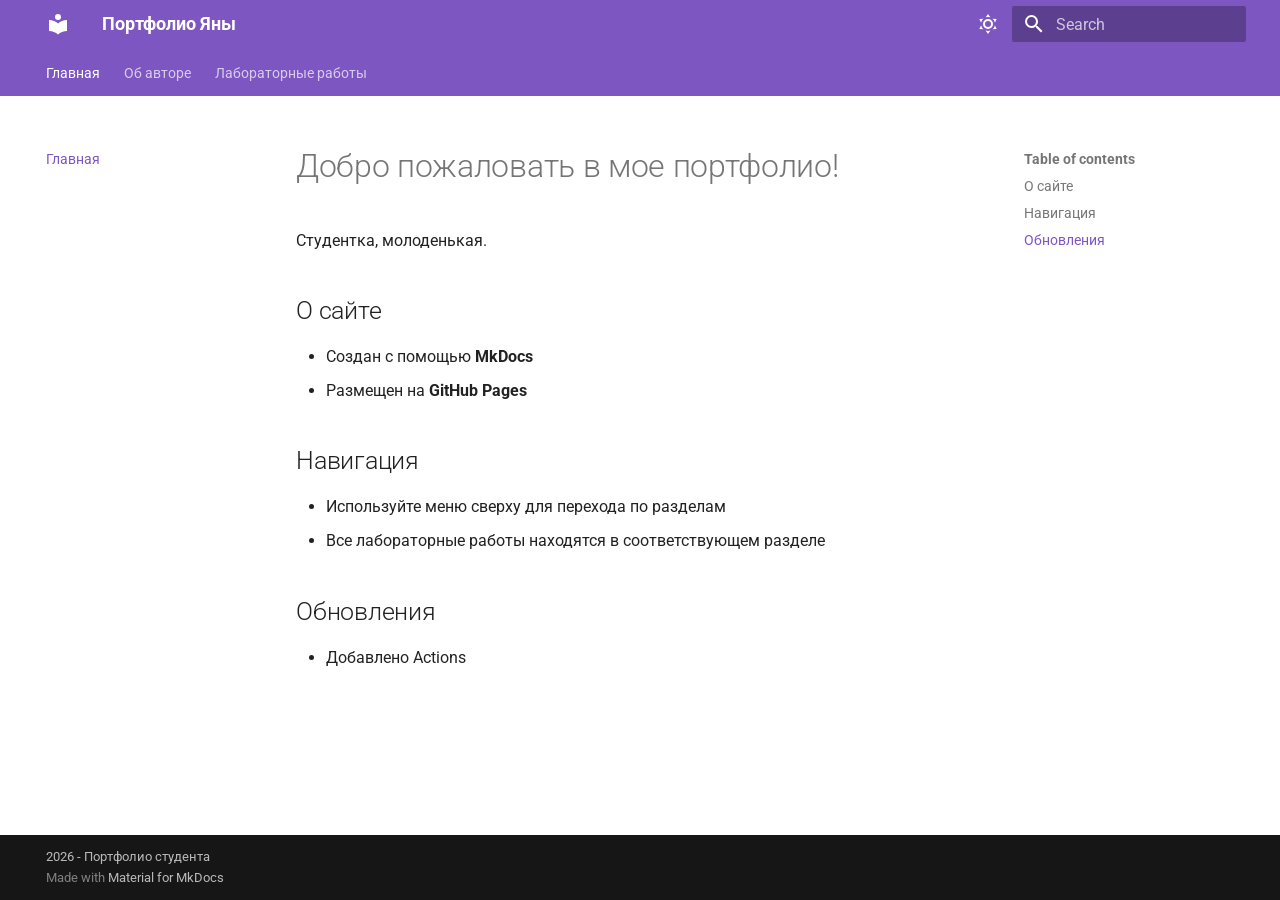
<file: index.html>
<!doctype html>
<html lang="en" class="no-js">
  <head>
    
      <meta charset="utf-8">
      <meta name="viewport" content="width=device-width,initial-scale=1">
      
      
        <meta name="author" content="Яна Литвиновская">
      
      
        <link rel="canonical" href="https://yanavlitv.github.io/">
      
      
      
        <link rel="next" href="about/">
      
      
        
      
      
      <link rel="icon" href="assets/images/favicon.png">
      <meta name="generator" content="mkdocs-1.6.1, mkdocs-material-9.7.6">
    
    
      
        <title>Портфолио Яны</title>
      
    
    
      <link rel="stylesheet" href="assets/stylesheets/main.484c7ddc.min.css">
      
        
        <link rel="stylesheet" href="assets/stylesheets/palette.ab4e12ef.min.css">
      
      


    
    
      
    
    
      
        
        
        <link rel="preconnect" href="https://fonts.gstatic.com" crossorigin>
        <link rel="stylesheet" href="https://fonts.googleapis.com/css?family=Roboto:300,300i,400,400i,700,700i%7CRoboto+Mono:400,400i,700,700i&display=fallback">
        <style>:root{--md-text-font:"Roboto";--md-code-font:"Roboto Mono"}</style>
      
    
    
      <link rel="stylesheet" href="stylesheets/images.css">
    
    <script>__md_scope=new URL(".",location),__md_hash=e=>[...e].reduce(((e,_)=>(e<<5)-e+_.charCodeAt(0)),0),__md_get=(e,_=localStorage,t=__md_scope)=>JSON.parse(_.getItem(t.pathname+"."+e)),__md_set=(e,_,t=localStorage,a=__md_scope)=>{try{t.setItem(a.pathname+"."+e,JSON.stringify(_))}catch(e){}}</script>
    
      

    
    
  </head>
  
  
    
    
      
    
    
    
    
    <body dir="ltr" data-md-color-scheme="default" data-md-color-primary="deep-purple" data-md-color-accent="purple">
  
    
    <input class="md-toggle" data-md-toggle="drawer" type="checkbox" id="__drawer" autocomplete="off">
    <input class="md-toggle" data-md-toggle="search" type="checkbox" id="__search" autocomplete="off">
    <label class="md-overlay" for="__drawer"></label>
    <div data-md-component="skip">
      
        
        <a href="#_1" class="md-skip">
          Skip to content
        </a>
      
    </div>
    <div data-md-component="announce">
      
    </div>
    
    
      

<header class="md-header" data-md-component="header">
  <nav class="md-header__inner md-grid" aria-label="Header">
    <a href="." title="Портфолио Яны" class="md-header__button md-logo" aria-label="Портфолио Яны" data-md-component="logo">
      
  
  <svg xmlns="http://www.w3.org/2000/svg" viewBox="0 0 24 24"><path d="M12 8a3 3 0 0 0 3-3 3 3 0 0 0-3-3 3 3 0 0 0-3 3 3 3 0 0 0 3 3m0 3.54C9.64 9.35 6.5 8 3 8v11c3.5 0 6.64 1.35 9 3.54 2.36-2.19 5.5-3.54 9-3.54V8c-3.5 0-6.64 1.35-9 3.54"/></svg>

    </a>
    <label class="md-header__button md-icon" for="__drawer">
      
      <svg xmlns="http://www.w3.org/2000/svg" viewBox="0 0 24 24"><path d="M3 6h18v2H3zm0 5h18v2H3zm0 5h18v2H3z"/></svg>
    </label>
    <div class="md-header__title" data-md-component="header-title">
      <div class="md-header__ellipsis">
        <div class="md-header__topic">
          <span class="md-ellipsis">
            Портфолио Яны
          </span>
        </div>
        <div class="md-header__topic" data-md-component="header-topic">
          <span class="md-ellipsis">
            
              Главная
            
          </span>
        </div>
      </div>
    </div>
    
      
        <form class="md-header__option" data-md-component="palette">
  
    
    
    
    <input class="md-option" data-md-color-media="" data-md-color-scheme="default" data-md-color-primary="deep-purple" data-md-color-accent="purple"  aria-label="Переключить на темную тему"  type="radio" name="__palette" id="__palette_0">
    
      <label class="md-header__button md-icon" title="Переключить на темную тему" for="__palette_1" hidden>
        <svg xmlns="http://www.w3.org/2000/svg" viewBox="0 0 24 24"><path d="M12 7a5 5 0 0 1 5 5 5 5 0 0 1-5 5 5 5 0 0 1-5-5 5 5 0 0 1 5-5m0 2a3 3 0 0 0-3 3 3 3 0 0 0 3 3 3 3 0 0 0 3-3 3 3 0 0 0-3-3m0-7 2.39 3.42C13.65 5.15 12.84 5 12 5s-1.65.15-2.39.42zM3.34 7l4.16-.35A7.2 7.2 0 0 0 5.94 8.5c-.44.74-.69 1.5-.83 2.29zm.02 10 1.76-3.77a7.131 7.131 0 0 0 2.38 4.14zM20.65 7l-1.77 3.79a7.02 7.02 0 0 0-2.38-4.15zm-.01 10-4.14.36c.59-.51 1.12-1.14 1.54-1.86.42-.73.69-1.5.83-2.29zM12 22l-2.41-3.44c.74.27 1.55.44 2.41.44.82 0 1.63-.17 2.37-.44z"/></svg>
      </label>
    
  
    
    
    
    <input class="md-option" data-md-color-media="" data-md-color-scheme="slate" data-md-color-primary="deep-purple" data-md-color-accent="purple"  aria-label="Переключить на светлую тему"  type="radio" name="__palette" id="__palette_1">
    
      <label class="md-header__button md-icon" title="Переключить на светлую тему" for="__palette_0" hidden>
        <svg xmlns="http://www.w3.org/2000/svg" viewBox="0 0 24 24"><path d="m17.75 4.09-2.53 1.94.91 3.06-2.63-1.81-2.63 1.81.91-3.06-2.53-1.94L12.44 4l1.06-3 1.06 3zm3.5 6.91-1.64 1.25.59 1.98-1.7-1.17-1.7 1.17.59-1.98L15.75 11l2.06-.05L18.5 9l.69 1.95zm-2.28 4.95c.83-.08 1.72 1.1 1.19 1.85-.32.45-.66.87-1.08 1.27C15.17 23 8.84 23 4.94 19.07c-3.91-3.9-3.91-10.24 0-14.14.4-.4.82-.76 1.27-1.08.75-.53 1.93.36 1.85 1.19-.27 2.86.69 5.83 2.89 8.02a9.96 9.96 0 0 0 8.02 2.89m-1.64 2.02a12.08 12.08 0 0 1-7.8-3.47c-2.17-2.19-3.33-5-3.49-7.82-2.81 3.14-2.7 7.96.31 10.98 3.02 3.01 7.84 3.12 10.98.31"/></svg>
      </label>
    
  
</form>
      
    
    
      <script>var palette=__md_get("__palette");if(palette&&palette.color){if("(prefers-color-scheme)"===palette.color.media){var media=matchMedia("(prefers-color-scheme: light)"),input=document.querySelector(media.matches?"[data-md-color-media='(prefers-color-scheme: light)']":"[data-md-color-media='(prefers-color-scheme: dark)']");palette.color.media=input.getAttribute("data-md-color-media"),palette.color.scheme=input.getAttribute("data-md-color-scheme"),palette.color.primary=input.getAttribute("data-md-color-primary"),palette.color.accent=input.getAttribute("data-md-color-accent")}for(var[key,value]of Object.entries(palette.color))document.body.setAttribute("data-md-color-"+key,value)}</script>
    
    
    
      
      
        <label class="md-header__button md-icon" for="__search">
          
          <svg xmlns="http://www.w3.org/2000/svg" viewBox="0 0 24 24"><path d="M9.5 3A6.5 6.5 0 0 1 16 9.5c0 1.61-.59 3.09-1.56 4.23l.27.27h.79l5 5-1.5 1.5-5-5v-.79l-.27-.27A6.52 6.52 0 0 1 9.5 16 6.5 6.5 0 0 1 3 9.5 6.5 6.5 0 0 1 9.5 3m0 2C7 5 5 7 5 9.5S7 14 9.5 14 14 12 14 9.5 12 5 9.5 5"/></svg>
        </label>
        <div class="md-search" data-md-component="search" role="dialog">
  <label class="md-search__overlay" for="__search"></label>
  <div class="md-search__inner" role="search">
    <form class="md-search__form" name="search">
      <input type="text" class="md-search__input" name="query" aria-label="Search" placeholder="Search" autocapitalize="off" autocorrect="off" autocomplete="off" spellcheck="false" data-md-component="search-query" required>
      <label class="md-search__icon md-icon" for="__search">
        
        <svg xmlns="http://www.w3.org/2000/svg" viewBox="0 0 24 24"><path d="M9.5 3A6.5 6.5 0 0 1 16 9.5c0 1.61-.59 3.09-1.56 4.23l.27.27h.79l5 5-1.5 1.5-5-5v-.79l-.27-.27A6.52 6.52 0 0 1 9.5 16 6.5 6.5 0 0 1 3 9.5 6.5 6.5 0 0 1 9.5 3m0 2C7 5 5 7 5 9.5S7 14 9.5 14 14 12 14 9.5 12 5 9.5 5"/></svg>
        
        <svg xmlns="http://www.w3.org/2000/svg" viewBox="0 0 24 24"><path d="M20 11v2H8l5.5 5.5-1.42 1.42L4.16 12l7.92-7.92L13.5 5.5 8 11z"/></svg>
      </label>
      <nav class="md-search__options" aria-label="Search">
        
        <button type="reset" class="md-search__icon md-icon" title="Clear" aria-label="Clear" tabindex="-1">
          
          <svg xmlns="http://www.w3.org/2000/svg" viewBox="0 0 24 24"><path d="M19 6.41 17.59 5 12 10.59 6.41 5 5 6.41 10.59 12 5 17.59 6.41 19 12 13.41 17.59 19 19 17.59 13.41 12z"/></svg>
        </button>
      </nav>
      
    </form>
    <div class="md-search__output">
      <div class="md-search__scrollwrap" tabindex="0" data-md-scrollfix>
        <div class="md-search-result" data-md-component="search-result">
          <div class="md-search-result__meta">
            Initializing search
          </div>
          <ol class="md-search-result__list" role="presentation"></ol>
        </div>
      </div>
    </div>
  </div>
</div>
      
    
    
  </nav>
  
</header>
    
    <div class="md-container" data-md-component="container">
      
      
        
          
            
<nav class="md-tabs" aria-label="Tabs" data-md-component="tabs">
  <div class="md-grid">
    <ul class="md-tabs__list">
      
        
  
  
  
    
  
  
    <li class="md-tabs__item md-tabs__item--active">
      <a href="." class="md-tabs__link">
        
  
  
    
  
  Главная

      </a>
    </li>
  

      
        
  
  
  
  
    <li class="md-tabs__item">
      <a href="about/" class="md-tabs__link">
        
  
  
    
  
  Об авторе

      </a>
    </li>
  

      
        
  
  
  
  
    
    
      <li class="md-tabs__item">
        <a href="labs/lab1/" class="md-tabs__link">
          
  
  
  Лабораторные работы

        </a>
      </li>
    
  

      
    </ul>
  </div>
</nav>
          
        
      
      <main class="md-main" data-md-component="main">
        <div class="md-main__inner md-grid">
          
            
              
              <div class="md-sidebar md-sidebar--primary" data-md-component="sidebar" data-md-type="navigation" >
                <div class="md-sidebar__scrollwrap">
                  <div class="md-sidebar__inner">
                    


  


<nav class="md-nav md-nav--primary md-nav--lifted" aria-label="Navigation" data-md-level="0">
  <label class="md-nav__title" for="__drawer">
    <a href="." title="Портфолио Яны" class="md-nav__button md-logo" aria-label="Портфолио Яны" data-md-component="logo">
      
  
  <svg xmlns="http://www.w3.org/2000/svg" viewBox="0 0 24 24"><path d="M12 8a3 3 0 0 0 3-3 3 3 0 0 0-3-3 3 3 0 0 0-3 3 3 3 0 0 0 3 3m0 3.54C9.64 9.35 6.5 8 3 8v11c3.5 0 6.64 1.35 9 3.54 2.36-2.19 5.5-3.54 9-3.54V8c-3.5 0-6.64 1.35-9 3.54"/></svg>

    </a>
    Портфолио Яны
  </label>
  
  <ul class="md-nav__list" data-md-scrollfix>
    
      
      
  
  
    
  
  
  
    <li class="md-nav__item md-nav__item--active">
      
      <input class="md-nav__toggle md-toggle" type="checkbox" id="__toc">
      
      
        
      
      
        <label class="md-nav__link md-nav__link--active" for="__toc">
          
  
  
  <span class="md-ellipsis">
    
  
    Главная
  

    
  </span>
  
  

          <span class="md-nav__icon md-icon"></span>
        </label>
      
      <a href="." class="md-nav__link md-nav__link--active">
        
  
  
  <span class="md-ellipsis">
    
  
    Главная
  

    
  </span>
  
  

      </a>
      
        

<nav class="md-nav md-nav--secondary" aria-label="Table of contents">
  
  
  
    
  
  
    <label class="md-nav__title" for="__toc">
      <span class="md-nav__icon md-icon"></span>
      Table of contents
    </label>
    <ul class="md-nav__list" data-md-component="toc" data-md-scrollfix>
      
        <li class="md-nav__item">
  <a href="#_2" class="md-nav__link">
    <span class="md-ellipsis">
      
        О сайте
      
    </span>
  </a>
  
</li>
      
        <li class="md-nav__item">
  <a href="#_3" class="md-nav__link">
    <span class="md-ellipsis">
      
        Навигация
      
    </span>
  </a>
  
</li>
      
        <li class="md-nav__item">
  <a href="#_4" class="md-nav__link">
    <span class="md-ellipsis">
      
        Обновления
      
    </span>
  </a>
  
</li>
      
    </ul>
  
</nav>
      
    </li>
  

    
      
      
  
  
  
  
    <li class="md-nav__item">
      <a href="about/" class="md-nav__link">
        
  
  
  <span class="md-ellipsis">
    
  
    Об авторе
  

    
  </span>
  
  

      </a>
    </li>
  

    
      
      
  
  
  
  
    
    
    
    
      
      
    
    
    <li class="md-nav__item md-nav__item--nested">
      
        
        
        <input class="md-nav__toggle md-toggle " type="checkbox" id="__nav_3" >
        
          
          <label class="md-nav__link" for="__nav_3" id="__nav_3_label" tabindex="0">
            
  
  
  <span class="md-ellipsis">
    
  
    Лабораторные работы
  

    
  </span>
  
  

            <span class="md-nav__icon md-icon"></span>
          </label>
        
        <nav class="md-nav" data-md-level="1" aria-labelledby="__nav_3_label" aria-expanded="false">
          <label class="md-nav__title" for="__nav_3">
            <span class="md-nav__icon md-icon"></span>
            
  
    Лабораторные работы
  

          </label>
          <ul class="md-nav__list" data-md-scrollfix>
            
              
                
  
  
  
  
    <li class="md-nav__item">
      <a href="labs/lab1/" class="md-nav__link">
        
  
  
  <span class="md-ellipsis">
    
  
    Лабораторная 1
  

    
  </span>
  
  

      </a>
    </li>
  

              
            
              
                
  
  
  
  
    <li class="md-nav__item">
      <a href="labs/lab2/" class="md-nav__link">
        
  
  
  <span class="md-ellipsis">
    
  
    Лабораторная 2
  

    
  </span>
  
  

      </a>
    </li>
  

              
            
          </ul>
        </nav>
      
    </li>
  

    
  </ul>
</nav>
                  </div>
                </div>
              </div>
            
            
              
              <div class="md-sidebar md-sidebar--secondary" data-md-component="sidebar" data-md-type="toc" >
                <div class="md-sidebar__scrollwrap">
                  <div class="md-sidebar__inner">
                    

<nav class="md-nav md-nav--secondary" aria-label="Table of contents">
  
  
  
    
  
  
    <label class="md-nav__title" for="__toc">
      <span class="md-nav__icon md-icon"></span>
      Table of contents
    </label>
    <ul class="md-nav__list" data-md-component="toc" data-md-scrollfix>
      
        <li class="md-nav__item">
  <a href="#_2" class="md-nav__link">
    <span class="md-ellipsis">
      
        О сайте
      
    </span>
  </a>
  
</li>
      
        <li class="md-nav__item">
  <a href="#_3" class="md-nav__link">
    <span class="md-ellipsis">
      
        Навигация
      
    </span>
  </a>
  
</li>
      
        <li class="md-nav__item">
  <a href="#_4" class="md-nav__link">
    <span class="md-ellipsis">
      
        Обновления
      
    </span>
  </a>
  
</li>
      
    </ul>
  
</nav>
                  </div>
                </div>
              </div>
            
          
          
            <div class="md-content" data-md-component="content">
              
              <article class="md-content__inner md-typeset">
                
                  



<h1 id="_1">Добро пожаловать в мое портфолио!</h1>
<p>Студентка, молоденькая.</p>
<h2 id="_2">О сайте</h2>
<ul>
<li>Создан с помощью <strong>MkDocs</strong></li>
<li>Размещен на <strong>GitHub Pages</strong></li>
</ul>
<h2 id="_3">Навигация</h2>
<ul>
<li>Используйте меню сверху для перехода по разделам</li>
<li>Все лабораторные работы находятся в соответствующем разделе</li>
</ul>
<h2 id="_4">Обновления</h2>
<ul>
<li>Добавлено Actions</li>
</ul>












                
              </article>
            </div>
          
          
<script>var target=document.getElementById(location.hash.slice(1));target&&target.name&&(target.checked=target.name.startsWith("__tabbed_"))</script>
        </div>
        
          <button type="button" class="md-top md-icon" data-md-component="top" hidden>
  
  <svg xmlns="http://www.w3.org/2000/svg" viewBox="0 0 24 24"><path d="M13 20h-2V8l-5.5 5.5-1.42-1.42L12 4.16l7.92 7.92-1.42 1.42L13 8z"/></svg>
  Back to top
</button>
        
      </main>
      
        <footer class="md-footer">
  
  <div class="md-footer-meta md-typeset">
    <div class="md-footer-meta__inner md-grid">
      <div class="md-copyright">
  
    <div class="md-copyright__highlight">
      2026 - Портфолио студента
    </div>
  
  
    Made with
    <a href="https://squidfunk.github.io/mkdocs-material/" target="_blank" rel="noopener">
      Material for MkDocs
    </a>
  
</div>
      
    </div>
  </div>
</footer>
      
    </div>
    <div class="md-dialog" data-md-component="dialog">
      <div class="md-dialog__inner md-typeset"></div>
    </div>
    
    
    
      
      
      <script id="__config" type="application/json">{"annotate": null, "base": ".", "features": ["navigation.tabs", "navigation.top", "content.code.copy"], "search": "assets/javascripts/workers/search.2c215733.min.js", "tags": null, "translations": {"clipboard.copied": "Copied to clipboard", "clipboard.copy": "Copy to clipboard", "search.result.more.one": "1 more on this page", "search.result.more.other": "# more on this page", "search.result.none": "No matching documents", "search.result.one": "1 matching document", "search.result.other": "# matching documents", "search.result.placeholder": "Type to start searching", "search.result.term.missing": "Missing", "select.version": "Select version"}, "version": null}</script>
    
    
      <script src="assets/javascripts/bundle.79ae519e.min.js"></script>
      
    
  </body>
</html>
</file>
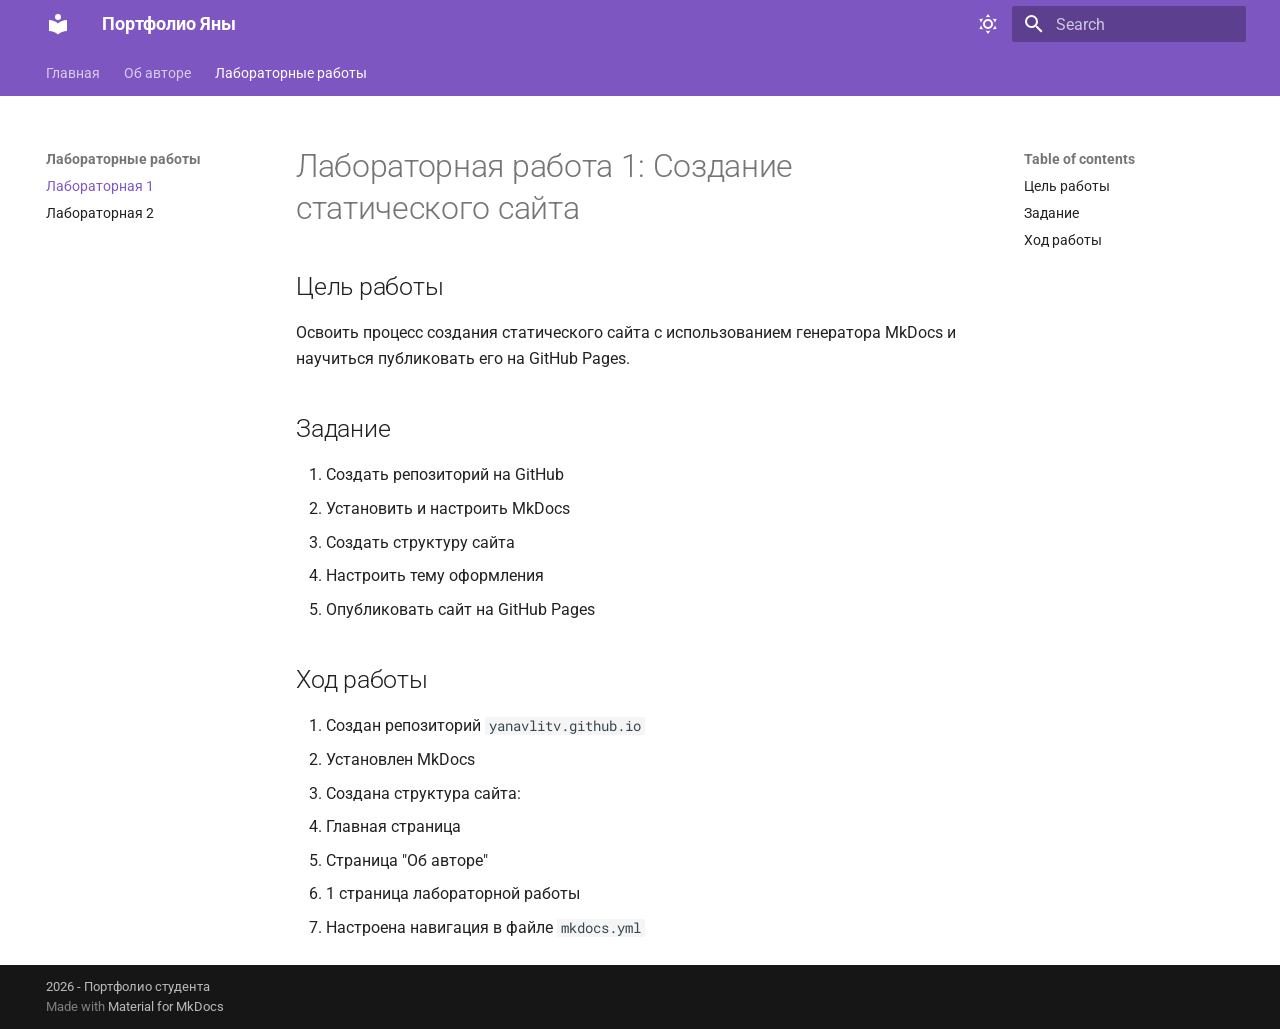
<file: labs/lab1/index.html>
<!doctype html>
<html lang="en" class="no-js">
  <head>
    
      <meta charset="utf-8">
      <meta name="viewport" content="width=device-width,initial-scale=1">
      
      
        <meta name="author" content="Яна Литвиновская">
      
      
        <link rel="canonical" href="https://yanavlitv.github.io/labs/lab1/">
      
      
        <link rel="prev" href="../../about/">
      
      
        <link rel="next" href="../lab2/">
      
      
        
      
      
      <link rel="icon" href="../../assets/images/favicon.png">
      <meta name="generator" content="mkdocs-1.6.1, mkdocs-material-9.7.6">
    
    
      
        <title>Лабораторная 1 - Портфолио Яны</title>
      
    
    
      <link rel="stylesheet" href="../../assets/stylesheets/main.484c7ddc.min.css">
      
        
        <link rel="stylesheet" href="../../assets/stylesheets/palette.ab4e12ef.min.css">
      
      


    
    
      
    
    
      
        
        
        <link rel="preconnect" href="https://fonts.gstatic.com" crossorigin>
        <link rel="stylesheet" href="https://fonts.googleapis.com/css?family=Roboto:300,300i,400,400i,700,700i%7CRoboto+Mono:400,400i,700,700i&display=fallback">
        <style>:root{--md-text-font:"Roboto";--md-code-font:"Roboto Mono"}</style>
      
    
    
      <link rel="stylesheet" href="../../stylesheets/images.css">
    
    <script>__md_scope=new URL("../..",location),__md_hash=e=>[...e].reduce(((e,_)=>(e<<5)-e+_.charCodeAt(0)),0),__md_get=(e,_=localStorage,t=__md_scope)=>JSON.parse(_.getItem(t.pathname+"."+e)),__md_set=(e,_,t=localStorage,a=__md_scope)=>{try{t.setItem(a.pathname+"."+e,JSON.stringify(_))}catch(e){}}</script>
    
      

    
    
  </head>
  
  
    
    
      
    
    
    
    
    <body dir="ltr" data-md-color-scheme="default" data-md-color-primary="deep-purple" data-md-color-accent="purple">
  
    
    <input class="md-toggle" data-md-toggle="drawer" type="checkbox" id="__drawer" autocomplete="off">
    <input class="md-toggle" data-md-toggle="search" type="checkbox" id="__search" autocomplete="off">
    <label class="md-overlay" for="__drawer"></label>
    <div data-md-component="skip">
      
        
        <a href="#1" class="md-skip">
          Skip to content
        </a>
      
    </div>
    <div data-md-component="announce">
      
    </div>
    
    
      

<header class="md-header" data-md-component="header">
  <nav class="md-header__inner md-grid" aria-label="Header">
    <a href="../.." title="Портфолио Яны" class="md-header__button md-logo" aria-label="Портфолио Яны" data-md-component="logo">
      
  
  <svg xmlns="http://www.w3.org/2000/svg" viewBox="0 0 24 24"><path d="M12 8a3 3 0 0 0 3-3 3 3 0 0 0-3-3 3 3 0 0 0-3 3 3 3 0 0 0 3 3m0 3.54C9.64 9.35 6.5 8 3 8v11c3.5 0 6.64 1.35 9 3.54 2.36-2.19 5.5-3.54 9-3.54V8c-3.5 0-6.64 1.35-9 3.54"/></svg>

    </a>
    <label class="md-header__button md-icon" for="__drawer">
      
      <svg xmlns="http://www.w3.org/2000/svg" viewBox="0 0 24 24"><path d="M3 6h18v2H3zm0 5h18v2H3zm0 5h18v2H3z"/></svg>
    </label>
    <div class="md-header__title" data-md-component="header-title">
      <div class="md-header__ellipsis">
        <div class="md-header__topic">
          <span class="md-ellipsis">
            Портфолио Яны
          </span>
        </div>
        <div class="md-header__topic" data-md-component="header-topic">
          <span class="md-ellipsis">
            
              Лабораторная 1
            
          </span>
        </div>
      </div>
    </div>
    
      
        <form class="md-header__option" data-md-component="palette">
  
    
    
    
    <input class="md-option" data-md-color-media="" data-md-color-scheme="default" data-md-color-primary="deep-purple" data-md-color-accent="purple"  aria-label="Переключить на темную тему"  type="radio" name="__palette" id="__palette_0">
    
      <label class="md-header__button md-icon" title="Переключить на темную тему" for="__palette_1" hidden>
        <svg xmlns="http://www.w3.org/2000/svg" viewBox="0 0 24 24"><path d="M12 7a5 5 0 0 1 5 5 5 5 0 0 1-5 5 5 5 0 0 1-5-5 5 5 0 0 1 5-5m0 2a3 3 0 0 0-3 3 3 3 0 0 0 3 3 3 3 0 0 0 3-3 3 3 0 0 0-3-3m0-7 2.39 3.42C13.65 5.15 12.84 5 12 5s-1.65.15-2.39.42zM3.34 7l4.16-.35A7.2 7.2 0 0 0 5.94 8.5c-.44.74-.69 1.5-.83 2.29zm.02 10 1.76-3.77a7.131 7.131 0 0 0 2.38 4.14zM20.65 7l-1.77 3.79a7.02 7.02 0 0 0-2.38-4.15zm-.01 10-4.14.36c.59-.51 1.12-1.14 1.54-1.86.42-.73.69-1.5.83-2.29zM12 22l-2.41-3.44c.74.27 1.55.44 2.41.44.82 0 1.63-.17 2.37-.44z"/></svg>
      </label>
    
  
    
    
    
    <input class="md-option" data-md-color-media="" data-md-color-scheme="slate" data-md-color-primary="deep-purple" data-md-color-accent="purple"  aria-label="Переключить на светлую тему"  type="radio" name="__palette" id="__palette_1">
    
      <label class="md-header__button md-icon" title="Переключить на светлую тему" for="__palette_0" hidden>
        <svg xmlns="http://www.w3.org/2000/svg" viewBox="0 0 24 24"><path d="m17.75 4.09-2.53 1.94.91 3.06-2.63-1.81-2.63 1.81.91-3.06-2.53-1.94L12.44 4l1.06-3 1.06 3zm3.5 6.91-1.64 1.25.59 1.98-1.7-1.17-1.7 1.17.59-1.98L15.75 11l2.06-.05L18.5 9l.69 1.95zm-2.28 4.95c.83-.08 1.72 1.1 1.19 1.85-.32.45-.66.87-1.08 1.27C15.17 23 8.84 23 4.94 19.07c-3.91-3.9-3.91-10.24 0-14.14.4-.4.82-.76 1.27-1.08.75-.53 1.93.36 1.85 1.19-.27 2.86.69 5.83 2.89 8.02a9.96 9.96 0 0 0 8.02 2.89m-1.64 2.02a12.08 12.08 0 0 1-7.8-3.47c-2.17-2.19-3.33-5-3.49-7.82-2.81 3.14-2.7 7.96.31 10.98 3.02 3.01 7.84 3.12 10.98.31"/></svg>
      </label>
    
  
</form>
      
    
    
      <script>var palette=__md_get("__palette");if(palette&&palette.color){if("(prefers-color-scheme)"===palette.color.media){var media=matchMedia("(prefers-color-scheme: light)"),input=document.querySelector(media.matches?"[data-md-color-media='(prefers-color-scheme: light)']":"[data-md-color-media='(prefers-color-scheme: dark)']");palette.color.media=input.getAttribute("data-md-color-media"),palette.color.scheme=input.getAttribute("data-md-color-scheme"),palette.color.primary=input.getAttribute("data-md-color-primary"),palette.color.accent=input.getAttribute("data-md-color-accent")}for(var[key,value]of Object.entries(palette.color))document.body.setAttribute("data-md-color-"+key,value)}</script>
    
    
    
      
      
        <label class="md-header__button md-icon" for="__search">
          
          <svg xmlns="http://www.w3.org/2000/svg" viewBox="0 0 24 24"><path d="M9.5 3A6.5 6.5 0 0 1 16 9.5c0 1.61-.59 3.09-1.56 4.23l.27.27h.79l5 5-1.5 1.5-5-5v-.79l-.27-.27A6.52 6.52 0 0 1 9.5 16 6.5 6.5 0 0 1 3 9.5 6.5 6.5 0 0 1 9.5 3m0 2C7 5 5 7 5 9.5S7 14 9.5 14 14 12 14 9.5 12 5 9.5 5"/></svg>
        </label>
        <div class="md-search" data-md-component="search" role="dialog">
  <label class="md-search__overlay" for="__search"></label>
  <div class="md-search__inner" role="search">
    <form class="md-search__form" name="search">
      <input type="text" class="md-search__input" name="query" aria-label="Search" placeholder="Search" autocapitalize="off" autocorrect="off" autocomplete="off" spellcheck="false" data-md-component="search-query" required>
      <label class="md-search__icon md-icon" for="__search">
        
        <svg xmlns="http://www.w3.org/2000/svg" viewBox="0 0 24 24"><path d="M9.5 3A6.5 6.5 0 0 1 16 9.5c0 1.61-.59 3.09-1.56 4.23l.27.27h.79l5 5-1.5 1.5-5-5v-.79l-.27-.27A6.52 6.52 0 0 1 9.5 16 6.5 6.5 0 0 1 3 9.5 6.5 6.5 0 0 1 9.5 3m0 2C7 5 5 7 5 9.5S7 14 9.5 14 14 12 14 9.5 12 5 9.5 5"/></svg>
        
        <svg xmlns="http://www.w3.org/2000/svg" viewBox="0 0 24 24"><path d="M20 11v2H8l5.5 5.5-1.42 1.42L4.16 12l7.92-7.92L13.5 5.5 8 11z"/></svg>
      </label>
      <nav class="md-search__options" aria-label="Search">
        
        <button type="reset" class="md-search__icon md-icon" title="Clear" aria-label="Clear" tabindex="-1">
          
          <svg xmlns="http://www.w3.org/2000/svg" viewBox="0 0 24 24"><path d="M19 6.41 17.59 5 12 10.59 6.41 5 5 6.41 10.59 12 5 17.59 6.41 19 12 13.41 17.59 19 19 17.59 13.41 12z"/></svg>
        </button>
      </nav>
      
    </form>
    <div class="md-search__output">
      <div class="md-search__scrollwrap" tabindex="0" data-md-scrollfix>
        <div class="md-search-result" data-md-component="search-result">
          <div class="md-search-result__meta">
            Initializing search
          </div>
          <ol class="md-search-result__list" role="presentation"></ol>
        </div>
      </div>
    </div>
  </div>
</div>
      
    
    
  </nav>
  
</header>
    
    <div class="md-container" data-md-component="container">
      
      
        
          
            
<nav class="md-tabs" aria-label="Tabs" data-md-component="tabs">
  <div class="md-grid">
    <ul class="md-tabs__list">
      
        
  
  
  
  
    <li class="md-tabs__item">
      <a href="../.." class="md-tabs__link">
        
  
  
    
  
  Главная

      </a>
    </li>
  

      
        
  
  
  
  
    <li class="md-tabs__item">
      <a href="../../about/" class="md-tabs__link">
        
  
  
    
  
  Об авторе

      </a>
    </li>
  

      
        
  
  
  
    
  
  
    
    
      <li class="md-tabs__item md-tabs__item--active">
        <a href="./" class="md-tabs__link">
          
  
  
  Лабораторные работы

        </a>
      </li>
    
  

      
    </ul>
  </div>
</nav>
          
        
      
      <main class="md-main" data-md-component="main">
        <div class="md-main__inner md-grid">
          
            
              
              <div class="md-sidebar md-sidebar--primary" data-md-component="sidebar" data-md-type="navigation" >
                <div class="md-sidebar__scrollwrap">
                  <div class="md-sidebar__inner">
                    


  


<nav class="md-nav md-nav--primary md-nav--lifted" aria-label="Navigation" data-md-level="0">
  <label class="md-nav__title" for="__drawer">
    <a href="../.." title="Портфолио Яны" class="md-nav__button md-logo" aria-label="Портфолио Яны" data-md-component="logo">
      
  
  <svg xmlns="http://www.w3.org/2000/svg" viewBox="0 0 24 24"><path d="M12 8a3 3 0 0 0 3-3 3 3 0 0 0-3-3 3 3 0 0 0-3 3 3 3 0 0 0 3 3m0 3.54C9.64 9.35 6.5 8 3 8v11c3.5 0 6.64 1.35 9 3.54 2.36-2.19 5.5-3.54 9-3.54V8c-3.5 0-6.64 1.35-9 3.54"/></svg>

    </a>
    Портфолио Яны
  </label>
  
  <ul class="md-nav__list" data-md-scrollfix>
    
      
      
  
  
  
  
    <li class="md-nav__item">
      <a href="../.." class="md-nav__link">
        
  
  
  <span class="md-ellipsis">
    
  
    Главная
  

    
  </span>
  
  

      </a>
    </li>
  

    
      
      
  
  
  
  
    <li class="md-nav__item">
      <a href="../../about/" class="md-nav__link">
        
  
  
  <span class="md-ellipsis">
    
  
    Об авторе
  

    
  </span>
  
  

      </a>
    </li>
  

    
      
      
  
  
    
  
  
  
    
    
    
    
      
        
        
      
      
    
    
    <li class="md-nav__item md-nav__item--active md-nav__item--section md-nav__item--nested">
      
        
        
        <input class="md-nav__toggle md-toggle " type="checkbox" id="__nav_3" checked>
        
          
          <label class="md-nav__link" for="__nav_3" id="__nav_3_label" tabindex="">
            
  
  
  <span class="md-ellipsis">
    
  
    Лабораторные работы
  

    
  </span>
  
  

            <span class="md-nav__icon md-icon"></span>
          </label>
        
        <nav class="md-nav" data-md-level="1" aria-labelledby="__nav_3_label" aria-expanded="true">
          <label class="md-nav__title" for="__nav_3">
            <span class="md-nav__icon md-icon"></span>
            
  
    Лабораторные работы
  

          </label>
          <ul class="md-nav__list" data-md-scrollfix>
            
              
                
  
  
    
  
  
  
    <li class="md-nav__item md-nav__item--active">
      
      <input class="md-nav__toggle md-toggle" type="checkbox" id="__toc">
      
      
        
      
      
        <label class="md-nav__link md-nav__link--active" for="__toc">
          
  
  
  <span class="md-ellipsis">
    
  
    Лабораторная 1
  

    
  </span>
  
  

          <span class="md-nav__icon md-icon"></span>
        </label>
      
      <a href="./" class="md-nav__link md-nav__link--active">
        
  
  
  <span class="md-ellipsis">
    
  
    Лабораторная 1
  

    
  </span>
  
  

      </a>
      
        

<nav class="md-nav md-nav--secondary" aria-label="Table of contents">
  
  
  
    
  
  
    <label class="md-nav__title" for="__toc">
      <span class="md-nav__icon md-icon"></span>
      Table of contents
    </label>
    <ul class="md-nav__list" data-md-component="toc" data-md-scrollfix>
      
        <li class="md-nav__item">
  <a href="#_1" class="md-nav__link">
    <span class="md-ellipsis">
      
        Цель работы
      
    </span>
  </a>
  
</li>
      
        <li class="md-nav__item">
  <a href="#_2" class="md-nav__link">
    <span class="md-ellipsis">
      
        Задание
      
    </span>
  </a>
  
</li>
      
        <li class="md-nav__item">
  <a href="#_3" class="md-nav__link">
    <span class="md-ellipsis">
      
        Ход работы
      
    </span>
  </a>
  
</li>
      
    </ul>
  
</nav>
      
    </li>
  

              
            
              
                
  
  
  
  
    <li class="md-nav__item">
      <a href="../lab2/" class="md-nav__link">
        
  
  
  <span class="md-ellipsis">
    
  
    Лабораторная 2
  

    
  </span>
  
  

      </a>
    </li>
  

              
            
          </ul>
        </nav>
      
    </li>
  

    
  </ul>
</nav>
                  </div>
                </div>
              </div>
            
            
              
              <div class="md-sidebar md-sidebar--secondary" data-md-component="sidebar" data-md-type="toc" >
                <div class="md-sidebar__scrollwrap">
                  <div class="md-sidebar__inner">
                    

<nav class="md-nav md-nav--secondary" aria-label="Table of contents">
  
  
  
    
  
  
    <label class="md-nav__title" for="__toc">
      <span class="md-nav__icon md-icon"></span>
      Table of contents
    </label>
    <ul class="md-nav__list" data-md-component="toc" data-md-scrollfix>
      
        <li class="md-nav__item">
  <a href="#_1" class="md-nav__link">
    <span class="md-ellipsis">
      
        Цель работы
      
    </span>
  </a>
  
</li>
      
        <li class="md-nav__item">
  <a href="#_2" class="md-nav__link">
    <span class="md-ellipsis">
      
        Задание
      
    </span>
  </a>
  
</li>
      
        <li class="md-nav__item">
  <a href="#_3" class="md-nav__link">
    <span class="md-ellipsis">
      
        Ход работы
      
    </span>
  </a>
  
</li>
      
    </ul>
  
</nav>
                  </div>
                </div>
              </div>
            
          
          
            <div class="md-content" data-md-component="content">
              
              <article class="md-content__inner md-typeset">
                
                  



<h1 id="1">Лабораторная работа 1: Создание статического сайта</h1>
<h2 id="_1">Цель работы</h2>
<p>Освоить процесс создания статического сайта с использованием генератора MkDocs и научиться публиковать его на GitHub Pages.</p>
<h2 id="_2">Задание</h2>
<ol>
<li>Создать репозиторий на GitHub</li>
<li>Установить и настроить MkDocs</li>
<li>Создать структуру сайта</li>
<li>Настроить тему оформления</li>
<li>Опубликовать сайт на GitHub Pages</li>
</ol>
<h2 id="_3">Ход работы</h2>
<ol>
<li>Создан репозиторий <code>yanavlitv.github.io</code></li>
<li>Установлен MkDocs</li>
<li>Создана структура сайта:</li>
<li>Главная страница</li>
<li>Страница "Об авторе"</li>
<li>1 страница лабораторной работы</li>
<li>Настроена навигация в файле <code>mkdocs.yml</code></li>
</ol>












                
              </article>
            </div>
          
          
<script>var target=document.getElementById(location.hash.slice(1));target&&target.name&&(target.checked=target.name.startsWith("__tabbed_"))</script>
        </div>
        
          <button type="button" class="md-top md-icon" data-md-component="top" hidden>
  
  <svg xmlns="http://www.w3.org/2000/svg" viewBox="0 0 24 24"><path d="M13 20h-2V8l-5.5 5.5-1.42-1.42L12 4.16l7.92 7.92-1.42 1.42L13 8z"/></svg>
  Back to top
</button>
        
      </main>
      
        <footer class="md-footer">
  
  <div class="md-footer-meta md-typeset">
    <div class="md-footer-meta__inner md-grid">
      <div class="md-copyright">
  
    <div class="md-copyright__highlight">
      2026 - Портфолио студента
    </div>
  
  
    Made with
    <a href="https://squidfunk.github.io/mkdocs-material/" target="_blank" rel="noopener">
      Material for MkDocs
    </a>
  
</div>
      
    </div>
  </div>
</footer>
      
    </div>
    <div class="md-dialog" data-md-component="dialog">
      <div class="md-dialog__inner md-typeset"></div>
    </div>
    
    
    
      
      
      <script id="__config" type="application/json">{"annotate": null, "base": "../..", "features": ["navigation.tabs", "navigation.top", "content.code.copy"], "search": "../../assets/javascripts/workers/search.2c215733.min.js", "tags": null, "translations": {"clipboard.copied": "Copied to clipboard", "clipboard.copy": "Copy to clipboard", "search.result.more.one": "1 more on this page", "search.result.more.other": "# more on this page", "search.result.none": "No matching documents", "search.result.one": "1 matching document", "search.result.other": "# matching documents", "search.result.placeholder": "Type to start searching", "search.result.term.missing": "Missing", "select.version": "Select version"}, "version": null}</script>
    
    
      <script src="../../assets/javascripts/bundle.79ae519e.min.js"></script>
      
    
  </body>
</html>
</file>
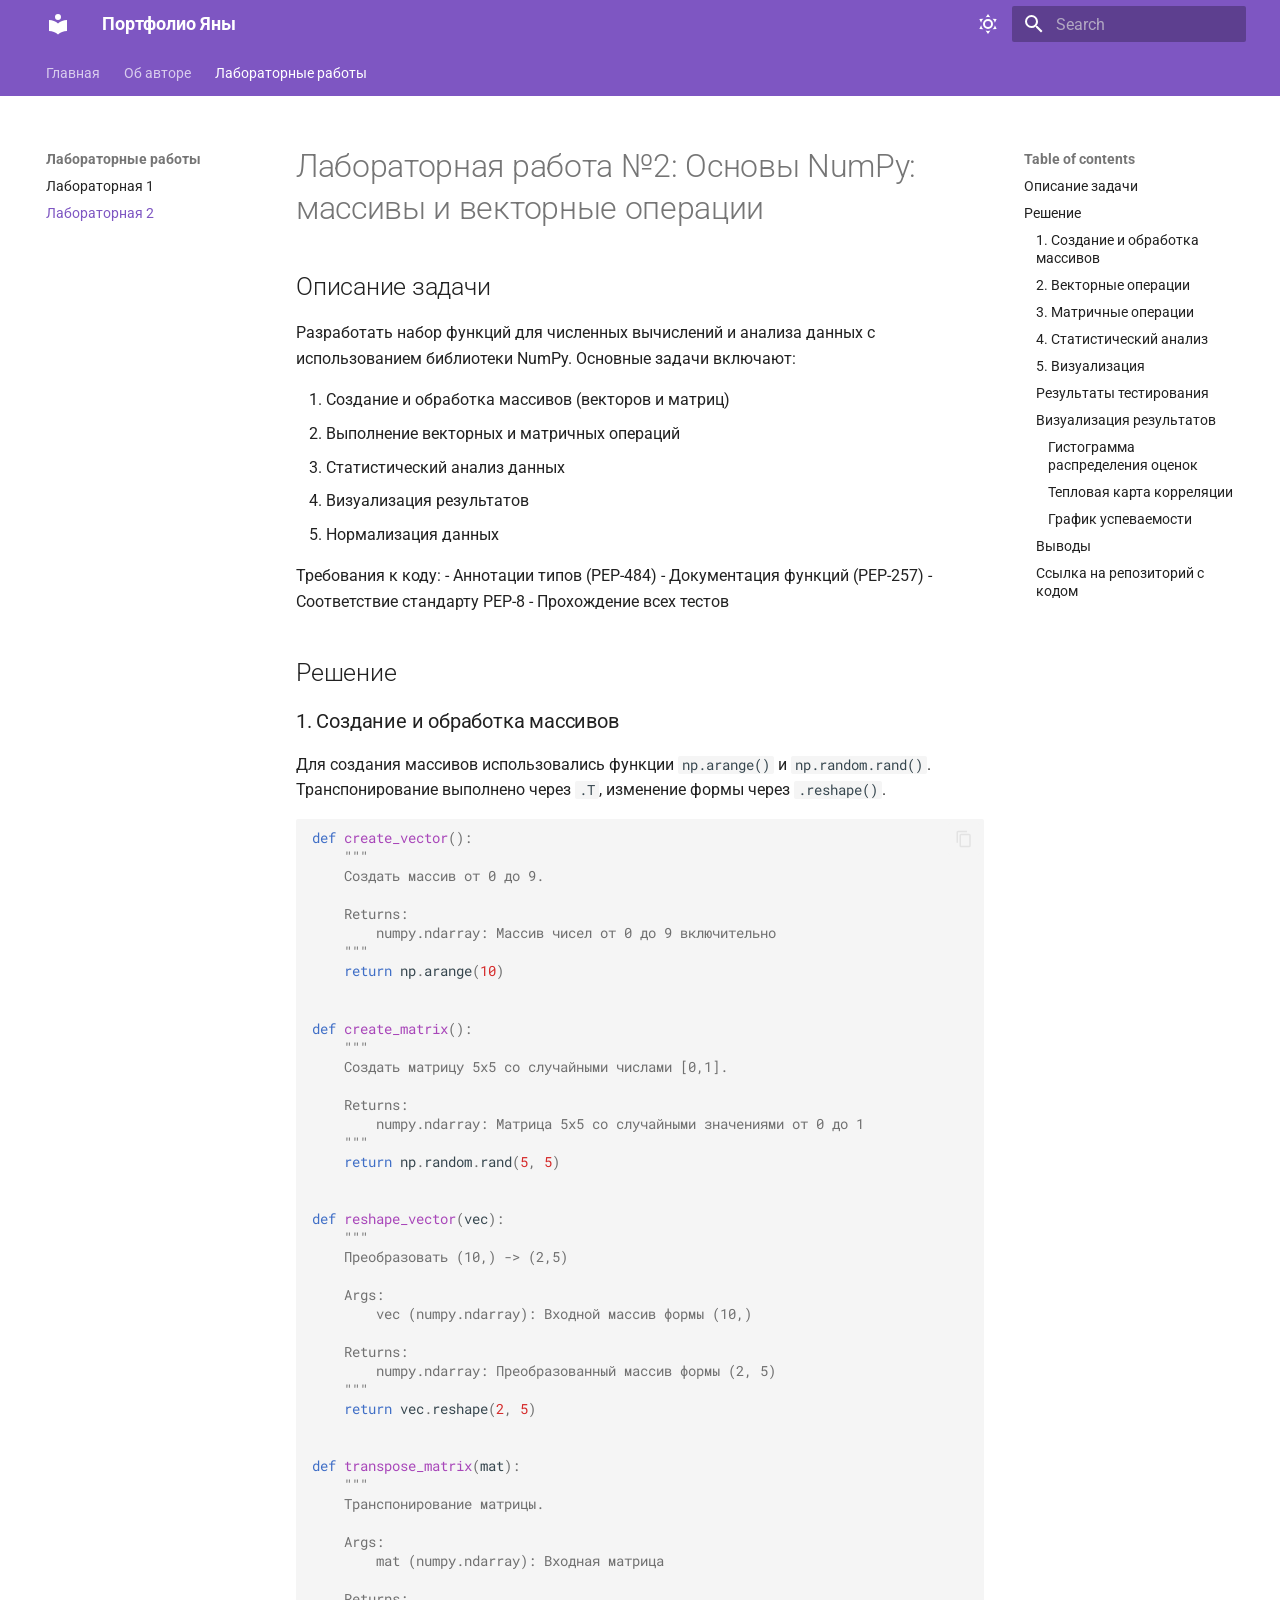
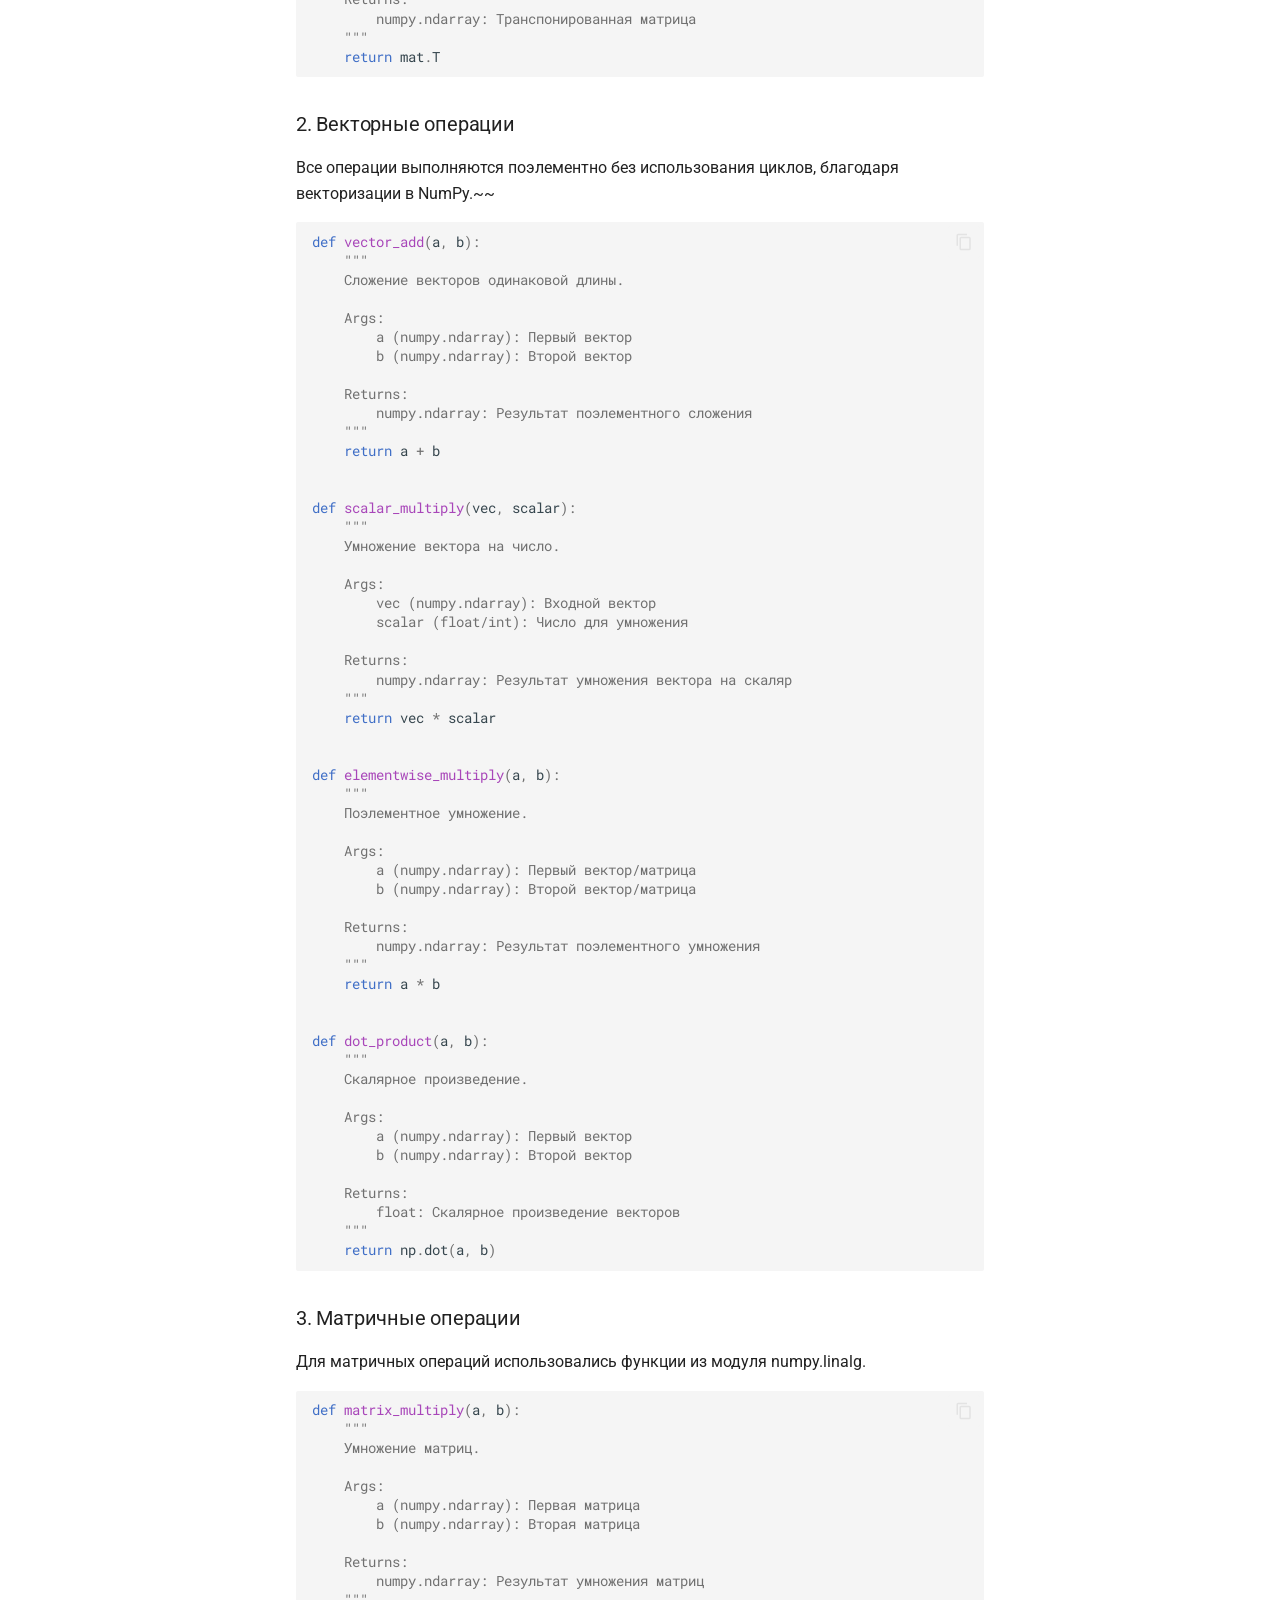
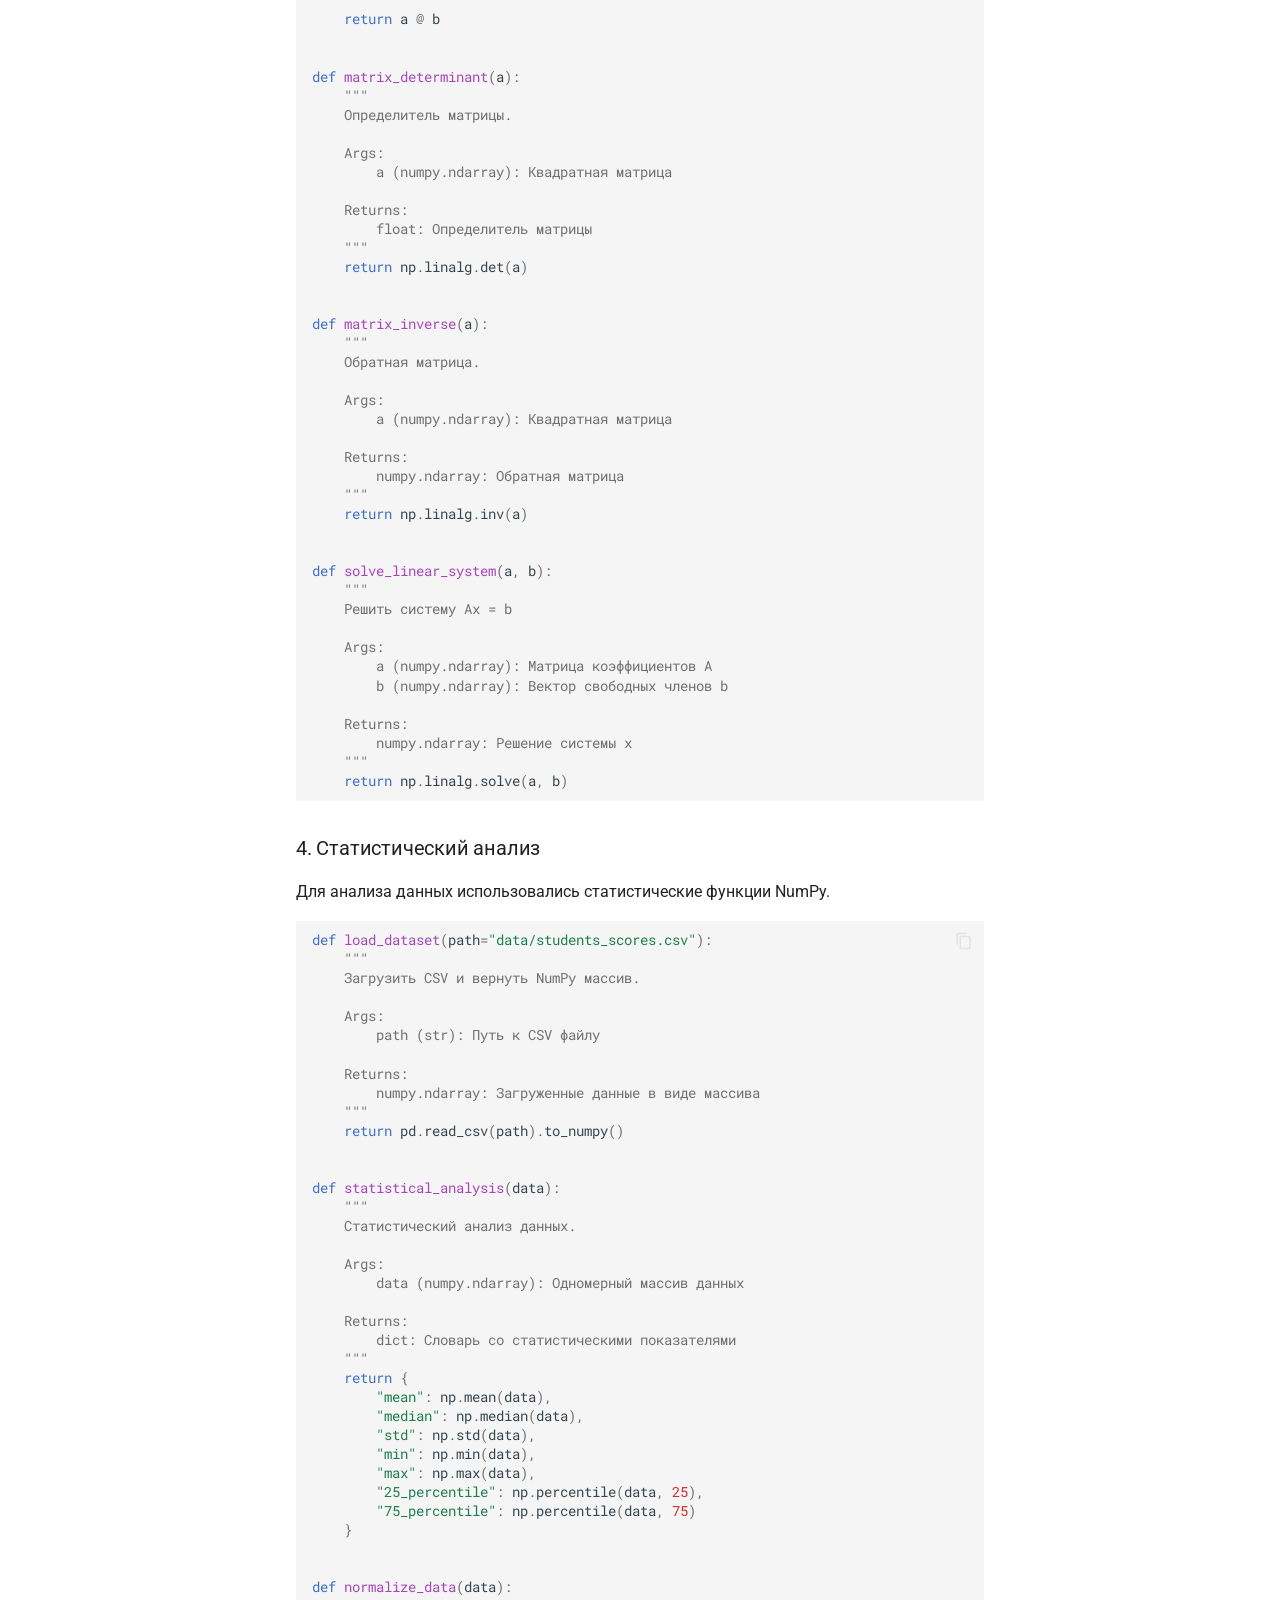
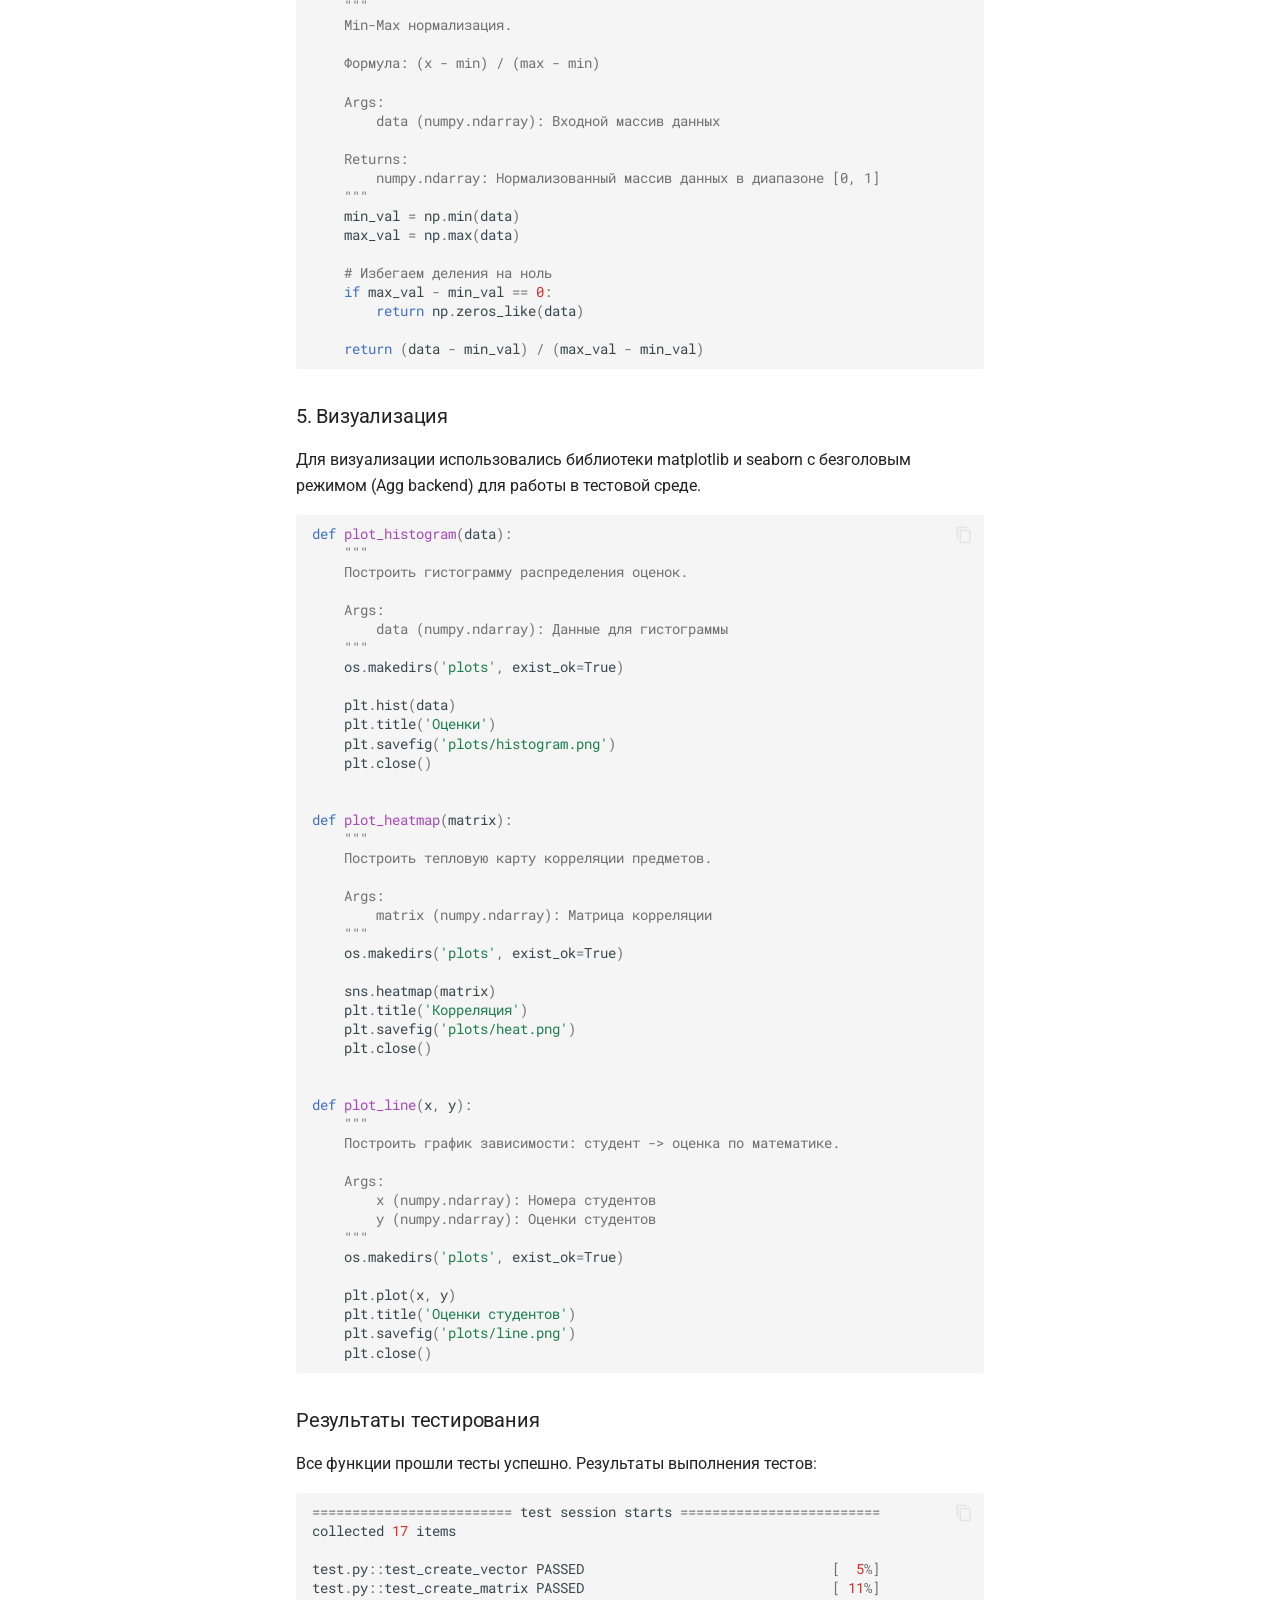
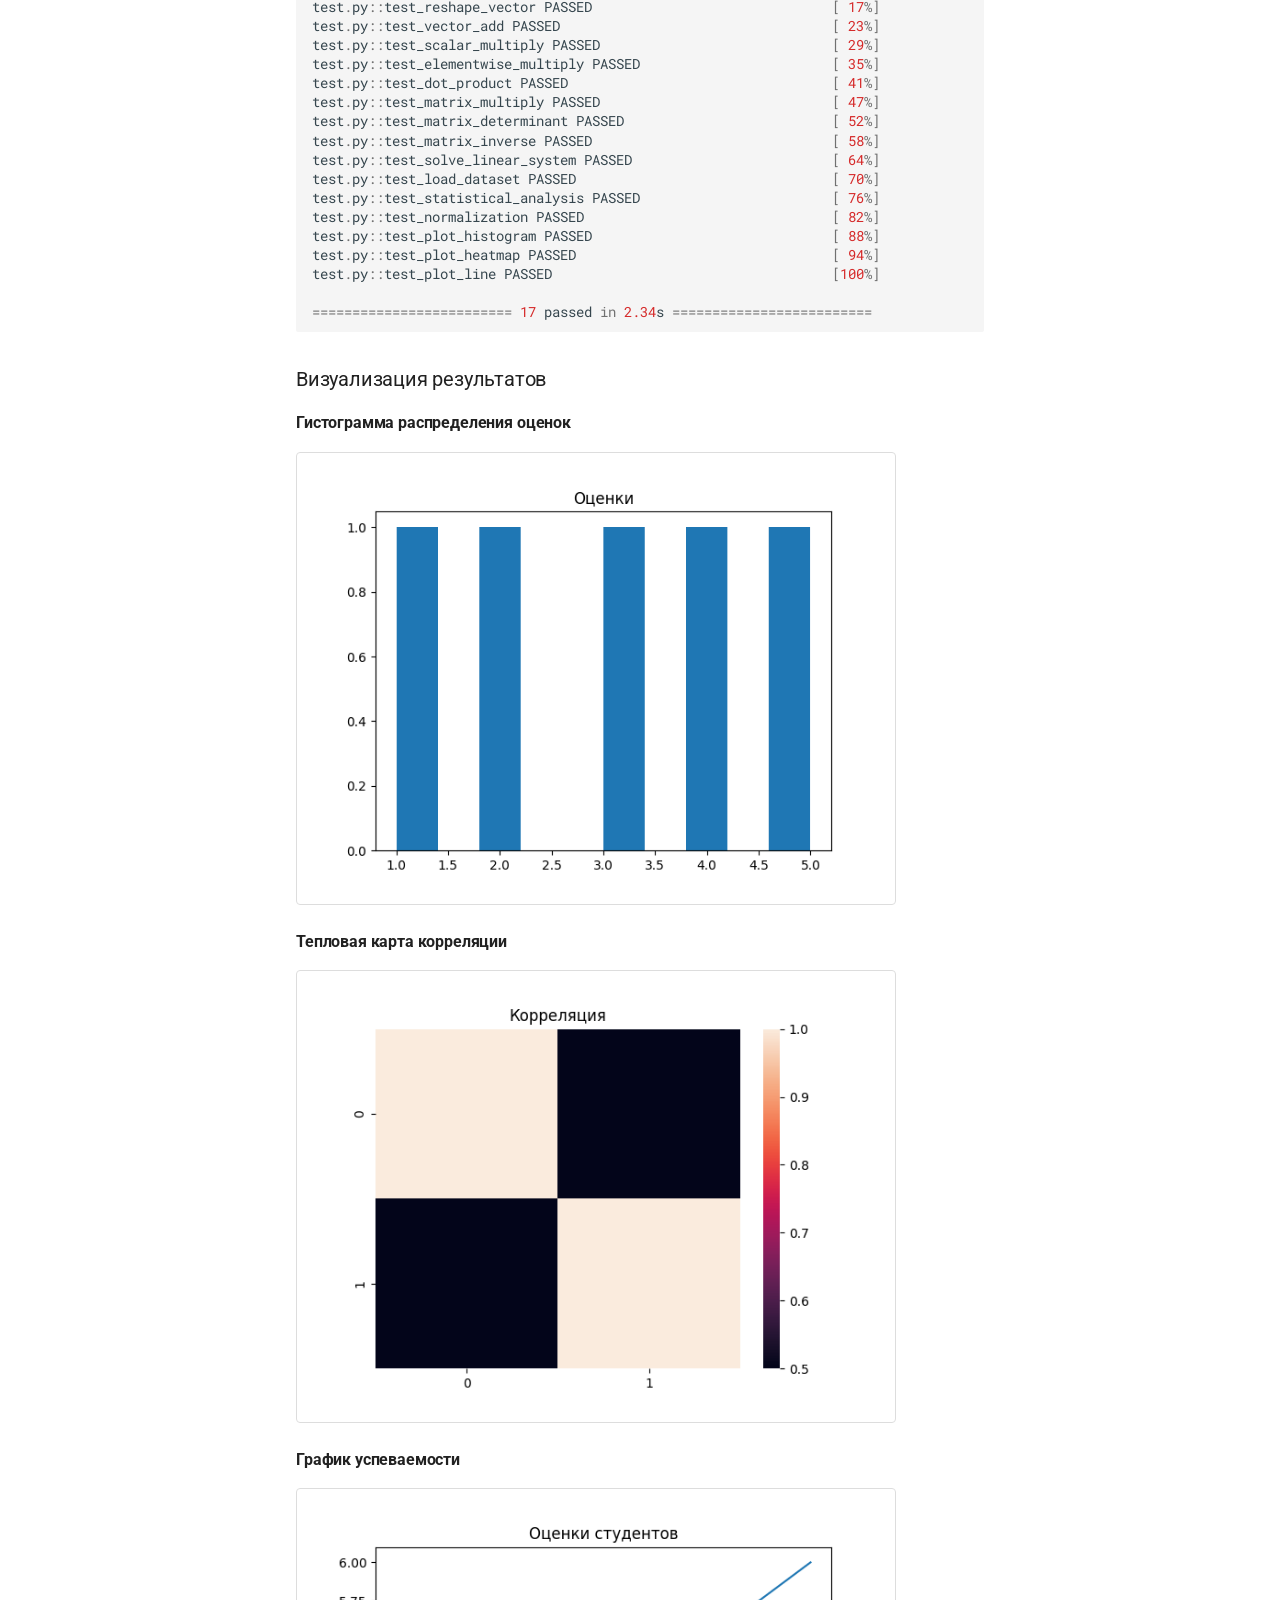
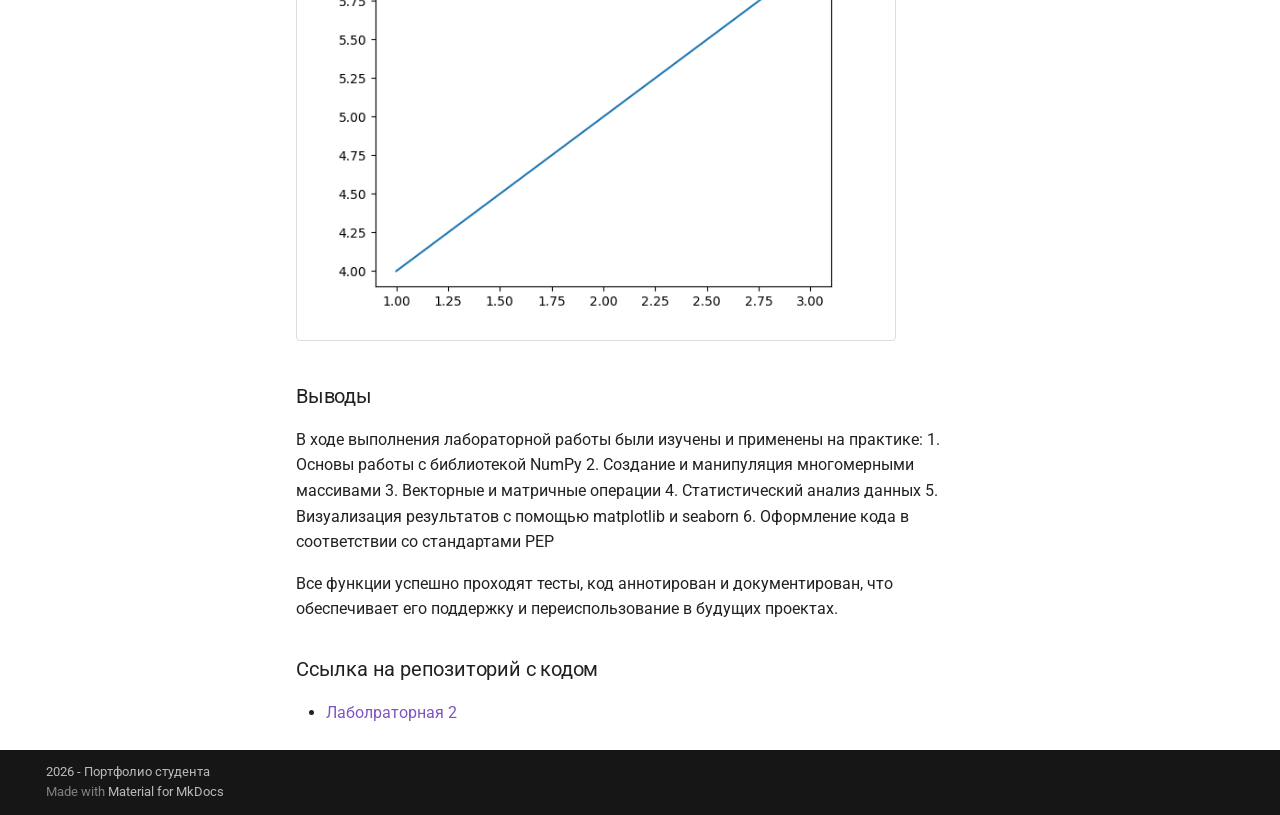
<file: labs/lab2/index.html>
<!doctype html>
<html lang="en" class="no-js">
  <head>
    
      <meta charset="utf-8">
      <meta name="viewport" content="width=device-width,initial-scale=1">
      
      
        <meta name="author" content="Яна Литвиновская">
      
      
        <link rel="canonical" href="https://yanavlitv.github.io/labs/lab2/">
      
      
        <link rel="prev" href="../lab1/">
      
      
      
        
      
      
      <link rel="icon" href="../../assets/images/favicon.png">
      <meta name="generator" content="mkdocs-1.6.1, mkdocs-material-9.7.6">
    
    
      
        <title>Лабораторная 2 - Портфолио Яны</title>
      
    
    
      <link rel="stylesheet" href="../../assets/stylesheets/main.484c7ddc.min.css">
      
        
        <link rel="stylesheet" href="../../assets/stylesheets/palette.ab4e12ef.min.css">
      
      


    
    
      
    
    
      
        
        
        <link rel="preconnect" href="https://fonts.gstatic.com" crossorigin>
        <link rel="stylesheet" href="https://fonts.googleapis.com/css?family=Roboto:300,300i,400,400i,700,700i%7CRoboto+Mono:400,400i,700,700i&display=fallback">
        <style>:root{--md-text-font:"Roboto";--md-code-font:"Roboto Mono"}</style>
      
    
    
      <link rel="stylesheet" href="../../stylesheets/images.css">
    
    <script>__md_scope=new URL("../..",location),__md_hash=e=>[...e].reduce(((e,_)=>(e<<5)-e+_.charCodeAt(0)),0),__md_get=(e,_=localStorage,t=__md_scope)=>JSON.parse(_.getItem(t.pathname+"."+e)),__md_set=(e,_,t=localStorage,a=__md_scope)=>{try{t.setItem(a.pathname+"."+e,JSON.stringify(_))}catch(e){}}</script>
    
      

    
    
  </head>
  
  
    
    
      
    
    
    
    
    <body dir="ltr" data-md-color-scheme="default" data-md-color-primary="deep-purple" data-md-color-accent="purple">
  
    
    <input class="md-toggle" data-md-toggle="drawer" type="checkbox" id="__drawer" autocomplete="off">
    <input class="md-toggle" data-md-toggle="search" type="checkbox" id="__search" autocomplete="off">
    <label class="md-overlay" for="__drawer"></label>
    <div data-md-component="skip">
      
        
        <a href="#no2-numpy" class="md-skip">
          Skip to content
        </a>
      
    </div>
    <div data-md-component="announce">
      
    </div>
    
    
      

<header class="md-header" data-md-component="header">
  <nav class="md-header__inner md-grid" aria-label="Header">
    <a href="../.." title="Портфолио Яны" class="md-header__button md-logo" aria-label="Портфолио Яны" data-md-component="logo">
      
  
  <svg xmlns="http://www.w3.org/2000/svg" viewBox="0 0 24 24"><path d="M12 8a3 3 0 0 0 3-3 3 3 0 0 0-3-3 3 3 0 0 0-3 3 3 3 0 0 0 3 3m0 3.54C9.64 9.35 6.5 8 3 8v11c3.5 0 6.64 1.35 9 3.54 2.36-2.19 5.5-3.54 9-3.54V8c-3.5 0-6.64 1.35-9 3.54"/></svg>

    </a>
    <label class="md-header__button md-icon" for="__drawer">
      
      <svg xmlns="http://www.w3.org/2000/svg" viewBox="0 0 24 24"><path d="M3 6h18v2H3zm0 5h18v2H3zm0 5h18v2H3z"/></svg>
    </label>
    <div class="md-header__title" data-md-component="header-title">
      <div class="md-header__ellipsis">
        <div class="md-header__topic">
          <span class="md-ellipsis">
            Портфолио Яны
          </span>
        </div>
        <div class="md-header__topic" data-md-component="header-topic">
          <span class="md-ellipsis">
            
              Лабораторная 2
            
          </span>
        </div>
      </div>
    </div>
    
      
        <form class="md-header__option" data-md-component="palette">
  
    
    
    
    <input class="md-option" data-md-color-media="" data-md-color-scheme="default" data-md-color-primary="deep-purple" data-md-color-accent="purple"  aria-label="Переключить на темную тему"  type="radio" name="__palette" id="__palette_0">
    
      <label class="md-header__button md-icon" title="Переключить на темную тему" for="__palette_1" hidden>
        <svg xmlns="http://www.w3.org/2000/svg" viewBox="0 0 24 24"><path d="M12 7a5 5 0 0 1 5 5 5 5 0 0 1-5 5 5 5 0 0 1-5-5 5 5 0 0 1 5-5m0 2a3 3 0 0 0-3 3 3 3 0 0 0 3 3 3 3 0 0 0 3-3 3 3 0 0 0-3-3m0-7 2.39 3.42C13.65 5.15 12.84 5 12 5s-1.65.15-2.39.42zM3.34 7l4.16-.35A7.2 7.2 0 0 0 5.94 8.5c-.44.74-.69 1.5-.83 2.29zm.02 10 1.76-3.77a7.131 7.131 0 0 0 2.38 4.14zM20.65 7l-1.77 3.79a7.02 7.02 0 0 0-2.38-4.15zm-.01 10-4.14.36c.59-.51 1.12-1.14 1.54-1.86.42-.73.69-1.5.83-2.29zM12 22l-2.41-3.44c.74.27 1.55.44 2.41.44.82 0 1.63-.17 2.37-.44z"/></svg>
      </label>
    
  
    
    
    
    <input class="md-option" data-md-color-media="" data-md-color-scheme="slate" data-md-color-primary="deep-purple" data-md-color-accent="purple"  aria-label="Переключить на светлую тему"  type="radio" name="__palette" id="__palette_1">
    
      <label class="md-header__button md-icon" title="Переключить на светлую тему" for="__palette_0" hidden>
        <svg xmlns="http://www.w3.org/2000/svg" viewBox="0 0 24 24"><path d="m17.75 4.09-2.53 1.94.91 3.06-2.63-1.81-2.63 1.81.91-3.06-2.53-1.94L12.44 4l1.06-3 1.06 3zm3.5 6.91-1.64 1.25.59 1.98-1.7-1.17-1.7 1.17.59-1.98L15.75 11l2.06-.05L18.5 9l.69 1.95zm-2.28 4.95c.83-.08 1.72 1.1 1.19 1.85-.32.45-.66.87-1.08 1.27C15.17 23 8.84 23 4.94 19.07c-3.91-3.9-3.91-10.24 0-14.14.4-.4.82-.76 1.27-1.08.75-.53 1.93.36 1.85 1.19-.27 2.86.69 5.83 2.89 8.02a9.96 9.96 0 0 0 8.02 2.89m-1.64 2.02a12.08 12.08 0 0 1-7.8-3.47c-2.17-2.19-3.33-5-3.49-7.82-2.81 3.14-2.7 7.96.31 10.98 3.02 3.01 7.84 3.12 10.98.31"/></svg>
      </label>
    
  
</form>
      
    
    
      <script>var palette=__md_get("__palette");if(palette&&palette.color){if("(prefers-color-scheme)"===palette.color.media){var media=matchMedia("(prefers-color-scheme: light)"),input=document.querySelector(media.matches?"[data-md-color-media='(prefers-color-scheme: light)']":"[data-md-color-media='(prefers-color-scheme: dark)']");palette.color.media=input.getAttribute("data-md-color-media"),palette.color.scheme=input.getAttribute("data-md-color-scheme"),palette.color.primary=input.getAttribute("data-md-color-primary"),palette.color.accent=input.getAttribute("data-md-color-accent")}for(var[key,value]of Object.entries(palette.color))document.body.setAttribute("data-md-color-"+key,value)}</script>
    
    
    
      
      
        <label class="md-header__button md-icon" for="__search">
          
          <svg xmlns="http://www.w3.org/2000/svg" viewBox="0 0 24 24"><path d="M9.5 3A6.5 6.5 0 0 1 16 9.5c0 1.61-.59 3.09-1.56 4.23l.27.27h.79l5 5-1.5 1.5-5-5v-.79l-.27-.27A6.52 6.52 0 0 1 9.5 16 6.5 6.5 0 0 1 3 9.5 6.5 6.5 0 0 1 9.5 3m0 2C7 5 5 7 5 9.5S7 14 9.5 14 14 12 14 9.5 12 5 9.5 5"/></svg>
        </label>
        <div class="md-search" data-md-component="search" role="dialog">
  <label class="md-search__overlay" for="__search"></label>
  <div class="md-search__inner" role="search">
    <form class="md-search__form" name="search">
      <input type="text" class="md-search__input" name="query" aria-label="Search" placeholder="Search" autocapitalize="off" autocorrect="off" autocomplete="off" spellcheck="false" data-md-component="search-query" required>
      <label class="md-search__icon md-icon" for="__search">
        
        <svg xmlns="http://www.w3.org/2000/svg" viewBox="0 0 24 24"><path d="M9.5 3A6.5 6.5 0 0 1 16 9.5c0 1.61-.59 3.09-1.56 4.23l.27.27h.79l5 5-1.5 1.5-5-5v-.79l-.27-.27A6.52 6.52 0 0 1 9.5 16 6.5 6.5 0 0 1 3 9.5 6.5 6.5 0 0 1 9.5 3m0 2C7 5 5 7 5 9.5S7 14 9.5 14 14 12 14 9.5 12 5 9.5 5"/></svg>
        
        <svg xmlns="http://www.w3.org/2000/svg" viewBox="0 0 24 24"><path d="M20 11v2H8l5.5 5.5-1.42 1.42L4.16 12l7.92-7.92L13.5 5.5 8 11z"/></svg>
      </label>
      <nav class="md-search__options" aria-label="Search">
        
        <button type="reset" class="md-search__icon md-icon" title="Clear" aria-label="Clear" tabindex="-1">
          
          <svg xmlns="http://www.w3.org/2000/svg" viewBox="0 0 24 24"><path d="M19 6.41 17.59 5 12 10.59 6.41 5 5 6.41 10.59 12 5 17.59 6.41 19 12 13.41 17.59 19 19 17.59 13.41 12z"/></svg>
        </button>
      </nav>
      
    </form>
    <div class="md-search__output">
      <div class="md-search__scrollwrap" tabindex="0" data-md-scrollfix>
        <div class="md-search-result" data-md-component="search-result">
          <div class="md-search-result__meta">
            Initializing search
          </div>
          <ol class="md-search-result__list" role="presentation"></ol>
        </div>
      </div>
    </div>
  </div>
</div>
      
    
    
  </nav>
  
</header>
    
    <div class="md-container" data-md-component="container">
      
      
        
          
            
<nav class="md-tabs" aria-label="Tabs" data-md-component="tabs">
  <div class="md-grid">
    <ul class="md-tabs__list">
      
        
  
  
  
  
    <li class="md-tabs__item">
      <a href="../.." class="md-tabs__link">
        
  
  
    
  
  Главная

      </a>
    </li>
  

      
        
  
  
  
  
    <li class="md-tabs__item">
      <a href="../../about/" class="md-tabs__link">
        
  
  
    
  
  Об авторе

      </a>
    </li>
  

      
        
  
  
  
    
  
  
    
    
      <li class="md-tabs__item md-tabs__item--active">
        <a href="../lab1/" class="md-tabs__link">
          
  
  
  Лабораторные работы

        </a>
      </li>
    
  

      
    </ul>
  </div>
</nav>
          
        
      
      <main class="md-main" data-md-component="main">
        <div class="md-main__inner md-grid">
          
            
              
              <div class="md-sidebar md-sidebar--primary" data-md-component="sidebar" data-md-type="navigation" >
                <div class="md-sidebar__scrollwrap">
                  <div class="md-sidebar__inner">
                    


  


<nav class="md-nav md-nav--primary md-nav--lifted" aria-label="Navigation" data-md-level="0">
  <label class="md-nav__title" for="__drawer">
    <a href="../.." title="Портфолио Яны" class="md-nav__button md-logo" aria-label="Портфолио Яны" data-md-component="logo">
      
  
  <svg xmlns="http://www.w3.org/2000/svg" viewBox="0 0 24 24"><path d="M12 8a3 3 0 0 0 3-3 3 3 0 0 0-3-3 3 3 0 0 0-3 3 3 3 0 0 0 3 3m0 3.54C9.64 9.35 6.5 8 3 8v11c3.5 0 6.64 1.35 9 3.54 2.36-2.19 5.5-3.54 9-3.54V8c-3.5 0-6.64 1.35-9 3.54"/></svg>

    </a>
    Портфолио Яны
  </label>
  
  <ul class="md-nav__list" data-md-scrollfix>
    
      
      
  
  
  
  
    <li class="md-nav__item">
      <a href="../.." class="md-nav__link">
        
  
  
  <span class="md-ellipsis">
    
  
    Главная
  

    
  </span>
  
  

      </a>
    </li>
  

    
      
      
  
  
  
  
    <li class="md-nav__item">
      <a href="../../about/" class="md-nav__link">
        
  
  
  <span class="md-ellipsis">
    
  
    Об авторе
  

    
  </span>
  
  

      </a>
    </li>
  

    
      
      
  
  
    
  
  
  
    
    
    
    
      
        
        
      
      
    
    
    <li class="md-nav__item md-nav__item--active md-nav__item--section md-nav__item--nested">
      
        
        
        <input class="md-nav__toggle md-toggle " type="checkbox" id="__nav_3" checked>
        
          
          <label class="md-nav__link" for="__nav_3" id="__nav_3_label" tabindex="">
            
  
  
  <span class="md-ellipsis">
    
  
    Лабораторные работы
  

    
  </span>
  
  

            <span class="md-nav__icon md-icon"></span>
          </label>
        
        <nav class="md-nav" data-md-level="1" aria-labelledby="__nav_3_label" aria-expanded="true">
          <label class="md-nav__title" for="__nav_3">
            <span class="md-nav__icon md-icon"></span>
            
  
    Лабораторные работы
  

          </label>
          <ul class="md-nav__list" data-md-scrollfix>
            
              
                
  
  
  
  
    <li class="md-nav__item">
      <a href="../lab1/" class="md-nav__link">
        
  
  
  <span class="md-ellipsis">
    
  
    Лабораторная 1
  

    
  </span>
  
  

      </a>
    </li>
  

              
            
              
                
  
  
    
  
  
  
    <li class="md-nav__item md-nav__item--active">
      
      <input class="md-nav__toggle md-toggle" type="checkbox" id="__toc">
      
      
        
      
      
        <label class="md-nav__link md-nav__link--active" for="__toc">
          
  
  
  <span class="md-ellipsis">
    
  
    Лабораторная 2
  

    
  </span>
  
  

          <span class="md-nav__icon md-icon"></span>
        </label>
      
      <a href="./" class="md-nav__link md-nav__link--active">
        
  
  
  <span class="md-ellipsis">
    
  
    Лабораторная 2
  

    
  </span>
  
  

      </a>
      
        

<nav class="md-nav md-nav--secondary" aria-label="Table of contents">
  
  
  
    
  
  
    <label class="md-nav__title" for="__toc">
      <span class="md-nav__icon md-icon"></span>
      Table of contents
    </label>
    <ul class="md-nav__list" data-md-component="toc" data-md-scrollfix>
      
        <li class="md-nav__item">
  <a href="#_1" class="md-nav__link">
    <span class="md-ellipsis">
      
        Описание задачи
      
    </span>
  </a>
  
</li>
      
        <li class="md-nav__item">
  <a href="#_2" class="md-nav__link">
    <span class="md-ellipsis">
      
        Решение
      
    </span>
  </a>
  
    <nav class="md-nav" aria-label="Решение">
      <ul class="md-nav__list">
        
          <li class="md-nav__item">
  <a href="#1" class="md-nav__link">
    <span class="md-ellipsis">
      
        1. Создание и обработка массивов
      
    </span>
  </a>
  
</li>
        
          <li class="md-nav__item">
  <a href="#2" class="md-nav__link">
    <span class="md-ellipsis">
      
        2. Векторные операции
      
    </span>
  </a>
  
</li>
        
          <li class="md-nav__item">
  <a href="#3" class="md-nav__link">
    <span class="md-ellipsis">
      
        3. Матричные операции
      
    </span>
  </a>
  
</li>
        
          <li class="md-nav__item">
  <a href="#4" class="md-nav__link">
    <span class="md-ellipsis">
      
        4. Статистический анализ
      
    </span>
  </a>
  
</li>
        
          <li class="md-nav__item">
  <a href="#5" class="md-nav__link">
    <span class="md-ellipsis">
      
        5. Визуализация
      
    </span>
  </a>
  
</li>
        
          <li class="md-nav__item">
  <a href="#_3" class="md-nav__link">
    <span class="md-ellipsis">
      
        Результаты тестирования
      
    </span>
  </a>
  
</li>
        
          <li class="md-nav__item">
  <a href="#_4" class="md-nav__link">
    <span class="md-ellipsis">
      
        Визуализация результатов
      
    </span>
  </a>
  
    <nav class="md-nav" aria-label="Визуализация результатов">
      <ul class="md-nav__list">
        
          <li class="md-nav__item">
  <a href="#_5" class="md-nav__link">
    <span class="md-ellipsis">
      
        Гистограмма распределения оценок
      
    </span>
  </a>
  
</li>
        
          <li class="md-nav__item">
  <a href="#_6" class="md-nav__link">
    <span class="md-ellipsis">
      
        Тепловая карта корреляции
      
    </span>
  </a>
  
</li>
        
          <li class="md-nav__item">
  <a href="#_7" class="md-nav__link">
    <span class="md-ellipsis">
      
        График успеваемости
      
    </span>
  </a>
  
</li>
        
      </ul>
    </nav>
  
</li>
        
          <li class="md-nav__item">
  <a href="#_8" class="md-nav__link">
    <span class="md-ellipsis">
      
        Выводы
      
    </span>
  </a>
  
</li>
        
          <li class="md-nav__item">
  <a href="#_9" class="md-nav__link">
    <span class="md-ellipsis">
      
        Ссылка на репозиторий с кодом
      
    </span>
  </a>
  
</li>
        
      </ul>
    </nav>
  
</li>
      
    </ul>
  
</nav>
      
    </li>
  

              
            
          </ul>
        </nav>
      
    </li>
  

    
  </ul>
</nav>
                  </div>
                </div>
              </div>
            
            
              
              <div class="md-sidebar md-sidebar--secondary" data-md-component="sidebar" data-md-type="toc" >
                <div class="md-sidebar__scrollwrap">
                  <div class="md-sidebar__inner">
                    

<nav class="md-nav md-nav--secondary" aria-label="Table of contents">
  
  
  
    
  
  
    <label class="md-nav__title" for="__toc">
      <span class="md-nav__icon md-icon"></span>
      Table of contents
    </label>
    <ul class="md-nav__list" data-md-component="toc" data-md-scrollfix>
      
        <li class="md-nav__item">
  <a href="#_1" class="md-nav__link">
    <span class="md-ellipsis">
      
        Описание задачи
      
    </span>
  </a>
  
</li>
      
        <li class="md-nav__item">
  <a href="#_2" class="md-nav__link">
    <span class="md-ellipsis">
      
        Решение
      
    </span>
  </a>
  
    <nav class="md-nav" aria-label="Решение">
      <ul class="md-nav__list">
        
          <li class="md-nav__item">
  <a href="#1" class="md-nav__link">
    <span class="md-ellipsis">
      
        1. Создание и обработка массивов
      
    </span>
  </a>
  
</li>
        
          <li class="md-nav__item">
  <a href="#2" class="md-nav__link">
    <span class="md-ellipsis">
      
        2. Векторные операции
      
    </span>
  </a>
  
</li>
        
          <li class="md-nav__item">
  <a href="#3" class="md-nav__link">
    <span class="md-ellipsis">
      
        3. Матричные операции
      
    </span>
  </a>
  
</li>
        
          <li class="md-nav__item">
  <a href="#4" class="md-nav__link">
    <span class="md-ellipsis">
      
        4. Статистический анализ
      
    </span>
  </a>
  
</li>
        
          <li class="md-nav__item">
  <a href="#5" class="md-nav__link">
    <span class="md-ellipsis">
      
        5. Визуализация
      
    </span>
  </a>
  
</li>
        
          <li class="md-nav__item">
  <a href="#_3" class="md-nav__link">
    <span class="md-ellipsis">
      
        Результаты тестирования
      
    </span>
  </a>
  
</li>
        
          <li class="md-nav__item">
  <a href="#_4" class="md-nav__link">
    <span class="md-ellipsis">
      
        Визуализация результатов
      
    </span>
  </a>
  
    <nav class="md-nav" aria-label="Визуализация результатов">
      <ul class="md-nav__list">
        
          <li class="md-nav__item">
  <a href="#_5" class="md-nav__link">
    <span class="md-ellipsis">
      
        Гистограмма распределения оценок
      
    </span>
  </a>
  
</li>
        
          <li class="md-nav__item">
  <a href="#_6" class="md-nav__link">
    <span class="md-ellipsis">
      
        Тепловая карта корреляции
      
    </span>
  </a>
  
</li>
        
          <li class="md-nav__item">
  <a href="#_7" class="md-nav__link">
    <span class="md-ellipsis">
      
        График успеваемости
      
    </span>
  </a>
  
</li>
        
      </ul>
    </nav>
  
</li>
        
          <li class="md-nav__item">
  <a href="#_8" class="md-nav__link">
    <span class="md-ellipsis">
      
        Выводы
      
    </span>
  </a>
  
</li>
        
          <li class="md-nav__item">
  <a href="#_9" class="md-nav__link">
    <span class="md-ellipsis">
      
        Ссылка на репозиторий с кодом
      
    </span>
  </a>
  
</li>
        
      </ul>
    </nav>
  
</li>
      
    </ul>
  
</nav>
                  </div>
                </div>
              </div>
            
          
          
            <div class="md-content" data-md-component="content">
              
              <article class="md-content__inner md-typeset">
                
                  



<h1 id="no2-numpy">Лабораторная работа №2: Основы NumPy: массивы и векторные операции</h1>
<h2 id="_1">Описание задачи</h2>
<p>Разработать набор функций для численных вычислений и анализа данных с использованием библиотеки NumPy. Основные задачи включают:</p>
<ol>
<li>Создание и обработка массивов (векторов и матриц)</li>
<li>Выполнение векторных и матричных операций</li>
<li>Статистический анализ данных</li>
<li>Визуализация результатов</li>
<li>Нормализация данных</li>
</ol>
<p>Требования к коду:
- Аннотации типов (PEP-484)
- Документация функций (PEP-257)
- Соответствие стандарту PEP-8
- Прохождение всех тестов</p>
<h2 id="_2">Решение</h2>
<h3 id="1">1. Создание и обработка массивов</h3>
<p>Для создания массивов использовались функции <code>np.arange()</code> и <code>np.random.rand()</code>. Транспонирование выполнено через <code>.T</code>, изменение формы через <code>.reshape()</code>.</p>
<div class="highlight"><pre><span></span><code><span class="k">def</span><span class="w"> </span><span class="nf">create_vector</span><span class="p">():</span>
<span class="w">    </span><span class="sd">&quot;&quot;&quot;</span>
<span class="sd">    Создать массив от 0 до 9.</span>

<span class="sd">    Returns:</span>
<span class="sd">        numpy.ndarray: Массив чисел от 0 до 9 включительно</span>
<span class="sd">    &quot;&quot;&quot;</span>
    <span class="k">return</span> <span class="n">np</span><span class="o">.</span><span class="n">arange</span><span class="p">(</span><span class="mi">10</span><span class="p">)</span>


<span class="k">def</span><span class="w"> </span><span class="nf">create_matrix</span><span class="p">():</span>
<span class="w">    </span><span class="sd">&quot;&quot;&quot;</span>
<span class="sd">    Создать матрицу 5x5 со случайными числами [0,1].</span>

<span class="sd">    Returns:</span>
<span class="sd">        numpy.ndarray: Матрица 5x5 со случайными значениями от 0 до 1</span>
<span class="sd">    &quot;&quot;&quot;</span>
    <span class="k">return</span> <span class="n">np</span><span class="o">.</span><span class="n">random</span><span class="o">.</span><span class="n">rand</span><span class="p">(</span><span class="mi">5</span><span class="p">,</span> <span class="mi">5</span><span class="p">)</span>


<span class="k">def</span><span class="w"> </span><span class="nf">reshape_vector</span><span class="p">(</span><span class="n">vec</span><span class="p">):</span>
<span class="w">    </span><span class="sd">&quot;&quot;&quot;</span>
<span class="sd">    Преобразовать (10,) -&gt; (2,5)</span>

<span class="sd">    Args:</span>
<span class="sd">        vec (numpy.ndarray): Входной массив формы (10,)</span>

<span class="sd">    Returns:</span>
<span class="sd">        numpy.ndarray: Преобразованный массив формы (2, 5)</span>
<span class="sd">    &quot;&quot;&quot;</span>
    <span class="k">return</span> <span class="n">vec</span><span class="o">.</span><span class="n">reshape</span><span class="p">(</span><span class="mi">2</span><span class="p">,</span> <span class="mi">5</span><span class="p">)</span>


<span class="k">def</span><span class="w"> </span><span class="nf">transpose_matrix</span><span class="p">(</span><span class="n">mat</span><span class="p">):</span>
<span class="w">    </span><span class="sd">&quot;&quot;&quot;</span>
<span class="sd">    Транспонирование матрицы.</span>

<span class="sd">    Args:</span>
<span class="sd">        mat (numpy.ndarray): Входная матрица</span>

<span class="sd">    Returns:</span>
<span class="sd">        numpy.ndarray: Транспонированная матрица</span>
<span class="sd">    &quot;&quot;&quot;</span>
    <span class="k">return</span> <span class="n">mat</span><span class="o">.</span><span class="n">T</span>
</code></pre></div>
<h3 id="2">2. Векторные операции</h3>
<p>Все операции выполняются поэлементно без использования циклов, благодаря векторизации в NumPy.~~</p>
<div class="highlight"><pre><span></span><code><span class="k">def</span><span class="w"> </span><span class="nf">vector_add</span><span class="p">(</span><span class="n">a</span><span class="p">,</span> <span class="n">b</span><span class="p">):</span>
<span class="w">    </span><span class="sd">&quot;&quot;&quot;</span>
<span class="sd">    Сложение векторов одинаковой длины.</span>

<span class="sd">    Args:</span>
<span class="sd">        a (numpy.ndarray): Первый вектор</span>
<span class="sd">        b (numpy.ndarray): Второй вектор</span>

<span class="sd">    Returns:</span>
<span class="sd">        numpy.ndarray: Результат поэлементного сложения</span>
<span class="sd">    &quot;&quot;&quot;</span>
    <span class="k">return</span> <span class="n">a</span> <span class="o">+</span> <span class="n">b</span>


<span class="k">def</span><span class="w"> </span><span class="nf">scalar_multiply</span><span class="p">(</span><span class="n">vec</span><span class="p">,</span> <span class="n">scalar</span><span class="p">):</span>
<span class="w">    </span><span class="sd">&quot;&quot;&quot;</span>
<span class="sd">    Умножение вектора на число.</span>

<span class="sd">    Args:</span>
<span class="sd">        vec (numpy.ndarray): Входной вектор</span>
<span class="sd">        scalar (float/int): Число для умножения</span>

<span class="sd">    Returns:</span>
<span class="sd">        numpy.ndarray: Результат умножения вектора на скаляр</span>
<span class="sd">    &quot;&quot;&quot;</span>
    <span class="k">return</span> <span class="n">vec</span> <span class="o">*</span> <span class="n">scalar</span>


<span class="k">def</span><span class="w"> </span><span class="nf">elementwise_multiply</span><span class="p">(</span><span class="n">a</span><span class="p">,</span> <span class="n">b</span><span class="p">):</span>
<span class="w">    </span><span class="sd">&quot;&quot;&quot;</span>
<span class="sd">    Поэлементное умножение.</span>

<span class="sd">    Args:</span>
<span class="sd">        a (numpy.ndarray): Первый вектор/матрица</span>
<span class="sd">        b (numpy.ndarray): Второй вектор/матрица</span>

<span class="sd">    Returns:</span>
<span class="sd">        numpy.ndarray: Результат поэлементного умножения</span>
<span class="sd">    &quot;&quot;&quot;</span>
    <span class="k">return</span> <span class="n">a</span> <span class="o">*</span> <span class="n">b</span>


<span class="k">def</span><span class="w"> </span><span class="nf">dot_product</span><span class="p">(</span><span class="n">a</span><span class="p">,</span> <span class="n">b</span><span class="p">):</span>
<span class="w">    </span><span class="sd">&quot;&quot;&quot;</span>
<span class="sd">    Скалярное произведение.</span>

<span class="sd">    Args:</span>
<span class="sd">        a (numpy.ndarray): Первый вектор</span>
<span class="sd">        b (numpy.ndarray): Второй вектор</span>

<span class="sd">    Returns:</span>
<span class="sd">        float: Скалярное произведение векторов</span>
<span class="sd">    &quot;&quot;&quot;</span>
    <span class="k">return</span> <span class="n">np</span><span class="o">.</span><span class="n">dot</span><span class="p">(</span><span class="n">a</span><span class="p">,</span> <span class="n">b</span><span class="p">)</span>
</code></pre></div>
<h3 id="3">3. Матричные операции</h3>
<p>Для матричных операций использовались функции из модуля numpy.linalg.
<div class="highlight"><pre><span></span><code><span class="k">def</span><span class="w"> </span><span class="nf">matrix_multiply</span><span class="p">(</span><span class="n">a</span><span class="p">,</span> <span class="n">b</span><span class="p">):</span>
<span class="w">    </span><span class="sd">&quot;&quot;&quot;</span>
<span class="sd">    Умножение матриц.</span>

<span class="sd">    Args:</span>
<span class="sd">        a (numpy.ndarray): Первая матрица</span>
<span class="sd">        b (numpy.ndarray): Вторая матрица</span>

<span class="sd">    Returns:</span>
<span class="sd">        numpy.ndarray: Результат умножения матриц</span>
<span class="sd">    &quot;&quot;&quot;</span>
    <span class="k">return</span> <span class="n">a</span> <span class="o">@</span> <span class="n">b</span>


<span class="k">def</span><span class="w"> </span><span class="nf">matrix_determinant</span><span class="p">(</span><span class="n">a</span><span class="p">):</span>
<span class="w">    </span><span class="sd">&quot;&quot;&quot;</span>
<span class="sd">    Определитель матрицы.</span>

<span class="sd">    Args:</span>
<span class="sd">        a (numpy.ndarray): Квадратная матрица</span>

<span class="sd">    Returns:</span>
<span class="sd">        float: Определитель матрицы</span>
<span class="sd">    &quot;&quot;&quot;</span>
    <span class="k">return</span> <span class="n">np</span><span class="o">.</span><span class="n">linalg</span><span class="o">.</span><span class="n">det</span><span class="p">(</span><span class="n">a</span><span class="p">)</span>


<span class="k">def</span><span class="w"> </span><span class="nf">matrix_inverse</span><span class="p">(</span><span class="n">a</span><span class="p">):</span>
<span class="w">    </span><span class="sd">&quot;&quot;&quot;</span>
<span class="sd">    Обратная матрица.</span>

<span class="sd">    Args:</span>
<span class="sd">        a (numpy.ndarray): Квадратная матрица</span>

<span class="sd">    Returns:</span>
<span class="sd">        numpy.ndarray: Обратная матрица</span>
<span class="sd">    &quot;&quot;&quot;</span>
    <span class="k">return</span> <span class="n">np</span><span class="o">.</span><span class="n">linalg</span><span class="o">.</span><span class="n">inv</span><span class="p">(</span><span class="n">a</span><span class="p">)</span>


<span class="k">def</span><span class="w"> </span><span class="nf">solve_linear_system</span><span class="p">(</span><span class="n">a</span><span class="p">,</span> <span class="n">b</span><span class="p">):</span>
<span class="w">    </span><span class="sd">&quot;&quot;&quot;</span>
<span class="sd">    Решить систему Ax = b</span>

<span class="sd">    Args:</span>
<span class="sd">        a (numpy.ndarray): Матрица коэффициентов A</span>
<span class="sd">        b (numpy.ndarray): Вектор свободных членов b</span>

<span class="sd">    Returns:</span>
<span class="sd">        numpy.ndarray: Решение системы x</span>
<span class="sd">    &quot;&quot;&quot;</span>
    <span class="k">return</span> <span class="n">np</span><span class="o">.</span><span class="n">linalg</span><span class="o">.</span><span class="n">solve</span><span class="p">(</span><span class="n">a</span><span class="p">,</span> <span class="n">b</span><span class="p">)</span>
</code></pre></div></p>
<h3 id="4">4. Статистический анализ</h3>
<p>Для анализа данных использовались статистические функции NumPy.</p>
<div class="highlight"><pre><span></span><code><span class="k">def</span><span class="w"> </span><span class="nf">load_dataset</span><span class="p">(</span><span class="n">path</span><span class="o">=</span><span class="s2">&quot;data/students_scores.csv&quot;</span><span class="p">):</span>
<span class="w">    </span><span class="sd">&quot;&quot;&quot;</span>
<span class="sd">    Загрузить CSV и вернуть NumPy массив.</span>

<span class="sd">    Args:</span>
<span class="sd">        path (str): Путь к CSV файлу</span>

<span class="sd">    Returns:</span>
<span class="sd">        numpy.ndarray: Загруженные данные в виде массива</span>
<span class="sd">    &quot;&quot;&quot;</span>
    <span class="k">return</span> <span class="n">pd</span><span class="o">.</span><span class="n">read_csv</span><span class="p">(</span><span class="n">path</span><span class="p">)</span><span class="o">.</span><span class="n">to_numpy</span><span class="p">()</span>


<span class="k">def</span><span class="w"> </span><span class="nf">statistical_analysis</span><span class="p">(</span><span class="n">data</span><span class="p">):</span>
<span class="w">    </span><span class="sd">&quot;&quot;&quot;</span>
<span class="sd">    Статистический анализ данных.</span>

<span class="sd">    Args:</span>
<span class="sd">        data (numpy.ndarray): Одномерный массив данных</span>

<span class="sd">    Returns:</span>
<span class="sd">        dict: Словарь со статистическими показателями</span>
<span class="sd">    &quot;&quot;&quot;</span>
    <span class="k">return</span> <span class="p">{</span>
        <span class="s2">&quot;mean&quot;</span><span class="p">:</span> <span class="n">np</span><span class="o">.</span><span class="n">mean</span><span class="p">(</span><span class="n">data</span><span class="p">),</span>
        <span class="s2">&quot;median&quot;</span><span class="p">:</span> <span class="n">np</span><span class="o">.</span><span class="n">median</span><span class="p">(</span><span class="n">data</span><span class="p">),</span>
        <span class="s2">&quot;std&quot;</span><span class="p">:</span> <span class="n">np</span><span class="o">.</span><span class="n">std</span><span class="p">(</span><span class="n">data</span><span class="p">),</span>
        <span class="s2">&quot;min&quot;</span><span class="p">:</span> <span class="n">np</span><span class="o">.</span><span class="n">min</span><span class="p">(</span><span class="n">data</span><span class="p">),</span>
        <span class="s2">&quot;max&quot;</span><span class="p">:</span> <span class="n">np</span><span class="o">.</span><span class="n">max</span><span class="p">(</span><span class="n">data</span><span class="p">),</span>
        <span class="s2">&quot;25_percentile&quot;</span><span class="p">:</span> <span class="n">np</span><span class="o">.</span><span class="n">percentile</span><span class="p">(</span><span class="n">data</span><span class="p">,</span> <span class="mi">25</span><span class="p">),</span>
        <span class="s2">&quot;75_percentile&quot;</span><span class="p">:</span> <span class="n">np</span><span class="o">.</span><span class="n">percentile</span><span class="p">(</span><span class="n">data</span><span class="p">,</span> <span class="mi">75</span><span class="p">)</span>
    <span class="p">}</span>


<span class="k">def</span><span class="w"> </span><span class="nf">normalize_data</span><span class="p">(</span><span class="n">data</span><span class="p">):</span>
<span class="w">    </span><span class="sd">&quot;&quot;&quot;</span>
<span class="sd">    Min-Max нормализация.</span>

<span class="sd">    Формула: (x - min) / (max - min)</span>

<span class="sd">    Args:</span>
<span class="sd">        data (numpy.ndarray): Входной массив данных</span>

<span class="sd">    Returns:</span>
<span class="sd">        numpy.ndarray: Нормализованный массив данных в диапазоне [0, 1]</span>
<span class="sd">    &quot;&quot;&quot;</span>
    <span class="n">min_val</span> <span class="o">=</span> <span class="n">np</span><span class="o">.</span><span class="n">min</span><span class="p">(</span><span class="n">data</span><span class="p">)</span>
    <span class="n">max_val</span> <span class="o">=</span> <span class="n">np</span><span class="o">.</span><span class="n">max</span><span class="p">(</span><span class="n">data</span><span class="p">)</span>

    <span class="c1"># Избегаем деления на ноль</span>
    <span class="k">if</span> <span class="n">max_val</span> <span class="o">-</span> <span class="n">min_val</span> <span class="o">==</span> <span class="mi">0</span><span class="p">:</span>
        <span class="k">return</span> <span class="n">np</span><span class="o">.</span><span class="n">zeros_like</span><span class="p">(</span><span class="n">data</span><span class="p">)</span>

    <span class="k">return</span> <span class="p">(</span><span class="n">data</span> <span class="o">-</span> <span class="n">min_val</span><span class="p">)</span> <span class="o">/</span> <span class="p">(</span><span class="n">max_val</span> <span class="o">-</span> <span class="n">min_val</span><span class="p">)</span>
</code></pre></div>
<h3 id="5">5. Визуализация</h3>
<p>Для визуализации использовались библиотеки matplotlib и seaborn с безголовым режимом (Agg backend) для работы в тестовой среде.
<div class="highlight"><pre><span></span><code><span class="k">def</span><span class="w"> </span><span class="nf">plot_histogram</span><span class="p">(</span><span class="n">data</span><span class="p">):</span>
<span class="w">    </span><span class="sd">&quot;&quot;&quot;</span>
<span class="sd">    Построить гистограмму распределения оценок.</span>

<span class="sd">    Args:</span>
<span class="sd">        data (numpy.ndarray): Данные для гистограммы</span>
<span class="sd">    &quot;&quot;&quot;</span>
    <span class="n">os</span><span class="o">.</span><span class="n">makedirs</span><span class="p">(</span><span class="s1">&#39;plots&#39;</span><span class="p">,</span> <span class="n">exist_ok</span><span class="o">=</span><span class="kc">True</span><span class="p">)</span>

    <span class="n">plt</span><span class="o">.</span><span class="n">hist</span><span class="p">(</span><span class="n">data</span><span class="p">)</span>
    <span class="n">plt</span><span class="o">.</span><span class="n">title</span><span class="p">(</span><span class="s1">&#39;Оценки&#39;</span><span class="p">)</span>
    <span class="n">plt</span><span class="o">.</span><span class="n">savefig</span><span class="p">(</span><span class="s1">&#39;plots/histogram.png&#39;</span><span class="p">)</span>
    <span class="n">plt</span><span class="o">.</span><span class="n">close</span><span class="p">()</span>


<span class="k">def</span><span class="w"> </span><span class="nf">plot_heatmap</span><span class="p">(</span><span class="n">matrix</span><span class="p">):</span>
<span class="w">    </span><span class="sd">&quot;&quot;&quot;</span>
<span class="sd">    Построить тепловую карту корреляции предметов.</span>

<span class="sd">    Args:</span>
<span class="sd">        matrix (numpy.ndarray): Матрица корреляции</span>
<span class="sd">    &quot;&quot;&quot;</span>
    <span class="n">os</span><span class="o">.</span><span class="n">makedirs</span><span class="p">(</span><span class="s1">&#39;plots&#39;</span><span class="p">,</span> <span class="n">exist_ok</span><span class="o">=</span><span class="kc">True</span><span class="p">)</span>

    <span class="n">sns</span><span class="o">.</span><span class="n">heatmap</span><span class="p">(</span><span class="n">matrix</span><span class="p">)</span>
    <span class="n">plt</span><span class="o">.</span><span class="n">title</span><span class="p">(</span><span class="s1">&#39;Корреляция&#39;</span><span class="p">)</span>
    <span class="n">plt</span><span class="o">.</span><span class="n">savefig</span><span class="p">(</span><span class="s1">&#39;plots/heat.png&#39;</span><span class="p">)</span>
    <span class="n">plt</span><span class="o">.</span><span class="n">close</span><span class="p">()</span>


<span class="k">def</span><span class="w"> </span><span class="nf">plot_line</span><span class="p">(</span><span class="n">x</span><span class="p">,</span> <span class="n">y</span><span class="p">):</span>
<span class="w">    </span><span class="sd">&quot;&quot;&quot;</span>
<span class="sd">    Построить график зависимости: студент -&gt; оценка по математике.</span>

<span class="sd">    Args:</span>
<span class="sd">        x (numpy.ndarray): Номера студентов</span>
<span class="sd">        y (numpy.ndarray): Оценки студентов</span>
<span class="sd">    &quot;&quot;&quot;</span>
    <span class="n">os</span><span class="o">.</span><span class="n">makedirs</span><span class="p">(</span><span class="s1">&#39;plots&#39;</span><span class="p">,</span> <span class="n">exist_ok</span><span class="o">=</span><span class="kc">True</span><span class="p">)</span>

    <span class="n">plt</span><span class="o">.</span><span class="n">plot</span><span class="p">(</span><span class="n">x</span><span class="p">,</span> <span class="n">y</span><span class="p">)</span>
    <span class="n">plt</span><span class="o">.</span><span class="n">title</span><span class="p">(</span><span class="s1">&#39;Оценки студентов&#39;</span><span class="p">)</span>
    <span class="n">plt</span><span class="o">.</span><span class="n">savefig</span><span class="p">(</span><span class="s1">&#39;plots/line.png&#39;</span><span class="p">)</span>
    <span class="n">plt</span><span class="o">.</span><span class="n">close</span><span class="p">()</span>
</code></pre></div></p>
<h3 id="_3">Результаты тестирования</h3>
<p>Все функции прошли тесты успешно. Результаты выполнения тестов:
<div class="highlight"><pre><span></span><code><span class="o">=========================</span> <span class="n">test</span> <span class="n">session</span> <span class="n">starts</span> <span class="o">=========================</span>
<span class="n">collected</span> <span class="mi">17</span> <span class="n">items</span>

<span class="n">test</span><span class="o">.</span><span class="n">py</span><span class="p">::</span><span class="n">test_create_vector</span> <span class="n">PASSED</span>                               <span class="p">[</span>  <span class="mi">5</span><span class="o">%</span><span class="p">]</span>
<span class="n">test</span><span class="o">.</span><span class="n">py</span><span class="p">::</span><span class="n">test_create_matrix</span> <span class="n">PASSED</span>                               <span class="p">[</span> <span class="mi">11</span><span class="o">%</span><span class="p">]</span>
<span class="n">test</span><span class="o">.</span><span class="n">py</span><span class="p">::</span><span class="n">test_reshape_vector</span> <span class="n">PASSED</span>                              <span class="p">[</span> <span class="mi">17</span><span class="o">%</span><span class="p">]</span>
<span class="n">test</span><span class="o">.</span><span class="n">py</span><span class="p">::</span><span class="n">test_vector_add</span> <span class="n">PASSED</span>                                  <span class="p">[</span> <span class="mi">23</span><span class="o">%</span><span class="p">]</span>
<span class="n">test</span><span class="o">.</span><span class="n">py</span><span class="p">::</span><span class="n">test_scalar_multiply</span> <span class="n">PASSED</span>                             <span class="p">[</span> <span class="mi">29</span><span class="o">%</span><span class="p">]</span>
<span class="n">test</span><span class="o">.</span><span class="n">py</span><span class="p">::</span><span class="n">test_elementwise_multiply</span> <span class="n">PASSED</span>                        <span class="p">[</span> <span class="mi">35</span><span class="o">%</span><span class="p">]</span>
<span class="n">test</span><span class="o">.</span><span class="n">py</span><span class="p">::</span><span class="n">test_dot_product</span> <span class="n">PASSED</span>                                 <span class="p">[</span> <span class="mi">41</span><span class="o">%</span><span class="p">]</span>
<span class="n">test</span><span class="o">.</span><span class="n">py</span><span class="p">::</span><span class="n">test_matrix_multiply</span> <span class="n">PASSED</span>                             <span class="p">[</span> <span class="mi">47</span><span class="o">%</span><span class="p">]</span>
<span class="n">test</span><span class="o">.</span><span class="n">py</span><span class="p">::</span><span class="n">test_matrix_determinant</span> <span class="n">PASSED</span>                          <span class="p">[</span> <span class="mi">52</span><span class="o">%</span><span class="p">]</span>
<span class="n">test</span><span class="o">.</span><span class="n">py</span><span class="p">::</span><span class="n">test_matrix_inverse</span> <span class="n">PASSED</span>                              <span class="p">[</span> <span class="mi">58</span><span class="o">%</span><span class="p">]</span>
<span class="n">test</span><span class="o">.</span><span class="n">py</span><span class="p">::</span><span class="n">test_solve_linear_system</span> <span class="n">PASSED</span>                         <span class="p">[</span> <span class="mi">64</span><span class="o">%</span><span class="p">]</span>
<span class="n">test</span><span class="o">.</span><span class="n">py</span><span class="p">::</span><span class="n">test_load_dataset</span> <span class="n">PASSED</span>                                <span class="p">[</span> <span class="mi">70</span><span class="o">%</span><span class="p">]</span>
<span class="n">test</span><span class="o">.</span><span class="n">py</span><span class="p">::</span><span class="n">test_statistical_analysis</span> <span class="n">PASSED</span>                        <span class="p">[</span> <span class="mi">76</span><span class="o">%</span><span class="p">]</span>
<span class="n">test</span><span class="o">.</span><span class="n">py</span><span class="p">::</span><span class="n">test_normalization</span> <span class="n">PASSED</span>                               <span class="p">[</span> <span class="mi">82</span><span class="o">%</span><span class="p">]</span>
<span class="n">test</span><span class="o">.</span><span class="n">py</span><span class="p">::</span><span class="n">test_plot_histogram</span> <span class="n">PASSED</span>                              <span class="p">[</span> <span class="mi">88</span><span class="o">%</span><span class="p">]</span>
<span class="n">test</span><span class="o">.</span><span class="n">py</span><span class="p">::</span><span class="n">test_plot_heatmap</span> <span class="n">PASSED</span>                                <span class="p">[</span> <span class="mi">94</span><span class="o">%</span><span class="p">]</span>
<span class="n">test</span><span class="o">.</span><span class="n">py</span><span class="p">::</span><span class="n">test_plot_line</span> <span class="n">PASSED</span>                                   <span class="p">[</span><span class="mi">100</span><span class="o">%</span><span class="p">]</span>

<span class="o">=========================</span> <span class="mi">17</span> <span class="n">passed</span> <span class="ow">in</span> <span class="mf">2.34</span><span class="n">s</span> <span class="o">=========================</span>
</code></pre></div></p>
<h3 id="_4">Визуализация результатов</h3>
<h4 id="_5">Гистограмма распределения оценок</h4>
<p><img alt="Гистограмма" class="img-large" src="../plots/histogram.png" /></p>
<h4 id="_6">Тепловая карта корреляции</h4>
<p><img alt="Корреляция" class="img-large" src="../plots/heat.png" /></p>
<h4 id="_7">График успеваемости</h4>
<p><img alt="График" class="img-large" src="../plots/line.png" /></p>
<h3 id="_8">Выводы</h3>
<p>В ходе выполнения лабораторной работы были изучены и применены на практике:
1. Основы работы с библиотекой NumPy
2. Создание и манипуляция многомерными массивами
3. Векторные и матричные операции
4. Статистический анализ данных
5. Визуализация результатов с помощью matplotlib и seaborn
6. Оформление кода в соответствии со стандартами PEP </p>
<p>Все функции успешно проходят тесты, код аннотирован и документирован, что обеспечивает его поддержку и переиспользование в будущих проектах.</p>
<h3 id="_9">Ссылка на репозиторий с кодом</h3>
<ul>
<li><a href="https://github.com/yanavlitv/PythonLabs2026/tree/main/Lab2">Лаболраторная 2</a></li>
</ul>












                
              </article>
            </div>
          
          
<script>var target=document.getElementById(location.hash.slice(1));target&&target.name&&(target.checked=target.name.startsWith("__tabbed_"))</script>
        </div>
        
          <button type="button" class="md-top md-icon" data-md-component="top" hidden>
  
  <svg xmlns="http://www.w3.org/2000/svg" viewBox="0 0 24 24"><path d="M13 20h-2V8l-5.5 5.5-1.42-1.42L12 4.16l7.92 7.92-1.42 1.42L13 8z"/></svg>
  Back to top
</button>
        
      </main>
      
        <footer class="md-footer">
  
  <div class="md-footer-meta md-typeset">
    <div class="md-footer-meta__inner md-grid">
      <div class="md-copyright">
  
    <div class="md-copyright__highlight">
      2026 - Портфолио студента
    </div>
  
  
    Made with
    <a href="https://squidfunk.github.io/mkdocs-material/" target="_blank" rel="noopener">
      Material for MkDocs
    </a>
  
</div>
      
    </div>
  </div>
</footer>
      
    </div>
    <div class="md-dialog" data-md-component="dialog">
      <div class="md-dialog__inner md-typeset"></div>
    </div>
    
    
    
      
      
      <script id="__config" type="application/json">{"annotate": null, "base": "../..", "features": ["navigation.tabs", "navigation.top", "content.code.copy"], "search": "../../assets/javascripts/workers/search.2c215733.min.js", "tags": null, "translations": {"clipboard.copied": "Copied to clipboard", "clipboard.copy": "Copy to clipboard", "search.result.more.one": "1 more on this page", "search.result.more.other": "# more on this page", "search.result.none": "No matching documents", "search.result.one": "1 matching document", "search.result.other": "# matching documents", "search.result.placeholder": "Type to start searching", "search.result.term.missing": "Missing", "select.version": "Select version"}, "version": null}</script>
    
    
      <script src="../../assets/javascripts/bundle.79ae519e.min.js"></script>
      
    
  </body>
</html>
</file>
<file: stylesheets/images.css>
/* Стили для изображений в портфолио */

/* Маленькие картинки (для иконок) */
.img-small {
    width: 100px;
    height: auto;
    border-radius: 5px;
}

/* Средние картинки (для фото в профиле) */
.img-medium {
    width: 300px;
    height: auto;
    border-radius: 10px;
    box-shadow: 0 4px 8px rgba(0,0,0,0.1);
}

/* Большие картинки (для скриншотов) */
.img-large {
    width: 600px;
    height: auto;
    border: 1px solid #ddd;
    border-radius: 4px;
    padding: 5px;
}

/* Картинки по центру */
.img-center {
    display: block;
    margin-left: auto;
    margin-right: auto;
    width: 50%;
}

/* Круглые картинки (для аватарок) */
.img-circle {
    width: 200px;
    height: 200px;
    border-radius: 50%;
    object-fit: cover;
    border: 3px solid #7b1fa2;
}

/* Картинки с подписями */
.img-caption {
    width: 500px;
    height: auto;
    border-bottom: 2px solid #7b1fa2;
    margin-bottom: 10px;
}
</file>
<file: assets/stylesheets/main.484c7ddc.min.css>
@charset "UTF-8";html{-webkit-text-size-adjust:none;-moz-text-size-adjust:none;text-size-adjust:none;box-sizing:border-box}*,:after,:before{box-sizing:inherit}@media (prefers-reduced-motion){*,:after,:before{transition:none!important}}body{margin:0}a,button,input,label{-webkit-tap-highlight-color:transparent}a{color:inherit;text-decoration:none}hr{border:0;box-sizing:initial;display:block;height:.05rem;overflow:visible;padding:0}small{font-size:80%}sub,sup{line-height:1em}img{border-style:none}table{border-collapse:initial;border-spacing:0}td,th{font-weight:400;vertical-align:top}button{background:#0000;border:0;font-family:inherit;font-size:inherit;margin:0;padding:0}input{border:0;outline:none}:root{--md-primary-fg-color:#4051b5;--md-primary-fg-color--light:#5d6cc0;--md-primary-fg-color--dark:#303fa1;--md-primary-bg-color:#fff;--md-primary-bg-color--light:#ffffffb3;--md-accent-fg-color:#526cfe;--md-accent-fg-color--transparent:#526cfe1a;--md-accent-bg-color:#fff;--md-accent-bg-color--light:#ffffffb3}[data-md-color-scheme=default]{color-scheme:light}[data-md-color-scheme=default] img[src$="#gh-dark-mode-only"],[data-md-color-scheme=default] img[src$="#only-dark"]{display:none}:root,[data-md-color-scheme=default]{--md-hue:225deg;--md-default-fg-color:#000000de;--md-default-fg-color--light:#0000008a;--md-default-fg-color--lighter:#00000052;--md-default-fg-color--lightest:#00000012;--md-default-bg-color:#fff;--md-default-bg-color--light:#ffffffb3;--md-default-bg-color--lighter:#ffffff4d;--md-default-bg-color--lightest:#ffffff1f;--md-code-fg-color:#36464e;--md-code-bg-color:#f5f5f5;--md-code-bg-color--light:#f5f5f5b3;--md-code-bg-color--lighter:#f5f5f54d;--md-code-hl-color:#4287ff;--md-code-hl-color--light:#4287ff1a;--md-code-hl-number-color:#d52a2a;--md-code-hl-special-color:#db1457;--md-code-hl-function-color:#a846b9;--md-code-hl-constant-color:#6e59d9;--md-code-hl-keyword-color:#3f6ec6;--md-code-hl-string-color:#1c7d4d;--md-code-hl-name-color:var(--md-code-fg-color);--md-code-hl-operator-color:var(--md-default-fg-color--light);--md-code-hl-punctuation-color:var(--md-default-fg-color--light);--md-code-hl-comment-color:var(--md-default-fg-color--light);--md-code-hl-generic-color:var(--md-default-fg-color--light);--md-code-hl-variable-color:var(--md-default-fg-color--light);--md-typeset-color:var(--md-default-fg-color);--md-typeset-a-color:var(--md-primary-fg-color);--md-typeset-del-color:#f5503d26;--md-typeset-ins-color:#0bd57026;--md-typeset-kbd-color:#fafafa;--md-typeset-kbd-accent-color:#fff;--md-typeset-kbd-border-color:#b8b8b8;--md-typeset-mark-color:#ffff0080;--md-typeset-table-color:#0000001f;--md-typeset-table-color--light:rgba(0,0,0,.035);--md-admonition-fg-color:var(--md-default-fg-color);--md-admonition-bg-color:var(--md-default-bg-color);--md-warning-fg-color:#000000de;--md-warning-bg-color:#ff9;--md-footer-fg-color:#fff;--md-footer-fg-color--light:#ffffffb3;--md-footer-fg-color--lighter:#ffffff73;--md-footer-bg-color:#000000de;--md-footer-bg-color--dark:#00000052;--md-shadow-z1:0 0.2rem 0.5rem #0000000d,0 0 0.05rem #0000001a;--md-shadow-z2:0 0.2rem 0.5rem #0000001a,0 0 0.05rem #00000040;--md-shadow-z3:0 0.2rem 0.5rem #0003,0 0 0.05rem #00000059}.md-icon svg{fill:currentcolor;display:block;height:1.2rem;width:1.2rem}body{-webkit-font-smoothing:antialiased;-moz-osx-font-smoothing:grayscale;--md-text-font-family:var(--md-text-font,_),-apple-system,BlinkMacSystemFont,Helvetica,Arial,sans-serif;--md-code-font-family:var(--md-code-font,_),SFMono-Regular,Consolas,Menlo,monospace}aside,body,input{font-feature-settings:"kern","liga";color:var(--md-typeset-color);font-family:var(--md-text-font-family)}code,kbd,pre{font-feature-settings:"kern";font-family:var(--md-code-font-family)}:root{--md-typeset-table-sort-icon:url('data:image/svg+xml;charset=utf-8,<svg xmlns="http://www.w3.org/2000/svg" viewBox="0 0 24 24"><path d="m18 21-4-4h3V7h-3l4-4 4 4h-3v10h3M2 19v-2h10v2M2 13v-2h7v2M2 7V5h4v2z"/></svg>');--md-typeset-table-sort-icon--asc:url('data:image/svg+xml;charset=utf-8,<svg xmlns="http://www.w3.org/2000/svg" viewBox="0 0 24 24"><path d="M19 17h3l-4 4-4-4h3V3h2M2 17h10v2H2M6 5v2H2V5m0 6h7v2H2z"/></svg>');--md-typeset-table-sort-icon--desc:url('data:image/svg+xml;charset=utf-8,<svg xmlns="http://www.w3.org/2000/svg" viewBox="0 0 24 24"><path d="M19 7h3l-4-4-4 4h3v14h2M2 17h10v2H2M6 5v2H2V5m0 6h7v2H2z"/></svg>')}.md-typeset{-webkit-print-color-adjust:exact;color-adjust:exact;font-size:.8rem;line-height:1.6;overflow-wrap:break-word}@media print{.md-typeset{font-size:.68rem}}.md-typeset blockquote,.md-typeset dl,.md-typeset figure,.md-typeset ol,.md-typeset pre,.md-typeset ul{margin-bottom:1em;margin-top:1em}.md-typeset h1{color:var(--md-default-fg-color--light);font-size:2em;line-height:1.3;margin:0 0 1.25em}.md-typeset h1,.md-typeset h2{font-weight:300;letter-spacing:-.01em}.md-typeset h2{font-size:1.5625em;line-height:1.4;margin:1.6em 0 .64em}.md-typeset h3{font-size:1.25em;font-weight:400;letter-spacing:-.01em;line-height:1.5;margin:1.6em 0 .8em}.md-typeset h2+h3{margin-top:.8em}.md-typeset h4{font-weight:700;letter-spacing:-.01em;margin:1em 0}.md-typeset h5,.md-typeset h6{color:var(--md-default-fg-color--light);font-size:.8em;font-weight:700;letter-spacing:-.01em;margin:1.25em 0}.md-typeset h5{text-transform:uppercase}.md-typeset h5 code{text-transform:none}.md-typeset hr{border-bottom:.05rem solid var(--md-default-fg-color--lightest);display:flow-root;margin:1.5em 0}.md-typeset a{color:var(--md-typeset-a-color);word-break:break-word}.md-typeset a,.md-typeset a:before{transition:color 125ms}.md-typeset a:focus,.md-typeset a:hover{color:var(--md-accent-fg-color)}.md-typeset a:focus code,.md-typeset a:hover code{background-color:var(--md-accent-fg-color--transparent);color:var(--md-accent-fg-color)}.md-typeset a code{color:var(--md-typeset-a-color)}.md-typeset a.focus-visible{outline-color:var(--md-accent-fg-color);outline-offset:.2rem}.md-typeset code,.md-typeset kbd,.md-typeset pre{color:var(--md-code-fg-color);direction:ltr;font-variant-ligatures:none;transition:background-color 125ms}@media print{.md-typeset code,.md-typeset kbd,.md-typeset pre{white-space:pre-wrap}}.md-typeset code{background-color:var(--md-code-bg-color);border-radius:.1rem;-webkit-box-decoration-break:clone;box-decoration-break:clone;font-size:.85em;padding:0 .2941176471em;transition:color 125ms,background-color 125ms;word-break:break-word}.md-typeset code:not(.focus-visible){-webkit-tap-highlight-color:transparent;outline:none}.md-typeset pre{display:flow-root;line-height:1.4;position:relative}.md-typeset pre>code{-webkit-box-decoration-break:slice;box-decoration-break:slice;box-shadow:none;display:block;margin:0;outline-color:var(--md-accent-fg-color);overflow:auto;padding:.7720588235em 1.1764705882em;scrollbar-color:var(--md-default-fg-color--lighter) #0000;scrollbar-width:thin;touch-action:auto;word-break:normal}.md-typeset pre>code:hover{scrollbar-color:var(--md-accent-fg-color) #0000}.md-typeset pre>code::-webkit-scrollbar{height:.2rem;width:.2rem}.md-typeset pre>code::-webkit-scrollbar-thumb{background-color:var(--md-default-fg-color--lighter)}.md-typeset pre>code::-webkit-scrollbar-thumb:hover{background-color:var(--md-accent-fg-color)}.md-typeset kbd{background-color:var(--md-typeset-kbd-color);border-radius:.1rem;box-shadow:0 .1rem 0 .05rem var(--md-typeset-kbd-border-color),0 .1rem 0 var(--md-typeset-kbd-border-color),0 -.1rem .2rem var(--md-typeset-kbd-accent-color) inset;color:var(--md-default-fg-color);display:inline-block;font-size:.75em;padding:0 .6666666667em;vertical-align:text-top;word-break:break-word}.md-typeset mark{background-color:var(--md-typeset-mark-color);-webkit-box-decoration-break:clone;box-decoration-break:clone;color:inherit;word-break:break-word}.md-typeset abbr{cursor:help;text-decoration:none}.md-typeset [data-preview],.md-typeset abbr{border-bottom:.05rem dotted var(--md-default-fg-color--light)}.md-typeset small{opacity:.75}[dir=ltr] .md-typeset sub,[dir=ltr] .md-typeset sup{margin-left:.078125em}[dir=rtl] .md-typeset sub,[dir=rtl] .md-typeset sup{margin-right:.078125em}[dir=ltr] .md-typeset blockquote{padding-left:.6rem}[dir=rtl] .md-typeset blockquote{padding-right:.6rem}[dir=ltr] .md-typeset blockquote{border-left:.2rem solid var(--md-default-fg-color--lighter)}[dir=rtl] .md-typeset blockquote{border-right:.2rem solid var(--md-default-fg-color--lighter)}.md-typeset blockquote{color:var(--md-default-fg-color--light);margin-left:0;margin-right:0}.md-typeset ul{list-style-type:disc}.md-typeset ul[type]{list-style-type:revert-layer}[dir=ltr] .md-typeset ol,[dir=ltr] .md-typeset ul{margin-left:.625em}[dir=rtl] .md-typeset ol,[dir=rtl] .md-typeset ul{margin-right:.625em}.md-typeset ol,.md-typeset ul{padding:0}.md-typeset ol:not([hidden]),.md-typeset ul:not([hidden]){display:flow-root}.md-typeset ol ol,.md-typeset ul ol{list-style-type:lower-alpha}.md-typeset ol ol ol,.md-typeset ul ol ol{list-style-type:lower-roman}.md-typeset ol ol ol ol,.md-typeset ul ol ol ol{list-style-type:upper-alpha}.md-typeset ol ol ol ol ol,.md-typeset ul ol ol ol ol{list-style-type:upper-roman}.md-typeset ol[type],.md-typeset ul[type]{list-style-type:revert-layer}[dir=ltr] .md-typeset ol li,[dir=ltr] .md-typeset ul li{margin-left:1.25em}[dir=rtl] .md-typeset ol li,[dir=rtl] .md-typeset ul li{margin-right:1.25em}.md-typeset ol li,.md-typeset ul li{margin-bottom:.5em}.md-typeset ol li blockquote,.md-typeset ol li p,.md-typeset ul li blockquote,.md-typeset ul li p{margin:.5em 0}.md-typeset ol li:last-child,.md-typeset ul li:last-child{margin-bottom:0}[dir=ltr] .md-typeset ol li ol,[dir=ltr] .md-typeset ol li ul,[dir=ltr] .md-typeset ul li ol,[dir=ltr] .md-typeset ul li ul{margin-left:.625em}[dir=rtl] .md-typeset ol li ol,[dir=rtl] .md-typeset ol li ul,[dir=rtl] .md-typeset ul li ol,[dir=rtl] .md-typeset ul li ul{margin-right:.625em}.md-typeset ol li ol,.md-typeset ol li ul,.md-typeset ul li ol,.md-typeset ul li ul{margin-bottom:.5em;margin-top:.5em}[dir=ltr] .md-typeset dd{margin-left:1.875em}[dir=rtl] .md-typeset dd{margin-right:1.875em}.md-typeset dd{margin-bottom:1.5em;margin-top:1em}.md-typeset img,.md-typeset svg,.md-typeset video{height:auto;max-width:100%}.md-typeset img[align=left]{margin:1em 1em 1em 0}.md-typeset img[align=right]{margin:1em 0 1em 1em}.md-typeset img[align]:only-child{margin-top:0}.md-typeset figure{display:flow-root;margin:1em auto;max-width:100%;text-align:center;width:fit-content}.md-typeset figure img{display:block;margin:0 auto}.md-typeset figcaption{font-style:italic;margin:1em auto;max-width:24rem}.md-typeset iframe{max-width:100%}.md-typeset table:not([class]){background-color:var(--md-default-bg-color);border:.05rem solid var(--md-typeset-table-color);border-radius:.1rem;display:inline-block;font-size:.64rem;max-width:100%;overflow:auto;touch-action:auto}@media print{.md-typeset table:not([class]){display:table}}.md-typeset table:not([class])+*{margin-top:1.5em}.md-typeset table:not([class]) td>:first-child,.md-typeset table:not([class]) th>:first-child{margin-top:0}.md-typeset table:not([class]) td>:last-child,.md-typeset table:not([class]) th>:last-child{margin-bottom:0}.md-typeset table:not([class]) td:not([align]),.md-typeset table:not([class]) th:not([align]){text-align:left}[dir=rtl] .md-typeset table:not([class]) td:not([align]),[dir=rtl] .md-typeset table:not([class]) th:not([align]){text-align:right}.md-typeset table:not([class]) th{font-weight:700;min-width:5rem;padding:.9375em 1.25em;vertical-align:top}.md-typeset table:not([class]) td{border-top:.05rem solid var(--md-typeset-table-color);padding:.9375em 1.25em;vertical-align:top}.md-typeset table:not([class]) tbody tr{transition:background-color 125ms}.md-typeset table:not([class]) tbody tr:hover{background-color:var(--md-typeset-table-color--light);box-shadow:0 .05rem 0 var(--md-default-bg-color) inset}.md-typeset table:not([class]) a{word-break:normal}.md-typeset table th[role=columnheader]{cursor:pointer}[dir=ltr] .md-typeset table th[role=columnheader]:after{margin-left:.5em}[dir=rtl] .md-typeset table th[role=columnheader]:after{margin-right:.5em}.md-typeset table th[role=columnheader]:after{content:"";display:inline-block;height:1.2em;-webkit-mask-image:var(--md-typeset-table-sort-icon);mask-image:var(--md-typeset-table-sort-icon);-webkit-mask-repeat:no-repeat;mask-repeat:no-repeat;-webkit-mask-size:contain;mask-size:contain;transition:background-color 125ms;vertical-align:text-bottom;width:1.2em}.md-typeset table th[role=columnheader]:hover:after{background-color:var(--md-default-fg-color--lighter)}.md-typeset table th[role=columnheader][aria-sort=ascending]:after{background-color:var(--md-default-fg-color--light);-webkit-mask-image:var(--md-typeset-table-sort-icon--asc);mask-image:var(--md-typeset-table-sort-icon--asc)}.md-typeset table th[role=columnheader][aria-sort=descending]:after{background-color:var(--md-default-fg-color--light);-webkit-mask-image:var(--md-typeset-table-sort-icon--desc);mask-image:var(--md-typeset-table-sort-icon--desc)}.md-typeset__scrollwrap{margin:1em -.8rem;overflow-x:auto;touch-action:auto}.md-typeset__table{display:inline-block;margin-bottom:.5em;padding:0 .8rem}@media print{.md-typeset__table{display:block}}html .md-typeset__table table{display:table;margin:0;overflow:hidden;width:100%}@media screen and (max-width:44.984375em){.md-content__inner>pre{margin:1em -.8rem}.md-content__inner>pre code{border-radius:0}}.md-typeset .md-author{border-radius:100%;display:block;flex-shrink:0;height:1.6rem;overflow:hidden;position:relative;transition:color 125ms,transform 125ms;width:1.6rem}.md-typeset .md-author img{display:block}.md-typeset .md-author--more{background:var(--md-default-fg-color--lightest);color:var(--md-default-fg-color--lighter);font-size:.6rem;font-weight:700;line-height:1.6rem;text-align:center}.md-typeset .md-author--long{height:2.4rem;width:2.4rem}.md-typeset a.md-author{transform:scale(1)}.md-typeset a.md-author img{border-radius:100%;filter:grayscale(100%) opacity(75%);transition:filter 125ms}.md-typeset a.md-author:focus,.md-typeset a.md-author:hover{transform:scale(1.1);z-index:1}.md-typeset a.md-author:focus img,.md-typeset a.md-author:hover img{filter:grayscale(0)}.md-banner{background-color:var(--md-footer-bg-color);color:var(--md-footer-fg-color);overflow:auto}@media print{.md-banner{display:none}}.md-banner--warning{background-color:var(--md-warning-bg-color);color:var(--md-warning-fg-color)}.md-banner__inner{font-size:.7rem;margin:.6rem auto;padding:0 .8rem}[dir=ltr] .md-banner__button{float:right}[dir=rtl] .md-banner__button{float:left}.md-banner__button{color:inherit;cursor:pointer;transition:opacity .25s}.no-js .md-banner__button{display:none}.md-banner__button:hover{opacity:.7}html{font-size:125%;height:100%;overflow-x:hidden}@media screen and (min-width:100em){html{font-size:137.5%}}@media screen and (min-width:125em){html{font-size:150%}}body{background-color:var(--md-default-bg-color);display:flex;flex-direction:column;font-size:.5rem;min-height:100%;position:relative;width:100%}@media print{body{display:block}}@media screen and (max-width:59.984375em){body[data-md-scrolllock]{position:fixed}}.md-grid{margin-left:auto;margin-right:auto;max-width:61rem}.md-container{display:flex;flex-direction:column;flex-grow:1}@media print{.md-container{display:block}}.md-main{flex-grow:1}.md-main__inner{display:flex;height:100%;margin-top:1.5rem}.md-ellipsis{overflow:hidden;text-overflow:ellipsis}.md-toggle{display:none}.md-option{height:0;opacity:0;position:absolute;width:0}.md-option:checked+label:not([hidden]){display:block}.md-option.focus-visible+label{outline-color:var(--md-accent-fg-color);outline-style:auto}.md-skip{background-color:var(--md-default-fg-color);border-radius:.1rem;color:var(--md-default-bg-color);font-size:.64rem;margin:.5rem;opacity:0;outline-color:var(--md-accent-fg-color);padding:.3rem .5rem;position:fixed;transform:translateY(.4rem);z-index:-1}.md-skip:focus{opacity:1;transform:translateY(0);transition:transform .25s cubic-bezier(.4,0,.2,1),opacity 175ms 75ms;z-index:10}@page{margin:25mm}:root{--md-clipboard-icon:url('data:image/svg+xml;charset=utf-8,<svg xmlns="http://www.w3.org/2000/svg" viewBox="0 0 24 24"><path d="M19 21H8V7h11m0-2H8a2 2 0 0 0-2 2v14a2 2 0 0 0 2 2h11a2 2 0 0 0 2-2V7a2 2 0 0 0-2-2m-3-4H4a2 2 0 0 0-2 2v14h2V3h12z"/></svg>')}.md-clipboard{border-radius:.1rem;color:var(--md-default-fg-color--lightest);cursor:pointer;height:1.5em;outline-color:var(--md-accent-fg-color);outline-offset:.1rem;transition:color .25s;width:1.5em;z-index:1}@media print{.md-clipboard{display:none}}.md-clipboard:not(.focus-visible){-webkit-tap-highlight-color:transparent;outline:none}:hover>.md-clipboard{color:var(--md-default-fg-color--light)}.md-clipboard:focus,.md-clipboard:hover{color:var(--md-accent-fg-color)}.md-clipboard:after{background-color:currentcolor;content:"";display:block;height:1.125em;margin:0 auto;-webkit-mask-image:var(--md-clipboard-icon);mask-image:var(--md-clipboard-icon);-webkit-mask-position:center;mask-position:center;-webkit-mask-repeat:no-repeat;mask-repeat:no-repeat;-webkit-mask-size:contain;mask-size:contain;width:1.125em}.md-clipboard--inline{cursor:pointer}.md-clipboard--inline code{transition:color .25s,background-color .25s}.md-clipboard--inline:focus code,.md-clipboard--inline:hover code{background-color:var(--md-accent-fg-color--transparent);color:var(--md-accent-fg-color)}:root{--md-code-select-icon:url('data:image/svg+xml;charset=utf-8,<svg xmlns="http://www.w3.org/2000/svg" viewBox="0 0 24 24"><path d="M19 19h-4v2h4c1.1 0 2-.9 2-2v-4h-2m0-12h-4v2h4v4h2V5c0-1.1-.9-2-2-2M5 5h4V3H5c-1.1 0-2 .9-2 2v4h2m0 6H3v4c0 1.1.9 2 2 2h4v-2H5zm2-4h2v2H7zm4 0h2v2h-2zm4 0h2v2h-2zM7 7h2v2H7zm4 0h2v2h-2zm4 0h2v2h-2zm-8 8h2v2H7zm4 0h2v2h-2zm4 0h2v2h-2z"/></svg>');--md-code-copy-icon:url('data:image/svg+xml;charset=utf-8,<svg xmlns="http://www.w3.org/2000/svg" viewBox="0 0 24 24"><path d="M19 21H8V7h11m0-2H8a2 2 0 0 0-2 2v14a2 2 0 0 0 2 2h11a2 2 0 0 0 2-2V7a2 2 0 0 0-2-2m-3-4H4a2 2 0 0 0-2 2v14h2V3h12z"/></svg>')}.md-typeset .md-code__content{display:grid}.md-code__nav{background-color:var(--md-code-bg-color--lighter);border-radius:.1rem;display:flex;gap:.2rem;padding:.2rem;position:absolute;right:.25em;top:.25em;transition:background-color .25s;z-index:1}:hover>.md-code__nav{background-color:var(--md-code-bg-color--light)}.md-code__button{color:var(--md-default-fg-color--lightest);cursor:pointer;display:block;height:1.5em;outline-color:var(--md-accent-fg-color);outline-offset:.1rem;transition:color .25s;width:1.5em}:hover>*>.md-code__button{color:var(--md-default-fg-color--light)}.md-code__button.focus-visible,.md-code__button:hover{color:var(--md-accent-fg-color)}.md-code__button--active{color:var(--md-default-fg-color)!important}.md-code__button:after{background-color:currentcolor;content:"";display:block;height:1.125em;margin:0 auto;-webkit-mask-position:center;mask-position:center;-webkit-mask-repeat:no-repeat;mask-repeat:no-repeat;-webkit-mask-size:contain;mask-size:contain;width:1.125em}.md-code__button[data-md-type=select]:after{-webkit-mask-image:var(--md-code-select-icon);mask-image:var(--md-code-select-icon)}.md-code__button[data-md-type=copy]:after{-webkit-mask-image:var(--md-code-copy-icon);mask-image:var(--md-code-copy-icon)}@keyframes consent{0%{opacity:0;transform:translateY(100%)}to{opacity:1;transform:translateY(0)}}@keyframes overlay{0%{opacity:0}to{opacity:1}}.md-consent__overlay{animation:overlay .25s both;-webkit-backdrop-filter:blur(.1rem);backdrop-filter:blur(.1rem);background-color:#0000008a;height:100%;opacity:1;position:fixed;top:0;width:100%;z-index:5}.md-consent__inner{animation:consent .5s cubic-bezier(.1,.7,.1,1) both;background-color:var(--md-default-bg-color);border:0;border-radius:.1rem;bottom:0;box-shadow:0 0 .2rem #0000001a,0 .2rem .4rem #0003;max-height:100%;overflow:auto;padding:0;position:fixed;width:100%;z-index:5}.md-consent__form{padding:.8rem}.md-consent__settings{display:none;margin:1em 0}input:checked+.md-consent__settings{display:block}.md-consent__controls{margin-bottom:.8rem}.md-typeset .md-consent__controls .md-button{display:inline}@media screen and (max-width:44.984375em){.md-typeset .md-consent__controls .md-button{display:block;margin-top:.4rem;text-align:center;width:100%}}.md-consent label{cursor:pointer}.md-content{flex-grow:1;min-width:0}.md-content__inner{margin:0 .8rem 1.2rem;padding-top:.6rem}@media screen and (min-width:76.25em){[dir=ltr] .md-sidebar--primary:not([hidden])~.md-content>.md-content__inner{margin-left:1.2rem}[dir=ltr] .md-sidebar--secondary:not([hidden])~.md-content>.md-content__inner,[dir=rtl] .md-sidebar--primary:not([hidden])~.md-content>.md-content__inner{margin-right:1.2rem}[dir=rtl] .md-sidebar--secondary:not([hidden])~.md-content>.md-content__inner{margin-left:1.2rem}}.md-content__inner:before{content:"";display:block;height:.4rem}.md-content__inner>:last-child{margin-bottom:0}[dir=ltr] .md-content__button{float:right}[dir=rtl] .md-content__button{float:left}[dir=ltr] .md-content__button{margin-left:.4rem}[dir=rtl] .md-content__button{margin-right:.4rem}.md-content__button{margin:.4rem 0;padding:0}@media print{.md-content__button{display:none}}.md-typeset .md-content__button{color:var(--md-default-fg-color--lighter)}.md-content__button svg{display:inline;vertical-align:top}[dir=rtl] .md-content__button svg{transform:scaleX(-1)}[dir=ltr] .md-dialog{right:.8rem}[dir=rtl] .md-dialog{left:.8rem}.md-dialog{background-color:var(--md-default-fg-color);border-radius:.1rem;bottom:.8rem;box-shadow:var(--md-shadow-z3);min-width:11.1rem;opacity:0;padding:.4rem .6rem;pointer-events:none;position:fixed;transform:translateY(100%);transition:transform 0ms .4s,opacity .4s;z-index:4}@media print{.md-dialog{display:none}}.md-dialog--active{opacity:1;pointer-events:auto;transform:translateY(0);transition:transform .4s cubic-bezier(.075,.85,.175,1),opacity .4s}.md-dialog__inner{color:var(--md-default-bg-color);font-size:.7rem}.md-feedback{margin:2em 0 1em;text-align:center}.md-feedback fieldset{border:none;margin:0;padding:0}.md-feedback__title{font-weight:700;margin:1em auto}.md-feedback__inner{position:relative}.md-feedback__list{display:flex;flex-wrap:wrap;place-content:baseline center;position:relative}.md-feedback__list:hover .md-icon:not(:disabled){color:var(--md-default-fg-color--lighter)}:disabled .md-feedback__list{min-height:1.8rem}.md-feedback__icon{color:var(--md-default-fg-color--light);cursor:pointer;flex-shrink:0;margin:0 .1rem;transition:color 125ms}.md-feedback__icon:not(:disabled).md-icon:hover{color:var(--md-accent-fg-color)}.md-feedback__icon:disabled{color:var(--md-default-fg-color--lightest);pointer-events:none}.md-feedback__note{opacity:0;position:relative;transform:translateY(.4rem);transition:transform .4s cubic-bezier(.1,.7,.1,1),opacity .15s}.md-feedback__note>*{margin:0 auto;max-width:16rem}:disabled .md-feedback__note{opacity:1;transform:translateY(0)}@media print{.md-feedback{display:none}}.md-footer{background-color:var(--md-footer-bg-color);color:var(--md-footer-fg-color)}@media print{.md-footer{display:none}}.md-footer__inner{justify-content:space-between;overflow:auto;padding:.2rem}.md-footer__inner:not([hidden]){display:flex}.md-footer__link{align-items:end;display:flex;flex-grow:0.01;margin-bottom:.4rem;margin-top:1rem;max-width:100%;outline-color:var(--md-accent-fg-color);overflow:hidden;transition:opacity .25s}.md-footer__link:focus,.md-footer__link:hover{opacity:.7}[dir=rtl] .md-footer__link svg{transform:scaleX(-1)}@media screen and (max-width:44.984375em){.md-footer__link--prev{flex-shrink:0}.md-footer__link--prev .md-footer__title{display:none}}[dir=ltr] .md-footer__link--next{margin-left:auto}[dir=rtl] .md-footer__link--next{margin-right:auto}.md-footer__link--next{text-align:right}[dir=rtl] .md-footer__link--next{text-align:left}.md-footer__title{flex-grow:1;font-size:.9rem;margin-bottom:.7rem;max-width:calc(100% - 2.4rem);padding:0 1rem;white-space:nowrap}.md-footer__button{margin:.2rem;padding:.4rem}.md-footer__direction{font-size:.64rem;opacity:.7}.md-footer-meta{background-color:var(--md-footer-bg-color--dark)}.md-footer-meta__inner{display:flex;flex-wrap:wrap;justify-content:space-between;padding:.2rem}html .md-footer-meta.md-typeset a{color:var(--md-footer-fg-color--light)}html .md-footer-meta.md-typeset a:focus,html .md-footer-meta.md-typeset a:hover{color:var(--md-footer-fg-color)}.md-copyright{color:var(--md-footer-fg-color--lighter);font-size:.64rem;margin:auto .6rem;padding:.4rem 0;width:100%}@media screen and (min-width:45em){.md-copyright{width:auto}}.md-copyright__highlight{color:var(--md-footer-fg-color--light)}.md-social{display:inline-flex;gap:.2rem;margin:0 .4rem;padding:.2rem 0 .6rem}@media screen and (min-width:45em){.md-social{padding:.6rem 0}}.md-social__link{display:inline-block;height:1.6rem;text-align:center;width:1.6rem}.md-social__link:before{line-height:1.9}.md-social__link svg{fill:currentcolor;max-height:.8rem;vertical-align:-25%}.md-typeset .md-button{border:.1rem solid;border-radius:.1rem;color:var(--md-primary-fg-color);cursor:pointer;display:inline-block;font-weight:700;padding:.625em 2em;transition:color 125ms,background-color 125ms,border-color 125ms}.md-typeset .md-button--primary{background-color:var(--md-primary-fg-color);border-color:var(--md-primary-fg-color);color:var(--md-primary-bg-color)}.md-typeset .md-button:focus,.md-typeset .md-button:hover{background-color:var(--md-accent-fg-color);border-color:var(--md-accent-fg-color);color:var(--md-accent-bg-color)}[dir=ltr] .md-typeset .md-input{border-top-left-radius:.1rem}[dir=ltr] .md-typeset .md-input,[dir=rtl] .md-typeset .md-input{border-top-right-radius:.1rem}[dir=rtl] .md-typeset .md-input{border-top-left-radius:.1rem}.md-typeset .md-input{border-bottom:.1rem solid var(--md-default-fg-color--lighter);box-shadow:var(--md-shadow-z1);font-size:.8rem;height:1.8rem;padding:0 .6rem;transition:border .25s,box-shadow .25s}.md-typeset .md-input:focus,.md-typeset .md-input:hover{border-bottom-color:var(--md-accent-fg-color);box-shadow:var(--md-shadow-z2)}.md-typeset .md-input--stretch{width:100%}.md-header{background-color:var(--md-primary-fg-color);box-shadow:0 0 .2rem #0000,0 .2rem .4rem #0000;color:var(--md-primary-bg-color);display:block;left:0;position:sticky;right:0;top:0;z-index:4}@media print{.md-header{display:none}}.md-header[hidden]{transform:translateY(-100%);transition:transform .25s cubic-bezier(.8,0,.6,1),box-shadow .25s}.md-header--shadow{box-shadow:0 0 .2rem #0000001a,0 .2rem .4rem #0003;transition:transform .25s cubic-bezier(.1,.7,.1,1),box-shadow .25s}.md-header__inner{align-items:center;display:flex;padding:0 .2rem}.md-header__button{color:currentcolor;cursor:pointer;margin:.2rem;outline-color:var(--md-accent-fg-color);padding:.4rem;position:relative;transition:opacity .25s;vertical-align:middle;z-index:1}.md-header__button:hover{opacity:.7}.md-header__button:not([hidden]){display:inline-block}.md-header__button:not(.focus-visible){-webkit-tap-highlight-color:transparent;outline:none}.md-header__button.md-logo{margin:.2rem;padding:.4rem}@media screen and (max-width:76.234375em){.md-header__button.md-logo{display:none}}.md-header__button.md-logo img,.md-header__button.md-logo svg{fill:currentcolor;display:block;height:1.2rem;width:auto}@media screen and (min-width:60em){.md-header__button[for=__search]{display:none}}.no-js .md-header__button[for=__search]{display:none}[dir=rtl] .md-header__button[for=__search] svg{transform:scaleX(-1)}@media screen and (min-width:76.25em){.md-header__button[for=__drawer]{display:none}}.md-header__topic{display:flex;max-width:100%;position:absolute;transition:transform .4s cubic-bezier(.1,.7,.1,1),opacity .15s;white-space:nowrap}.md-header__topic+.md-header__topic{opacity:0;pointer-events:none;transform:translateX(1.25rem);transition:transform .4s cubic-bezier(1,.7,.1,.1),opacity .15s;z-index:-1}[dir=rtl] .md-header__topic+.md-header__topic{transform:translateX(-1.25rem)}.md-header__topic:first-child{font-weight:700}[dir=ltr] .md-header__title{margin-left:1rem;margin-right:.4rem}[dir=rtl] .md-header__title{margin-left:.4rem;margin-right:1rem}.md-header__title{flex-grow:1;font-size:.9rem;height:2.4rem;line-height:2.4rem}.md-header__title--active .md-header__topic{opacity:0;pointer-events:none;transform:translateX(-1.25rem);transition:transform .4s cubic-bezier(1,.7,.1,.1),opacity .15s;z-index:-1}[dir=rtl] .md-header__title--active .md-header__topic{transform:translateX(1.25rem)}.md-header__title--active .md-header__topic+.md-header__topic{opacity:1;pointer-events:auto;transform:translateX(0);transition:transform .4s cubic-bezier(.1,.7,.1,1),opacity .15s;z-index:0}.md-header__title>.md-header__ellipsis{height:100%;position:relative;width:100%}.md-header__option{display:flex;flex-shrink:0;max-width:100%;transition:max-width 0ms .25s,opacity .25s .25s;white-space:nowrap}[data-md-toggle=search]:checked~.md-header .md-header__option{max-width:0;opacity:0;transition:max-width 0ms,opacity 0ms}.md-header__option>input{bottom:0}.md-header__source{display:none}@media screen and (min-width:60em){[dir=ltr] .md-header__source{margin-left:1rem}[dir=rtl] .md-header__source{margin-right:1rem}.md-header__source{display:block;max-width:11.7rem;width:11.7rem}}@media screen and (min-width:76.25em){[dir=ltr] .md-header__source{margin-left:1.4rem}[dir=rtl] .md-header__source{margin-right:1.4rem}}.md-meta{color:var(--md-default-fg-color--light);font-size:.7rem;line-height:1.3}.md-meta__list{display:inline-flex;flex-wrap:wrap;list-style:none;margin:0;padding:0}.md-meta__item:not(:last-child):after{content:"·";margin-left:.2rem;margin-right:.2rem}.md-meta__link{color:var(--md-typeset-a-color)}.md-meta__link:focus,.md-meta__link:hover{color:var(--md-accent-fg-color)}.md-draft{background-color:#ff1744;border-radius:.125em;color:#fff;display:inline-block;font-weight:700;padding-left:.5714285714em;padding-right:.5714285714em}:root{--md-nav-icon--prev:url('data:image/svg+xml;charset=utf-8,<svg xmlns="http://www.w3.org/2000/svg" viewBox="0 0 24 24"><path d="M20 11v2H8l5.5 5.5-1.42 1.42L4.16 12l7.92-7.92L13.5 5.5 8 11z"/></svg>');--md-nav-icon--next:url('data:image/svg+xml;charset=utf-8,<svg xmlns="http://www.w3.org/2000/svg" viewBox="0 0 24 24"><path d="M8.59 16.58 13.17 12 8.59 7.41 10 6l6 6-6 6z"/></svg>');--md-toc-icon:url('data:image/svg+xml;charset=utf-8,<svg xmlns="http://www.w3.org/2000/svg" viewBox="0 0 24 24"><path d="M3 9h14V7H3zm0 4h14v-2H3zm0 4h14v-2H3zm16 0h2v-2h-2zm0-10v2h2V7zm0 6h2v-2h-2z"/></svg>')}.md-nav{font-size:.7rem;line-height:1.3}.md-nav__title{color:var(--md-default-fg-color--light);display:block;font-weight:700;overflow:hidden;padding:0 .6rem;text-overflow:ellipsis}.md-nav__title .md-nav__button{display:none}.md-nav__title .md-nav__button img{height:100%;width:auto}.md-nav__title .md-nav__button.md-logo img,.md-nav__title .md-nav__button.md-logo svg{fill:currentcolor;display:block;height:2.4rem;max-width:100%;object-fit:contain;width:auto}.md-nav__list{list-style:none;margin:0;padding:0}.md-nav__link{align-items:flex-start;display:flex;gap:.4rem;margin-top:.625em;scroll-snap-align:start;transition:color 125ms}.md-nav__link--passed,.md-nav__link--passed code{color:var(--md-default-fg-color--light)}.md-nav__item .md-nav__link--active,.md-nav__item .md-nav__link--active code{color:var(--md-typeset-a-color)}.md-nav__link .md-ellipsis{position:relative}.md-nav__link .md-ellipsis code{word-break:normal}[dir=ltr] .md-nav__link .md-icon:last-child{margin-left:auto}[dir=rtl] .md-nav__link .md-icon:last-child{margin-right:auto}.md-nav__link .md-typeset{font-size:.7rem;line-height:1.3}.md-nav__link svg{fill:currentcolor;flex-shrink:0;height:1.3em;position:relative}.md-nav__link[for]:focus,.md-nav__link[for]:hover,.md-nav__link[href]:focus,.md-nav__link[href]:hover{color:var(--md-accent-fg-color);cursor:pointer}.md-nav__link[for]:focus code,.md-nav__link[for]:hover code,.md-nav__link[href]:focus code,.md-nav__link[href]:hover code{background-color:var(--md-accent-fg-color--transparent);color:var(--md-accent-fg-color)}.md-nav__link.focus-visible{outline-color:var(--md-accent-fg-color);outline-offset:.2rem}.md-nav--primary .md-nav__link[for=__toc]{display:none}.md-nav--primary .md-nav__link[for=__toc] .md-icon:after{background-color:currentcolor;display:block;height:100%;-webkit-mask-image:var(--md-toc-icon);mask-image:var(--md-toc-icon);width:100%}.md-nav--primary .md-nav__link[for=__toc]~.md-nav{display:none}.md-nav__container>.md-nav__link{margin-top:0}.md-nav__container>.md-nav__link:first-child{flex-grow:1;min-width:0}.md-nav__icon{flex-shrink:0}.md-nav__source{display:none}@media screen and (max-width:76.234375em){.md-nav--primary,.md-nav--primary .md-nav{background-color:var(--md-default-bg-color);display:flex;flex-direction:column;height:100%;left:0;position:absolute;right:0;top:0;z-index:1}.md-nav--primary .md-nav__item,.md-nav--primary .md-nav__title{font-size:.8rem;line-height:1.5}.md-nav--primary .md-nav__title{background-color:var(--md-default-fg-color--lightest);color:var(--md-default-fg-color--light);cursor:pointer;height:5.6rem;line-height:2.4rem;padding:3rem .8rem .2rem;position:relative;white-space:nowrap}[dir=ltr] .md-nav--primary .md-nav__title .md-nav__icon{left:.4rem}[dir=rtl] .md-nav--primary .md-nav__title .md-nav__icon{right:.4rem}.md-nav--primary .md-nav__title .md-nav__icon{display:block;height:1.2rem;margin:.2rem;position:absolute;top:.4rem;width:1.2rem}.md-nav--primary .md-nav__title .md-nav__icon:after{background-color:currentcolor;content:"";display:block;height:100%;-webkit-mask-image:var(--md-nav-icon--prev);mask-image:var(--md-nav-icon--prev);-webkit-mask-position:center;mask-position:center;-webkit-mask-repeat:no-repeat;mask-repeat:no-repeat;-webkit-mask-size:contain;mask-size:contain;width:100%}.md-nav--primary .md-nav__title~.md-nav__list{background-color:var(--md-default-bg-color);box-shadow:0 .05rem 0 var(--md-default-fg-color--lightest) inset;overflow-y:auto;scroll-snap-type:y mandatory;touch-action:pan-y}.md-nav--primary .md-nav__title~.md-nav__list>:first-child{border-top:0}.md-nav--primary .md-nav__title[for=__drawer]{background-color:var(--md-primary-fg-color);color:var(--md-primary-bg-color);font-weight:700}.md-nav--primary .md-nav__title .md-logo{display:block;left:.2rem;margin:.2rem;padding:.4rem;position:absolute;right:.2rem;top:.2rem}.md-nav--primary .md-nav__list{flex:1}.md-nav--primary .md-nav__item{border-top:.05rem solid var(--md-default-fg-color--lightest)}.md-nav--primary .md-nav__item--active>.md-nav__link{color:var(--md-typeset-a-color)}.md-nav--primary .md-nav__item--active>.md-nav__link:focus,.md-nav--primary .md-nav__item--active>.md-nav__link:hover{color:var(--md-accent-fg-color)}.md-nav--primary .md-nav__link{margin-top:0;padding:.6rem .8rem}.md-nav--primary .md-nav__link svg{margin-top:.1em}.md-nav--primary .md-nav__link>.md-nav__link{padding:0}[dir=ltr] .md-nav--primary .md-nav__link .md-nav__icon{margin-right:-.2rem}[dir=rtl] .md-nav--primary .md-nav__link .md-nav__icon{margin-left:-.2rem}.md-nav--primary .md-nav__link .md-nav__icon{font-size:1.2rem;height:1.2rem;width:1.2rem}.md-nav--primary .md-nav__link .md-nav__icon:after{background-color:currentcolor;content:"";display:block;height:100%;-webkit-mask-image:var(--md-nav-icon--next);mask-image:var(--md-nav-icon--next);-webkit-mask-position:center;mask-position:center;-webkit-mask-repeat:no-repeat;mask-repeat:no-repeat;-webkit-mask-size:contain;mask-size:contain;width:100%}[dir=rtl] .md-nav--primary .md-nav__icon:after{transform:scale(-1)}.md-nav--primary .md-nav--secondary .md-nav{background-color:initial;position:static}[dir=ltr] .md-nav--primary .md-nav--secondary .md-nav .md-nav__link{padding-left:1.4rem}[dir=rtl] .md-nav--primary .md-nav--secondary .md-nav .md-nav__link{padding-right:1.4rem}[dir=ltr] .md-nav--primary .md-nav--secondary .md-nav .md-nav .md-nav__link{padding-left:2rem}[dir=rtl] .md-nav--primary .md-nav--secondary .md-nav .md-nav .md-nav__link{padding-right:2rem}[dir=ltr] .md-nav--primary .md-nav--secondary .md-nav .md-nav .md-nav .md-nav__link{padding-left:2.6rem}[dir=rtl] .md-nav--primary .md-nav--secondary .md-nav .md-nav .md-nav .md-nav__link{padding-right:2.6rem}[dir=ltr] .md-nav--primary .md-nav--secondary .md-nav .md-nav .md-nav .md-nav .md-nav__link{padding-left:3.2rem}[dir=rtl] .md-nav--primary .md-nav--secondary .md-nav .md-nav .md-nav .md-nav .md-nav__link{padding-right:3.2rem}.md-nav--secondary{background-color:initial}.md-nav__toggle~.md-nav{display:flex;opacity:0;transform:translateX(100%);transition:transform .25s cubic-bezier(.8,0,.6,1),opacity 125ms 50ms}[dir=rtl] .md-nav__toggle~.md-nav{transform:translateX(-100%)}.md-nav__toggle:checked~.md-nav{opacity:1;transform:translateX(0);transition:transform .25s cubic-bezier(.4,0,.2,1),opacity 125ms 125ms}.md-nav__toggle:checked~.md-nav>.md-nav__list{backface-visibility:hidden}}@media screen and (max-width:59.984375em){.md-nav--primary .md-nav__link[for=__toc]{display:flex}.md-nav--primary .md-nav__link[for=__toc] .md-icon:after{content:""}.md-nav--primary .md-nav__link[for=__toc]+.md-nav__link{display:none}.md-nav--primary .md-nav__link[for=__toc]~.md-nav{display:flex}.md-nav__source{background-color:var(--md-primary-fg-color--dark);color:var(--md-primary-bg-color);display:block;padding:0 .2rem}}@media screen and (min-width:60em) and (max-width:76.234375em){.md-nav--integrated .md-nav__link[for=__toc]{display:flex}.md-nav--integrated .md-nav__link[for=__toc] .md-icon:after{content:""}.md-nav--integrated .md-nav__link[for=__toc]+.md-nav__link{display:none}.md-nav--integrated .md-nav__link[for=__toc]~.md-nav{display:flex}}@media screen and (min-width:60em){.md-nav{margin-bottom:-.4rem}.md-nav--secondary .md-nav__title{background:var(--md-default-bg-color);box-shadow:0 0 .4rem .4rem var(--md-default-bg-color);position:sticky;top:0;z-index:1}.md-nav--secondary .md-nav__title[for=__toc]{scroll-snap-align:start}.md-nav--secondary .md-nav__title .md-nav__icon{display:none}[dir=ltr] .md-nav--secondary .md-nav__list{padding-left:.6rem}[dir=rtl] .md-nav--secondary .md-nav__list{padding-right:.6rem}.md-nav--secondary .md-nav__list{padding-bottom:.4rem}[dir=ltr] .md-nav--secondary .md-nav__item>.md-nav__link{margin-right:.4rem}[dir=rtl] .md-nav--secondary .md-nav__item>.md-nav__link{margin-left:.4rem}}@media screen and (min-width:76.25em){.md-nav{margin-bottom:-.4rem;transition:max-height .25s cubic-bezier(.86,0,.07,1)}.md-nav--primary .md-nav__title{background:var(--md-default-bg-color);box-shadow:0 0 .4rem .4rem var(--md-default-bg-color);position:sticky;top:0;z-index:1}.md-nav--primary .md-nav__title[for=__drawer]{scroll-snap-align:start}.md-nav--primary .md-nav__title .md-nav__icon{display:none}[dir=ltr] .md-nav--primary .md-nav__list{padding-left:.6rem}[dir=rtl] .md-nav--primary .md-nav__list{padding-right:.6rem}.md-nav--primary .md-nav__list{padding-bottom:.4rem}[dir=ltr] .md-nav--primary .md-nav__item>.md-nav__link{margin-right:.4rem}[dir=rtl] .md-nav--primary .md-nav__item>.md-nav__link{margin-left:.4rem}.md-nav__toggle~.md-nav{display:grid;grid-template-rows:minmax(.4rem,0fr);opacity:0;transition:grid-template-rows .25s cubic-bezier(.86,0,.07,1),opacity .25s,visibility 0ms .25s;visibility:collapse}.md-nav__toggle~.md-nav>.md-nav__list{overflow:hidden}.md-nav__toggle.md-toggle--indeterminate~.md-nav,.md-nav__toggle:checked~.md-nav{grid-template-rows:minmax(.4rem,1fr);opacity:1;transition:grid-template-rows .25s cubic-bezier(.86,0,.07,1),opacity .15s .1s,visibility 0ms;visibility:visible}.md-nav__toggle.md-toggle--indeterminate~.md-nav{transition:none}.md-nav__item--nested>.md-nav>.md-nav__title{display:none}.md-nav__item--section{display:block;margin:1.25em 0}.md-nav__item--section:last-child{margin-bottom:0}.md-nav__item--section>.md-nav__link{font-weight:700}.md-nav__item--section>.md-nav__link[for]{color:var(--md-default-fg-color--light)}.md-nav__item--section>.md-nav__link:not(.md-nav__container){pointer-events:none}.md-nav__item--section>.md-nav__link .md-icon,.md-nav__item--section>.md-nav__link>[for]{display:none}[dir=ltr] .md-nav__item--section>.md-nav{margin-left:-.6rem}[dir=rtl] .md-nav__item--section>.md-nav{margin-right:-.6rem}.md-nav__item--section>.md-nav{display:block;opacity:1;visibility:visible}.md-nav__item--section>.md-nav>.md-nav__list>.md-nav__item{padding:0}.md-nav__icon{border-radius:100%;height:.9rem;transition:background-color .25s;width:.9rem}.md-nav__icon:hover{background-color:var(--md-accent-fg-color--transparent)}.md-nav__icon:after{background-color:currentcolor;border-radius:100%;content:"";display:inline-block;height:100%;-webkit-mask-image:var(--md-nav-icon--next);mask-image:var(--md-nav-icon--next);-webkit-mask-position:center;mask-position:center;-webkit-mask-repeat:no-repeat;mask-repeat:no-repeat;-webkit-mask-size:contain;mask-size:contain;transition:transform .25s;vertical-align:-.1rem;width:100%}[dir=rtl] .md-nav__icon:after{transform:rotate(180deg)}.md-nav__item--nested .md-nav__toggle:checked~.md-nav__link .md-nav__icon:after,.md-nav__item--nested .md-toggle--indeterminate~.md-nav__link .md-nav__icon:after{transform:rotate(90deg)}.md-nav--lifted>.md-nav__list>.md-nav__item,.md-nav--lifted>.md-nav__title{display:none}.md-nav--lifted>.md-nav__list>.md-nav__item--active{display:block}.md-nav--lifted>.md-nav__list>.md-nav__item--active>.md-nav__link{background:var(--md-default-bg-color);box-shadow:0 0 .4rem .4rem var(--md-default-bg-color);margin-top:0;position:sticky;top:0;z-index:1}.md-nav--lifted>.md-nav__list>.md-nav__item--active>.md-nav__link:not(.md-nav__container){pointer-events:none}.md-nav--lifted>.md-nav__list>.md-nav__item--active.md-nav__item--section{margin:0}[dir=ltr] .md-nav--lifted>.md-nav__list>.md-nav__item>.md-nav:not(.md-nav--secondary){margin-left:-.6rem}[dir=rtl] .md-nav--lifted>.md-nav__list>.md-nav__item>.md-nav:not(.md-nav--secondary){margin-right:-.6rem}.md-nav--lifted>.md-nav__list>.md-nav__item>[for]{color:var(--md-default-fg-color--light)}.md-nav--lifted .md-nav[data-md-level="1"]{grid-template-rows:minmax(.4rem,1fr);opacity:1;visibility:visible}[dir=ltr] .md-nav--integrated>.md-nav__list>.md-nav__item--active .md-nav--secondary{border-left:.05rem solid var(--md-primary-fg-color)}[dir=rtl] .md-nav--integrated>.md-nav__list>.md-nav__item--active .md-nav--secondary{border-right:.05rem solid var(--md-primary-fg-color)}.md-nav--integrated>.md-nav__list>.md-nav__item--active .md-nav--secondary{display:block;margin-bottom:1.25em;opacity:1;visibility:visible}.md-nav--integrated>.md-nav__list>.md-nav__item--active .md-nav--secondary>.md-nav__list{overflow:visible;padding-bottom:0}.md-nav--integrated>.md-nav__list>.md-nav__item--active .md-nav--secondary>.md-nav__title{display:none}}.md-pagination{font-size:.8rem;font-weight:700;gap:.4rem}.md-pagination,.md-pagination>*{align-items:center;display:flex;justify-content:center}.md-pagination>*{border-radius:.2rem;height:1.8rem;min-width:1.8rem;text-align:center}.md-pagination__current{background-color:var(--md-default-fg-color--lightest);color:var(--md-default-fg-color--light)}.md-pagination__link{transition:color 125ms,background-color 125ms}.md-pagination__link:focus,.md-pagination__link:hover{background-color:var(--md-accent-fg-color--transparent);color:var(--md-accent-fg-color)}.md-pagination__link:focus svg,.md-pagination__link:hover svg{color:var(--md-accent-fg-color)}.md-pagination__link.focus-visible{outline-color:var(--md-accent-fg-color);outline-offset:.2rem}.md-pagination__link svg{fill:currentcolor;color:var(--md-default-fg-color--lighter);display:block;max-height:100%;width:1.2rem}:root{--md-path-icon:url('data:image/svg+xml;charset=utf-8,<svg xmlns="http://www.w3.org/2000/svg" viewBox="0 0 24 24"><path d="M8.59 16.58 13.17 12 8.59 7.41 10 6l6 6-6 6z"/></svg>')}.md-path{font-size:.7rem;margin:0 .8rem;overflow:auto;padding-top:1.2rem}.md-path:not([hidden]){display:block}@media screen and (min-width:76.25em){.md-path{margin:0 1.2rem}}.md-path__list{align-items:center;display:flex;gap:.2rem;list-style:none;margin:0;padding:0}.md-path__item:not(:first-child){display:inline-flex;gap:.2rem;white-space:nowrap}.md-path__item:not(:first-child):before{background-color:var(--md-default-fg-color--lighter);content:"";display:inline;height:.8rem;-webkit-mask-image:var(--md-path-icon);mask-image:var(--md-path-icon);width:.8rem}.md-path__link{align-items:center;color:var(--md-default-fg-color--light);display:flex}.md-path__link:focus,.md-path__link:hover{color:var(--md-accent-fg-color)}:root{--md-post-pin-icon:url('data:image/svg+xml;charset=utf-8,<svg xmlns="http://www.w3.org/2000/svg" viewBox="0 0 24 24"><path d="M16 12V4h1V2H7v2h1v8l-2 2v2h5.2v6h1.6v-6H18v-2z"/></svg>')}.md-post__back{border-bottom:.05rem solid var(--md-default-fg-color--lightest);margin-bottom:1.2rem;padding-bottom:1.2rem}@media screen and (max-width:76.234375em){.md-post__back{display:none}}[dir=rtl] .md-post__back svg{transform:scaleX(-1)}.md-post__authors{display:flex;flex-direction:column;gap:.6rem;margin:0 .6rem 1.2rem}.md-post .md-post__meta a{transition:color 125ms}.md-post .md-post__meta a:focus,.md-post .md-post__meta a:hover{color:var(--md-accent-fg-color)}.md-post__title{color:var(--md-default-fg-color--light);font-weight:700}.md-post--excerpt{margin-bottom:3.2rem}.md-post--excerpt .md-post__header{align-items:center;display:flex;gap:.6rem;min-height:1.6rem}.md-post--excerpt .md-post__authors{align-items:center;display:inline-flex;flex-direction:row;gap:.2rem;margin:0;min-height:2.4rem}[dir=ltr] .md-post--excerpt .md-post__meta .md-meta__list{margin-right:.4rem}[dir=rtl] .md-post--excerpt .md-post__meta .md-meta__list{margin-left:.4rem}.md-post--excerpt .md-post__content>:first-child{--md-scroll-margin:6rem;margin-top:0}.md-post>.md-nav--secondary{margin:1em 0}.md-pin{background:var(--md-default-fg-color--lightest);border-radius:1rem;margin-top:-.05rem;padding:.2rem}.md-pin:after{background-color:currentcolor;content:"";display:block;height:.6rem;margin:0 auto;-webkit-mask-image:var(--md-post-pin-icon);mask-image:var(--md-post-pin-icon);-webkit-mask-position:center;mask-position:center;-webkit-mask-repeat:no-repeat;mask-repeat:no-repeat;-webkit-mask-size:contain;mask-size:contain;width:.6rem}.md-profile{align-items:center;display:flex;font-size:.7rem;gap:.6rem;line-height:1.4;width:100%}.md-profile__description{flex-grow:1}.md-content--post{display:flex}@media screen and (max-width:76.234375em){.md-content--post{flex-flow:column-reverse}}.md-content--post>.md-content__inner{flex-grow:1;min-width:0}@media screen and (min-width:76.25em){[dir=ltr] .md-content--post>.md-content__inner{margin-left:1.2rem}[dir=rtl] .md-content--post>.md-content__inner{margin-right:1.2rem}}@media screen and (max-width:76.234375em){.md-sidebar.md-sidebar--post{padding:0;position:static;width:100%}.md-sidebar.md-sidebar--post .md-sidebar__scrollwrap{overflow:visible}.md-sidebar.md-sidebar--post .md-sidebar__inner{padding:0}.md-sidebar.md-sidebar--post .md-post__meta{margin-left:.6rem;margin-right:.6rem}.md-sidebar.md-sidebar--post .md-nav__item{border:none;display:inline}.md-sidebar.md-sidebar--post .md-nav__list{display:inline-flex;flex-wrap:wrap;gap:.6rem;padding-bottom:.6rem;padding-top:.6rem}.md-sidebar.md-sidebar--post .md-nav__link{padding:0}.md-sidebar.md-sidebar--post .md-nav{height:auto;margin-bottom:0;position:static}}:root{--md-progress-value:0;--md-progress-delay:400ms}.md-progress{background:var(--md-primary-bg-color);height:.075rem;opacity:min(clamp(0,var(--md-progress-value),1),clamp(0,100 - var(--md-progress-value),1));position:fixed;top:0;transform:scaleX(calc(var(--md-progress-value)*1%));transform-origin:left;transition:transform .5s cubic-bezier(.19,1,.22,1),opacity .25s var(--md-progress-delay);width:100%;z-index:4}:root{--md-search-result-icon:url('data:image/svg+xml;charset=utf-8,<svg xmlns="http://www.w3.org/2000/svg" viewBox="0 0 24 24"><path d="M14 2H6a2 2 0 0 0-2 2v16a2 2 0 0 0 2 2h7c-.41-.25-.8-.56-1.14-.9-.33-.33-.61-.7-.86-1.1H6V4h7v5h5v1.18c.71.16 1.39.43 2 .82V8zm6.31 16.9c1.33-2.11.69-4.9-1.4-6.22-2.11-1.33-4.91-.68-6.22 1.4-1.34 2.11-.69 4.89 1.4 6.22 1.46.93 3.32.93 4.79.02L22 23.39 23.39 22zm-3.81.1a2.5 2.5 0 0 1-2.5-2.5 2.5 2.5 0 0 1 2.5-2.5 2.5 2.5 0 0 1 2.5 2.5 2.5 2.5 0 0 1-2.5 2.5"/></svg>')}.md-search{position:relative}@media screen and (min-width:60em){.md-search{padding:.2rem 0}}.no-js .md-search{display:none}.md-search__overlay{opacity:0;z-index:1}@media screen and (max-width:59.984375em){[dir=ltr] .md-search__overlay{left:-2.2rem}[dir=rtl] .md-search__overlay{right:-2.2rem}.md-search__overlay{background-color:var(--md-default-bg-color);border-radius:1rem;height:2rem;overflow:hidden;pointer-events:none;position:absolute;top:-1rem;transform-origin:center;transition:transform .3s .1s,opacity .2s .2s;width:2rem}[data-md-toggle=search]:checked~.md-header .md-search__overlay{opacity:1;transition:transform .4s,opacity .1s}}@media screen and (min-width:60em){[dir=ltr] .md-search__overlay{left:0}[dir=rtl] .md-search__overlay{right:0}.md-search__overlay{background-color:#0000008a;cursor:pointer;height:0;position:fixed;top:0;transition:width 0ms .25s,height 0ms .25s,opacity .25s;width:0}[data-md-toggle=search]:checked~.md-header .md-search__overlay{height:200vh;opacity:1;transition:width 0ms,height 0ms,opacity .25s;width:100%}}@media screen and (max-width:29.984375em){[data-md-toggle=search]:checked~.md-header .md-search__overlay{transform:scale(45)}}@media screen and (min-width:30em) and (max-width:44.984375em){[data-md-toggle=search]:checked~.md-header .md-search__overlay{transform:scale(60)}}@media screen and (min-width:45em) and (max-width:59.984375em){[data-md-toggle=search]:checked~.md-header .md-search__overlay{transform:scale(75)}}.md-search__inner{backface-visibility:hidden}@media screen and (max-width:59.984375em){[dir=ltr] .md-search__inner{left:0}[dir=rtl] .md-search__inner{right:0}.md-search__inner{height:0;opacity:0;overflow:hidden;position:fixed;top:0;transform:translateX(5%);transition:width 0ms .3s,height 0ms .3s,transform .15s cubic-bezier(.4,0,.2,1) .15s,opacity .15s .15s;width:0;z-index:2}[dir=rtl] .md-search__inner{transform:translateX(-5%)}[data-md-toggle=search]:checked~.md-header .md-search__inner{height:100%;opacity:1;transform:translateX(0);transition:width 0ms 0ms,height 0ms 0ms,transform .15s cubic-bezier(.1,.7,.1,1) .15s,opacity .15s .15s;width:100%}}@media screen and (min-width:60em){[dir=ltr] .md-search__inner{float:right}[dir=rtl] .md-search__inner{float:left}.md-search__inner{padding:.1rem 0;position:relative;transition:width .25s cubic-bezier(.1,.7,.1,1);width:11.7rem}}@media screen and (min-width:60em) and (max-width:76.234375em){[data-md-toggle=search]:checked~.md-header .md-search__inner{width:23.4rem}}@media screen and (min-width:76.25em){[data-md-toggle=search]:checked~.md-header .md-search__inner{width:34.4rem}}.md-search__form{background-color:var(--md-default-bg-color);box-shadow:0 0 .6rem #0000;height:2.4rem;position:relative;transition:color .25s,background-color .25s;z-index:2}@media screen and (min-width:60em){.md-search__form{background-color:#00000042;border-radius:.1rem;height:1.8rem}.md-search__form:hover{background-color:#ffffff1f}}[data-md-toggle=search]:checked~.md-header .md-search__form{background-color:var(--md-default-bg-color);border-radius:.1rem .1rem 0 0;box-shadow:0 0 .6rem #00000012;color:var(--md-default-fg-color)}[dir=ltr] .md-search__input{padding-left:3.6rem;padding-right:2.2rem}[dir=rtl] .md-search__input{padding-left:2.2rem;padding-right:3.6rem}.md-search__input{background:#0000;font-size:.9rem;height:100%;position:relative;text-overflow:ellipsis;width:100%;z-index:2}.md-search__input::placeholder{transition:color .25s}.md-search__input::placeholder,.md-search__input~.md-search__icon{color:var(--md-default-fg-color--light)}.md-search__input::-ms-clear{display:none}@media screen and (max-width:59.984375em){.md-search__input{font-size:.9rem;height:2.4rem;width:100%}}@media screen and (min-width:60em){[dir=ltr] .md-search__input{padding-left:2.2rem}[dir=rtl] .md-search__input{padding-right:2.2rem}.md-search__input{color:inherit;font-size:.8rem}.md-search__input::placeholder{color:var(--md-primary-bg-color--light)}.md-search__input+.md-search__icon{color:var(--md-primary-bg-color)}[data-md-toggle=search]:checked~.md-header .md-search__input{text-overflow:clip}[data-md-toggle=search]:checked~.md-header .md-search__input+.md-search__icon{color:var(--md-default-fg-color--light)}[data-md-toggle=search]:checked~.md-header .md-search__input::placeholder{color:#0000}}.md-search__icon{cursor:pointer;display:inline-block;height:1.2rem;transition:color .25s,opacity .25s;width:1.2rem}.md-search__icon:hover{opacity:.7}[dir=ltr] .md-search__icon[for=__search]{left:.5rem}[dir=rtl] .md-search__icon[for=__search]{right:.5rem}.md-search__icon[for=__search]{position:absolute;top:.3rem;z-index:2}[dir=rtl] .md-search__icon[for=__search] svg{transform:scaleX(-1)}@media screen and (max-width:59.984375em){[dir=ltr] .md-search__icon[for=__search]{left:.8rem}[dir=rtl] .md-search__icon[for=__search]{right:.8rem}.md-search__icon[for=__search]{top:.6rem}.md-search__icon[for=__search] svg:first-child{display:none}}@media screen and (min-width:60em){.md-search__icon[for=__search]{pointer-events:none}.md-search__icon[for=__search] svg:last-child{display:none}}[dir=ltr] .md-search__options{right:.5rem}[dir=rtl] .md-search__options{left:.5rem}.md-search__options{pointer-events:none;position:absolute;top:.3rem;z-index:2}@media screen and (max-width:59.984375em){[dir=ltr] .md-search__options{right:.8rem}[dir=rtl] .md-search__options{left:.8rem}.md-search__options{top:.6rem}}[dir=ltr] .md-search__options>.md-icon{margin-left:.2rem}[dir=rtl] .md-search__options>.md-icon{margin-right:.2rem}.md-search__options>.md-icon{color:var(--md-default-fg-color--light);opacity:0;transform:scale(.75);transition:transform .15s cubic-bezier(.1,.7,.1,1),opacity .15s}.md-search__options>.md-icon:not(.focus-visible){-webkit-tap-highlight-color:transparent;outline:none}[data-md-toggle=search]:checked~.md-header .md-search__input:valid~.md-search__options>.md-icon{opacity:1;pointer-events:auto;transform:scale(1)}[data-md-toggle=search]:checked~.md-header .md-search__input:valid~.md-search__options>.md-icon:hover{opacity:.7}[dir=ltr] .md-search__suggest{padding-left:3.6rem;padding-right:2.2rem}[dir=rtl] .md-search__suggest{padding-left:2.2rem;padding-right:3.6rem}.md-search__suggest{align-items:center;color:var(--md-default-fg-color--lighter);display:flex;font-size:.9rem;height:100%;opacity:0;position:absolute;top:0;transition:opacity 50ms;white-space:nowrap;width:100%}@media screen and (min-width:60em){[dir=ltr] .md-search__suggest{padding-left:2.2rem}[dir=rtl] .md-search__suggest{padding-right:2.2rem}.md-search__suggest{font-size:.8rem}}[data-md-toggle=search]:checked~.md-header .md-search__suggest{opacity:1;transition:opacity .3s .1s}[dir=ltr] .md-search__output{border-bottom-left-radius:.1rem}[dir=ltr] .md-search__output,[dir=rtl] .md-search__output{border-bottom-right-radius:.1rem}[dir=rtl] .md-search__output{border-bottom-left-radius:.1rem}.md-search__output{overflow:hidden;position:absolute;width:100%;z-index:1}@media screen and (max-width:59.984375em){.md-search__output{bottom:0;top:2.4rem}}@media screen and (min-width:60em){.md-search__output{opacity:0;top:1.9rem;transition:opacity .4s}[data-md-toggle=search]:checked~.md-header .md-search__output{box-shadow:var(--md-shadow-z3);opacity:1}}.md-search__scrollwrap{backface-visibility:hidden;background-color:var(--md-default-bg-color);height:100%;overflow-y:auto;touch-action:pan-y}@media (-webkit-max-device-pixel-ratio:1),(max-resolution:1dppx){.md-search__scrollwrap{transform:translateZ(0)}}@media screen and (min-width:60em) and (max-width:76.234375em){.md-search__scrollwrap{width:23.4rem}}@media screen and (min-width:76.25em){.md-search__scrollwrap{width:34.4rem}}@media screen and (min-width:60em){.md-search__scrollwrap{max-height:0;scrollbar-color:var(--md-default-fg-color--lighter) #0000;scrollbar-width:thin}[data-md-toggle=search]:checked~.md-header .md-search__scrollwrap{max-height:75vh}.md-search__scrollwrap:hover{scrollbar-color:var(--md-accent-fg-color) #0000}.md-search__scrollwrap::-webkit-scrollbar{height:.2rem;width:.2rem}.md-search__scrollwrap::-webkit-scrollbar-thumb{background-color:var(--md-default-fg-color--lighter)}.md-search__scrollwrap::-webkit-scrollbar-thumb:hover{background-color:var(--md-accent-fg-color)}}.md-search-result{color:var(--md-default-fg-color);word-break:break-word}.md-search-result__meta{background-color:var(--md-default-fg-color--lightest);color:var(--md-default-fg-color--light);font-size:.64rem;line-height:1.8rem;padding:0 .8rem;scroll-snap-align:start}@media screen and (min-width:60em){[dir=ltr] .md-search-result__meta{padding-left:2.2rem}[dir=rtl] .md-search-result__meta{padding-right:2.2rem}}.md-search-result__list{list-style:none;margin:0;padding:0;-webkit-user-select:none;user-select:none}.md-search-result__item{box-shadow:0 -.05rem var(--md-default-fg-color--lightest)}.md-search-result__item:first-child{box-shadow:none}.md-search-result__link{display:block;outline:none;scroll-snap-align:start;transition:background-color .25s}.md-search-result__link:focus,.md-search-result__link:hover{background-color:var(--md-accent-fg-color--transparent)}.md-search-result__link:last-child p:last-child{margin-bottom:.6rem}.md-search-result__more>summary{cursor:pointer;display:block;outline:none;position:sticky;scroll-snap-align:start;top:0;z-index:1}.md-search-result__more>summary::marker{display:none}.md-search-result__more>summary::-webkit-details-marker{display:none}.md-search-result__more>summary>div{color:var(--md-typeset-a-color);font-size:.64rem;padding:.75em .8rem;transition:color .25s,background-color .25s}@media screen and (min-width:60em){[dir=ltr] .md-search-result__more>summary>div{padding-left:2.2rem}[dir=rtl] .md-search-result__more>summary>div{padding-right:2.2rem}}.md-search-result__more>summary:focus>div,.md-search-result__more>summary:hover>div{background-color:var(--md-accent-fg-color--transparent);color:var(--md-accent-fg-color)}.md-search-result__more[open]>summary{background-color:var(--md-default-bg-color)}.md-search-result__article{overflow:hidden;padding:0 .8rem;position:relative}@media screen and (min-width:60em){[dir=ltr] .md-search-result__article{padding-left:2.2rem}[dir=rtl] .md-search-result__article{padding-right:2.2rem}}[dir=ltr] .md-search-result__icon{left:0}[dir=rtl] .md-search-result__icon{right:0}.md-search-result__icon{color:var(--md-default-fg-color--light);height:1.2rem;margin:.5rem;position:absolute;width:1.2rem}@media screen and (max-width:59.984375em){.md-search-result__icon{display:none}}.md-search-result__icon:after{background-color:currentcolor;content:"";display:inline-block;height:100%;-webkit-mask-image:var(--md-search-result-icon);mask-image:var(--md-search-result-icon);-webkit-mask-position:center;mask-position:center;-webkit-mask-repeat:no-repeat;mask-repeat:no-repeat;-webkit-mask-size:contain;mask-size:contain;width:100%}[dir=rtl] .md-search-result__icon:after{transform:scaleX(-1)}.md-search-result .md-typeset{color:var(--md-default-fg-color--light);font-size:.64rem;line-height:1.6}.md-search-result .md-typeset h1{color:var(--md-default-fg-color);font-size:.8rem;font-weight:400;line-height:1.4;margin:.55rem 0}.md-search-result .md-typeset h1 mark{text-decoration:none}.md-search-result .md-typeset h2{color:var(--md-default-fg-color);font-size:.64rem;font-weight:700;line-height:1.6;margin:.5em 0}.md-search-result .md-typeset h2 mark{text-decoration:none}.md-search-result__terms{color:var(--md-default-fg-color);display:block;font-size:.64rem;font-style:italic;margin:.5em 0}.md-search-result mark{background-color:initial;color:var(--md-accent-fg-color);text-decoration:underline}.md-select{position:relative;z-index:1}.md-select__inner{background-color:var(--md-default-bg-color);border-radius:.1rem;box-shadow:var(--md-shadow-z2);color:var(--md-default-fg-color);left:50%;margin-top:.2rem;max-height:0;opacity:0;position:absolute;top:calc(100% - .2rem);transform:translate3d(-50%,.3rem,0);transition:transform .25s 375ms,opacity .25s .25s,max-height 0ms .5s}.md-select:focus-within .md-select__inner,.md-select:hover .md-select__inner{max-height:10rem;opacity:1;transform:translate3d(-50%,0,0);transition:transform .25s cubic-bezier(.1,.7,.1,1),opacity .25s,max-height 0ms}.md-select__inner:after{border-bottom:.2rem solid #0000;border-bottom-color:var(--md-default-bg-color);border-left:.2rem solid #0000;border-right:.2rem solid #0000;border-top:0;content:"";height:0;left:50%;margin-left:-.2rem;margin-top:-.2rem;position:absolute;top:0;width:0}.md-select__list{border-radius:.1rem;font-size:.8rem;list-style-type:none;margin:0;max-height:inherit;overflow:auto;padding:0}.md-select__item{line-height:1.8rem}[dir=ltr] .md-select__link{padding-left:.6rem;padding-right:1.2rem}[dir=rtl] .md-select__link{padding-left:1.2rem;padding-right:.6rem}.md-select__link{cursor:pointer;display:block;outline:none;scroll-snap-align:start;transition:background-color .25s,color .25s;width:100%}.md-select__link:focus,.md-select__link:hover{color:var(--md-accent-fg-color)}.md-select__link:focus{background-color:var(--md-default-fg-color--lightest)}.md-sidebar{align-self:flex-start;flex-shrink:0;padding:1.2rem 0;position:sticky;top:2.4rem;width:12.1rem}@media print{.md-sidebar{display:none}}@media screen and (max-width:76.234375em){[dir=ltr] .md-sidebar--primary{left:-12.1rem}[dir=rtl] .md-sidebar--primary{right:-12.1rem}.md-sidebar--primary{background-color:var(--md-default-bg-color);display:block;height:100%;position:fixed;top:0;transform:translateX(0);transition:transform .25s cubic-bezier(.4,0,.2,1),box-shadow .25s;width:12.1rem;z-index:5}[data-md-toggle=drawer]:checked~.md-container .md-sidebar--primary{box-shadow:var(--md-shadow-z3);transform:translateX(12.1rem)}[dir=rtl] [data-md-toggle=drawer]:checked~.md-container .md-sidebar--primary{transform:translateX(-12.1rem)}.md-sidebar--primary .md-sidebar__scrollwrap{bottom:0;left:0;margin:0;overflow:hidden;position:absolute;right:0;scroll-snap-type:none;top:0}}@media screen and (min-width:76.25em){.md-sidebar{height:0}.no-js .md-sidebar{height:auto}.md-header--lifted~.md-container .md-sidebar{top:4.8rem}}.md-sidebar--secondary{display:none;order:2}@media screen and (min-width:60em){.md-sidebar--secondary{height:0}.no-js .md-sidebar--secondary{height:auto}.md-sidebar--secondary:not([hidden]){display:block}.md-sidebar--secondary .md-sidebar__scrollwrap{touch-action:pan-y}}.md-sidebar__scrollwrap{backface-visibility:hidden;margin:0 .2rem;overflow-y:auto;scrollbar-color:var(--md-default-fg-color--lighter) #0000}@media screen and (min-width:60em){.md-sidebar__scrollwrap{scrollbar-gutter:stable;scrollbar-width:thin}}.md-sidebar__scrollwrap::-webkit-scrollbar{height:.2rem;width:.2rem}.md-sidebar__scrollwrap:focus-within,.md-sidebar__scrollwrap:hover{scrollbar-color:var(--md-accent-fg-color) #0000}.md-sidebar__scrollwrap:focus-within::-webkit-scrollbar-thumb,.md-sidebar__scrollwrap:hover::-webkit-scrollbar-thumb{background-color:var(--md-default-fg-color--lighter)}.md-sidebar__scrollwrap:focus-within::-webkit-scrollbar-thumb:hover,.md-sidebar__scrollwrap:hover::-webkit-scrollbar-thumb:hover{background-color:var(--md-accent-fg-color)}@supports selector(::-webkit-scrollbar){.md-sidebar__scrollwrap{scrollbar-gutter:auto}[dir=ltr] .md-sidebar__inner{padding-right:calc(100% - 11.5rem)}[dir=rtl] .md-sidebar__inner{padding-left:calc(100% - 11.5rem)}}@media screen and (max-width:76.234375em){.md-overlay{background-color:#0000008a;height:0;opacity:0;position:fixed;top:0;transition:width 0ms .25s,height 0ms .25s,opacity .25s;width:0;z-index:5}[data-md-toggle=drawer]:checked~.md-overlay{height:100%;opacity:1;transition:width 0ms,height 0ms,opacity .25s;width:100%}}@keyframes facts{0%{height:0}to{height:.65rem}}@keyframes fact{0%{opacity:0;transform:translateY(100%)}50%{opacity:0}to{opacity:1;transform:translateY(0)}}:root{--md-source-forks-icon:url('data:image/svg+xml;charset=utf-8,<svg xmlns="http://www.w3.org/2000/svg" viewBox="0 0 16 16"><path d="M5 5.372v.878c0 .414.336.75.75.75h4.5a.75.75 0 0 0 .75-.75v-.878a2.25 2.25 0 1 1 1.5 0v.878a2.25 2.25 0 0 1-2.25 2.25h-1.5v2.128a2.251 2.251 0 1 1-1.5 0V8.5h-1.5A2.25 2.25 0 0 1 3.5 6.25v-.878a2.25 2.25 0 1 1 1.5 0M5 3.25a.75.75 0 1 0-1.5 0 .75.75 0 0 0 1.5 0m6.75.75a.75.75 0 1 0 0-1.5.75.75 0 0 0 0 1.5m-3 8.75a.75.75 0 1 0-1.5 0 .75.75 0 0 0 1.5 0"/></svg>');--md-source-repositories-icon:url('data:image/svg+xml;charset=utf-8,<svg xmlns="http://www.w3.org/2000/svg" viewBox="0 0 16 16"><path d="M2 2.5A2.5 2.5 0 0 1 4.5 0h8.75a.75.75 0 0 1 .75.75v12.5a.75.75 0 0 1-.75.75h-2.5a.75.75 0 0 1 0-1.5h1.75v-2h-8a1 1 0 0 0-.714 1.7.75.75 0 1 1-1.072 1.05A2.5 2.5 0 0 1 2 11.5Zm10.5-1h-8a1 1 0 0 0-1 1v6.708A2.5 2.5 0 0 1 4.5 9h8ZM5 12.25a.25.25 0 0 1 .25-.25h3.5a.25.25 0 0 1 .25.25v3.25a.25.25 0 0 1-.4.2l-1.45-1.087a.25.25 0 0 0-.3 0L5.4 15.7a.25.25 0 0 1-.4-.2Z"/></svg>');--md-source-stars-icon:url('data:image/svg+xml;charset=utf-8,<svg xmlns="http://www.w3.org/2000/svg" viewBox="0 0 16 16"><path d="M8 .25a.75.75 0 0 1 .673.418l1.882 3.815 4.21.612a.75.75 0 0 1 .416 1.279l-3.046 2.97.719 4.192a.751.751 0 0 1-1.088.791L8 12.347l-3.766 1.98a.75.75 0 0 1-1.088-.79l.72-4.194L.818 6.374a.75.75 0 0 1 .416-1.28l4.21-.611L7.327.668A.75.75 0 0 1 8 .25m0 2.445L6.615 5.5a.75.75 0 0 1-.564.41l-3.097.45 2.24 2.184a.75.75 0 0 1 .216.664l-.528 3.084 2.769-1.456a.75.75 0 0 1 .698 0l2.77 1.456-.53-3.084a.75.75 0 0 1 .216-.664l2.24-2.183-3.096-.45a.75.75 0 0 1-.564-.41z"/></svg>');--md-source-version-icon:url('data:image/svg+xml;charset=utf-8,<svg xmlns="http://www.w3.org/2000/svg" viewBox="0 0 16 16"><path d="M1 7.775V2.75C1 1.784 1.784 1 2.75 1h5.025c.464 0 .91.184 1.238.513l6.25 6.25a1.75 1.75 0 0 1 0 2.474l-5.026 5.026a1.75 1.75 0 0 1-2.474 0l-6.25-6.25A1.75 1.75 0 0 1 1 7.775m1.5 0c0 .066.026.13.073.177l6.25 6.25a.25.25 0 0 0 .354 0l5.025-5.025a.25.25 0 0 0 0-.354l-6.25-6.25a.25.25 0 0 0-.177-.073H2.75a.25.25 0 0 0-.25.25ZM6 5a1 1 0 1 1 0 2 1 1 0 0 1 0-2"/></svg>')}.md-source{backface-visibility:hidden;display:block;font-size:.65rem;line-height:1.2;outline-color:var(--md-accent-fg-color);transition:opacity .25s;white-space:nowrap}.md-source:hover{opacity:.7}.md-source__icon{display:inline-block;height:2.4rem;vertical-align:middle;width:2rem}[dir=ltr] .md-source__icon svg{margin-left:.6rem}[dir=rtl] .md-source__icon svg{margin-right:.6rem}.md-source__icon svg{margin-top:.6rem}[dir=ltr] .md-source__icon+.md-source__repository{padding-left:2rem}[dir=rtl] .md-source__icon+.md-source__repository{padding-right:2rem}[dir=ltr] .md-source__icon+.md-source__repository{margin-left:-2rem}[dir=rtl] .md-source__icon+.md-source__repository{margin-right:-2rem}[dir=ltr] .md-source__repository{margin-left:.6rem}[dir=rtl] .md-source__repository{margin-right:.6rem}.md-source__repository{display:inline-block;max-width:calc(100% - 1.2rem);overflow:hidden;text-overflow:ellipsis;vertical-align:middle}.md-source__facts{display:flex;font-size:.55rem;gap:.4rem;list-style-type:none;margin:.1rem 0 0;opacity:.75;overflow:hidden;padding:0;width:100%}.md-source__repository--active .md-source__facts{animation:facts .25s ease-in}.md-source__fact{overflow:hidden;text-overflow:ellipsis}.md-source__repository--active .md-source__fact{animation:fact .4s ease-out}[dir=ltr] .md-source__fact:before{margin-right:.1rem}[dir=rtl] .md-source__fact:before{margin-left:.1rem}.md-source__fact:before{background-color:currentcolor;content:"";display:inline-block;height:.6rem;-webkit-mask-position:center;mask-position:center;-webkit-mask-repeat:no-repeat;mask-repeat:no-repeat;-webkit-mask-size:contain;mask-size:contain;vertical-align:text-top;width:.6rem}.md-source__fact:nth-child(1n+2){flex-shrink:0}.md-source__fact--version:before{-webkit-mask-image:var(--md-source-version-icon);mask-image:var(--md-source-version-icon)}.md-source__fact--stars:before{-webkit-mask-image:var(--md-source-stars-icon);mask-image:var(--md-source-stars-icon)}.md-source__fact--forks:before{-webkit-mask-image:var(--md-source-forks-icon);mask-image:var(--md-source-forks-icon)}.md-source__fact--repositories:before{-webkit-mask-image:var(--md-source-repositories-icon);mask-image:var(--md-source-repositories-icon)}.md-source-file{margin:1em 0}[dir=ltr] .md-source-file__fact{margin-right:.6rem}[dir=rtl] .md-source-file__fact{margin-left:.6rem}.md-source-file__fact{align-items:center;color:var(--md-default-fg-color--light);display:inline-flex;font-size:.68rem;gap:.3rem}.md-source-file__fact .md-icon{flex-shrink:0;margin-bottom:.05rem}[dir=ltr] .md-source-file__fact .md-author{float:left}[dir=rtl] .md-source-file__fact .md-author{float:right}.md-source-file__fact .md-author{margin-right:.2rem}.md-source-file__fact svg{width:.9rem}:root{--md-status:url('data:image/svg+xml;charset=utf-8,<svg xmlns="http://www.w3.org/2000/svg" viewBox="0 0 24 24"><path d="M11 9h2V7h-2m1 13c-4.41 0-8-3.59-8-8s3.59-8 8-8 8 3.59 8 8-3.59 8-8 8m0-18A10 10 0 0 0 2 12a10 10 0 0 0 10 10 10 10 0 0 0 10-10A10 10 0 0 0 12 2m-1 15h2v-6h-2z"/></svg>');--md-status--new:url('data:image/svg+xml;charset=utf-8,<svg xmlns="http://www.w3.org/2000/svg" viewBox="0 0 24 24"><path d="m23 12-2.44-2.78.34-3.68-3.61-.82-1.89-3.18L12 3 8.6 1.54 6.71 4.72l-3.61.81.34 3.68L1 12l2.44 2.78-.34 3.69 3.61.82 1.89 3.18L12 21l3.4 1.46 1.89-3.18 3.61-.82-.34-3.68zm-10 5h-2v-2h2zm0-4h-2V7h2z"/></svg>');--md-status--deprecated:url('data:image/svg+xml;charset=utf-8,<svg xmlns="http://www.w3.org/2000/svg" viewBox="0 0 24 24"><path d="M9 3v1H4v2h1v13a2 2 0 0 0 2 2h10a2 2 0 0 0 2-2V6h1V4h-5V3zm0 5h2v9H9zm4 0h2v9h-2z"/></svg>');--md-status--encrypted:url('data:image/svg+xml;charset=utf-8,<svg xmlns="http://www.w3.org/2000/svg" viewBox="0 0 24 24"><path d="M12 1 3 5v6c0 5.55 3.84 10.74 9 12 5.16-1.26 9-6.45 9-12V5zm0 6c1.4 0 2.8 1.1 2.8 2.5V11c.6 0 1.2.6 1.2 1.3v3.5c0 .6-.6 1.2-1.3 1.2H9.2c-.6 0-1.2-.6-1.2-1.3v-3.5c0-.6.6-1.2 1.2-1.2V9.5C9.2 8.1 10.6 7 12 7m0 1.2c-.8 0-1.5.5-1.5 1.3V11h3V9.5c0-.8-.7-1.3-1.5-1.3"/></svg>')}.md-status:after{background-color:var(--md-default-fg-color--light);content:"";display:inline-block;height:1.125em;-webkit-mask-image:var(--md-status);mask-image:var(--md-status);-webkit-mask-position:center;mask-position:center;-webkit-mask-repeat:no-repeat;mask-repeat:no-repeat;-webkit-mask-size:contain;mask-size:contain;vertical-align:text-bottom;width:1.125em}.md-status:hover:after{background-color:currentcolor}.md-status--new:after{-webkit-mask-image:var(--md-status--new);mask-image:var(--md-status--new)}.md-status--deprecated:after{-webkit-mask-image:var(--md-status--deprecated);mask-image:var(--md-status--deprecated)}.md-status--encrypted:after{-webkit-mask-image:var(--md-status--encrypted);mask-image:var(--md-status--encrypted)}.md-tabs{background-color:var(--md-primary-fg-color);color:var(--md-primary-bg-color);display:block;line-height:1.3;overflow:auto;width:100%;z-index:3}@media print{.md-tabs{display:none}}@media screen and (max-width:76.234375em){.md-tabs{display:none}}.md-tabs[hidden]{pointer-events:none}[dir=ltr] .md-tabs__list{margin-left:.2rem}[dir=rtl] .md-tabs__list{margin-right:.2rem}.md-tabs__list{contain:content;display:flex;list-style:none;margin:0;overflow:auto;padding:0;scrollbar-width:none;white-space:nowrap}.md-tabs__list::-webkit-scrollbar{display:none}.md-tabs__item{height:2.4rem;padding-left:.6rem;padding-right:.6rem}.md-tabs__item--active .md-tabs__link{color:inherit;opacity:1}.md-tabs__link{backface-visibility:hidden;display:flex;font-size:.7rem;margin-top:.8rem;opacity:.7;outline-color:var(--md-accent-fg-color);outline-offset:.2rem;transition:transform .4s cubic-bezier(.1,.7,.1,1),opacity .25s}.md-tabs__link:focus,.md-tabs__link:hover{color:inherit;opacity:1}[dir=ltr] .md-tabs__link svg{margin-right:.4rem}[dir=rtl] .md-tabs__link svg{margin-left:.4rem}.md-tabs__link svg{fill:currentcolor;height:1.3em}.md-tabs__item:nth-child(2) .md-tabs__link{transition-delay:20ms}.md-tabs__item:nth-child(3) .md-tabs__link{transition-delay:40ms}.md-tabs__item:nth-child(4) .md-tabs__link{transition-delay:60ms}.md-tabs__item:nth-child(5) .md-tabs__link{transition-delay:80ms}.md-tabs__item:nth-child(6) .md-tabs__link{transition-delay:.1s}.md-tabs__item:nth-child(7) .md-tabs__link{transition-delay:.12s}.md-tabs__item:nth-child(8) .md-tabs__link{transition-delay:.14s}.md-tabs__item:nth-child(9) .md-tabs__link{transition-delay:.16s}.md-tabs__item:nth-child(10) .md-tabs__link{transition-delay:.18s}.md-tabs__item:nth-child(11) .md-tabs__link{transition-delay:.2s}.md-tabs__item:nth-child(12) .md-tabs__link{transition-delay:.22s}.md-tabs__item:nth-child(13) .md-tabs__link{transition-delay:.24s}.md-tabs__item:nth-child(14) .md-tabs__link{transition-delay:.26s}.md-tabs__item:nth-child(15) .md-tabs__link{transition-delay:.28s}.md-tabs__item:nth-child(16) .md-tabs__link{transition-delay:.3s}.md-tabs[hidden] .md-tabs__link{opacity:0;transform:translateY(50%);transition:transform 0ms .1s,opacity .1s}:root{--md-tag-icon:url('data:image/svg+xml;charset=utf-8,<svg xmlns="http://www.w3.org/2000/svg" viewBox="0 0 24 24"><path d="m5.41 21 .71-4h-4l.35-2h4l1.06-6h-4l.35-2h4l.71-4h2l-.71 4h6l.71-4h2l-.71 4h4l-.35 2h-4l-1.06 6h4l-.35 2h-4l-.71 4h-2l.71-4h-6l-.71 4zM9.53 9l-1.06 6h6l1.06-6z"/></svg>')}.md-typeset .md-tags:not([hidden]){display:inline-flex;flex-wrap:wrap;gap:.5em;margin-bottom:.75em;margin-top:-.125em}.md-typeset .md-tag{align-items:center;background:var(--md-default-fg-color--lightest);border-radius:2.4rem;display:inline-flex;font-size:.64rem;font-size:min(.8em,.64rem);font-weight:700;gap:.5em;letter-spacing:normal;line-height:1.6;padding:.3125em .78125em}.md-typeset .md-tag[href]{-webkit-tap-highlight-color:transparent;color:inherit;outline:none;transition:color 125ms,background-color 125ms}.md-typeset .md-tag[href]:focus,.md-typeset .md-tag[href]:hover{background-color:var(--md-accent-fg-color);color:var(--md-accent-bg-color)}[id]>.md-typeset .md-tag{vertical-align:text-top}.md-typeset .md-tag-shadow{opacity:.5}.md-typeset .md-tag-icon:before{background-color:var(--md-default-fg-color--lighter);content:"";display:inline-block;height:1.2em;-webkit-mask-image:var(--md-tag-icon);mask-image:var(--md-tag-icon);-webkit-mask-position:center;mask-position:center;-webkit-mask-repeat:no-repeat;mask-repeat:no-repeat;-webkit-mask-size:contain;mask-size:contain;transition:background-color 125ms;vertical-align:text-bottom;width:1.2em}.md-typeset .md-tag-icon[href]:focus:before,.md-typeset .md-tag-icon[href]:hover:before{background-color:var(--md-accent-bg-color)}@keyframes pulse{0%{transform:scale(.95)}75%{transform:scale(1)}to{transform:scale(.95)}}:root{--md-annotation-bg-icon:url('data:image/svg+xml;charset=utf-8,<svg xmlns="http://www.w3.org/2000/svg" viewBox="0 0 24 24"><path d="M12 2A10 10 0 0 0 2 12a10 10 0 0 0 10 10 10 10 0 0 0 10-10A10 10 0 0 0 12 2"/></svg>');--md-annotation-icon:url('data:image/svg+xml;charset=utf-8,<svg xmlns="http://www.w3.org/2000/svg" viewBox="0 0 24 24"><path d="M17 13h-4v4h-2v-4H7v-2h4V7h2v4h4m-5-9A10 10 0 0 0 2 12a10 10 0 0 0 10 10 10 10 0 0 0 10-10A10 10 0 0 0 12 2"/></svg>')}.md-tooltip{backface-visibility:hidden;background-color:var(--md-default-bg-color);border-radius:.1rem;box-shadow:var(--md-shadow-z2);color:var(--md-default-fg-color);font-family:var(--md-text-font-family);left:clamp(var(--md-tooltip-0,0rem) + .8rem,var(--md-tooltip-x),100vw + var(--md-tooltip-0,0rem) + .8rem - var(--md-tooltip-width) - 2 * .8rem);max-width:calc(100vw - 1.6rem);opacity:0;position:absolute;top:var(--md-tooltip-y);transform:translateY(-.4rem);transition:transform 0ms .25s,opacity .25s,z-index .25s;width:var(--md-tooltip-width);z-index:0}.md-tooltip--active{opacity:1;transform:translateY(0);transition:transform .25s cubic-bezier(.1,.7,.1,1),opacity .25s,z-index 0ms;z-index:2}.md-tooltip--inline{font-weight:700;-webkit-user-select:none;user-select:none;width:auto}.md-tooltip--inline:not(.md-tooltip--active){transform:translateY(.2rem) scale(.9)}.md-tooltip--inline .md-tooltip__inner{font-size:.5rem;padding:.2rem .4rem}[hidden]+.md-tooltip--inline{display:none}.focus-visible>.md-tooltip,.md-tooltip:target{outline:var(--md-accent-fg-color) auto}.md-tooltip__inner{font-size:.64rem;padding:.8rem}.md-tooltip__inner.md-typeset>:first-child{margin-top:0}.md-tooltip__inner.md-typeset>:last-child{margin-bottom:0}.md-annotation{font-style:normal;font-weight:400;outline:none;text-align:initial;vertical-align:text-bottom;white-space:normal}[dir=rtl] .md-annotation{direction:rtl}code .md-annotation{font-family:var(--md-code-font-family);font-size:inherit}.md-annotation:not([hidden]){display:inline-block;line-height:1.25}.md-annotation__index{border-radius:.01px;cursor:pointer;display:inline-block;margin-left:.4ch;margin-right:.4ch;outline:none;overflow:hidden;position:relative;-webkit-user-select:none;user-select:none;vertical-align:text-top;z-index:0}.md-annotation .md-annotation__index{transition:z-index .25s}@media screen{.md-annotation__index{width:2.2ch}[data-md-visible]>.md-annotation__index{animation:pulse 2s infinite}.md-annotation__index:before{background:var(--md-default-bg-color);-webkit-mask-image:var(--md-annotation-bg-icon);mask-image:var(--md-annotation-bg-icon)}.md-annotation__index:after,.md-annotation__index:before{content:"";height:2.2ch;-webkit-mask-position:center;mask-position:center;-webkit-mask-repeat:no-repeat;mask-repeat:no-repeat;-webkit-mask-size:contain;mask-size:contain;position:absolute;top:-.1ch;width:2.2ch;z-index:-1}.md-annotation__index:after{background-color:var(--md-default-fg-color--lighter);-webkit-mask-image:var(--md-annotation-icon);mask-image:var(--md-annotation-icon);transform:scale(1.0001);transition:background-color .25s,transform .25s}.md-tooltip--active+.md-annotation__index:after{transform:rotate(45deg)}.md-tooltip--active+.md-annotation__index:after,:hover>.md-annotation__index:after{background-color:var(--md-accent-fg-color)}}.md-tooltip--active+.md-annotation__index{animation-play-state:paused;transition-duration:0ms;z-index:2}.md-annotation__index [data-md-annotation-id]{display:inline-block}@media print{.md-annotation__index [data-md-annotation-id]{background:var(--md-default-fg-color--lighter);border-radius:2ch;color:var(--md-default-bg-color);font-weight:700;padding:0 .6ch;white-space:nowrap}.md-annotation__index [data-md-annotation-id]:after{content:attr(data-md-annotation-id)}}.md-typeset .md-annotation-list{counter-reset:annotation;list-style:none!important}.md-typeset .md-annotation-list li{position:relative}[dir=ltr] .md-typeset .md-annotation-list li:before{left:-2.125em}[dir=rtl] .md-typeset .md-annotation-list li:before{right:-2.125em}.md-typeset .md-annotation-list li:before{background:var(--md-default-fg-color--lighter);border-radius:2ch;color:var(--md-default-bg-color);content:counter(annotation);counter-increment:annotation;font-size:.8875em;font-weight:700;height:2ch;line-height:1.25;min-width:2ch;padding:0 .6ch;position:absolute;text-align:center;top:.25em}:root{--md-tooltip-width:20rem;--md-tooltip-tail:0.3rem}.md-tooltip2{backface-visibility:hidden;color:var(--md-default-fg-color);font-family:var(--md-text-font-family);opacity:0;pointer-events:none;position:absolute;top:calc(var(--md-tooltip-host-y) + var(--md-tooltip-y));transform:translateY(-.4rem);transform-origin:calc(var(--md-tooltip-host-x) + var(--md-tooltip-x)) 0;transition:transform 0ms .25s,opacity .25s,z-index .25s;width:100%;z-index:0}.md-tooltip2:before{border-left:var(--md-tooltip-tail) solid #0000;border-right:var(--md-tooltip-tail) solid #0000;content:"";display:block;left:clamp(1.5 * .8rem,var(--md-tooltip-host-x) + var(--md-tooltip-x) - var(--md-tooltip-tail),100vw - 2 * var(--md-tooltip-tail) - 1.5 * .8rem);position:absolute;z-index:1}.md-tooltip2--top:before{border-top:var(--md-tooltip-tail) solid var(--md-default-bg-color);bottom:calc(var(--md-tooltip-tail)*-1 + .025rem);filter:drop-shadow(0 1px 0 hsla(0,0%,0%,.05))}.md-tooltip2--bottom:before{border-bottom:var(--md-tooltip-tail) solid var(--md-default-bg-color);filter:drop-shadow(0 -1px 0 hsla(0,0%,0%,.05));top:calc(var(--md-tooltip-tail)*-1 + .025rem)}.md-tooltip2--active{opacity:1;transform:translateY(0);transition:transform .4s cubic-bezier(0,1,.5,1),opacity .25s,z-index 0ms;z-index:2}.md-tooltip2__inner{scrollbar-gutter:stable;background-color:var(--md-default-bg-color);border-radius:.1rem;box-shadow:var(--md-shadow-z2);left:clamp(.8rem,var(--md-tooltip-host-x) - .8rem,100vw - var(--md-tooltip-width) - .8rem);max-height:40vh;max-width:calc(100vw - 1.6rem);position:relative;scrollbar-width:thin}.md-tooltip2__inner::-webkit-scrollbar{height:.2rem;width:.2rem}.md-tooltip2__inner::-webkit-scrollbar-thumb{background-color:var(--md-default-fg-color--lighter)}.md-tooltip2__inner::-webkit-scrollbar-thumb:hover{background-color:var(--md-accent-fg-color)}[role=dialog]>.md-tooltip2__inner{font-size:.64rem;overflow:auto;padding:0 .8rem;pointer-events:auto;width:var(--md-tooltip-width)}[role=dialog]>.md-tooltip2__inner:after,[role=dialog]>.md-tooltip2__inner:before{content:"";display:block;height:.8rem;position:sticky;width:100%;z-index:10}[role=dialog]>.md-tooltip2__inner:before{background:linear-gradient(var(--md-default-bg-color),#0000 75%);top:0}[role=dialog]>.md-tooltip2__inner:after{background:linear-gradient(#0000,var(--md-default-bg-color) 75%);bottom:0}[role=tooltip]>.md-tooltip2__inner{font-size:.5rem;font-weight:700;left:clamp(.8rem,var(--md-tooltip-host-x) + var(--md-tooltip-x) - var(--md-tooltip-width)/2,100vw - var(--md-tooltip-width) - .8rem);max-width:min(100vw - 2 * .8rem,400px);padding:.2rem .4rem;-webkit-user-select:none;user-select:none;width:fit-content}.md-tooltip2__inner.md-typeset>:first-child{margin-top:0}.md-tooltip2__inner.md-typeset>:last-child{margin-bottom:0}[dir=ltr] .md-top{margin-left:50%}[dir=rtl] .md-top{margin-right:50%}.md-top{background-color:var(--md-default-bg-color);border-radius:1.6rem;box-shadow:var(--md-shadow-z2);color:var(--md-default-fg-color--light);cursor:pointer;display:block;font-size:.7rem;outline:none;padding:.4rem .8rem;position:fixed;top:3.2rem;transform:translate(-50%);transition:color 125ms,background-color 125ms,transform 125ms cubic-bezier(.4,0,.2,1),opacity 125ms;z-index:2}@media print{.md-top{display:none}}[dir=rtl] .md-top{transform:translate(50%)}.md-top[hidden]{opacity:0;pointer-events:none;transform:translate(-50%,.2rem);transition-duration:0ms}[dir=rtl] .md-top[hidden]{transform:translate(50%,.2rem)}.md-top:focus,.md-top:hover{background-color:var(--md-accent-fg-color);color:var(--md-accent-bg-color)}.md-top svg{display:inline-block;vertical-align:-.5em}@keyframes hoverfix{0%{pointer-events:none}}:root{--md-version-icon:url('data:image/svg+xml;charset=utf-8,<svg xmlns="http://www.w3.org/2000/svg" viewBox="0 0 320 512"><!--! Font Awesome Free 7.1.0 by @fontawesome - https://fontawesome.com License - https://fontawesome.com/license/free (Icons: CC BY 4.0, Fonts: SIL OFL 1.1, Code: MIT License) Copyright 2025 Fonticons, Inc.--><path d="M140.3 376.8c12.6 10.2 31.1 9.5 42.8-2.2l128-128c9.2-9.2 11.9-22.9 6.9-34.9S301.4 192 288.5 192h-256c-12.9 0-24.6 7.8-29.6 19.8s-2.2 25.7 7 34.8l128 128z"/></svg>')}.md-version{flex-shrink:0;font-size:.8rem;height:2.4rem}[dir=ltr] .md-version__current{margin-left:1.4rem;margin-right:.4rem}[dir=rtl] .md-version__current{margin-left:.4rem;margin-right:1.4rem}.md-version__current{color:inherit;cursor:pointer;outline:none;position:relative;top:.05rem}[dir=ltr] .md-version__current:after{margin-left:.4rem}[dir=rtl] .md-version__current:after{margin-right:.4rem}.md-version__current:after{background-color:currentcolor;content:"";display:inline-block;height:.6rem;-webkit-mask-image:var(--md-version-icon);mask-image:var(--md-version-icon);-webkit-mask-position:center;mask-position:center;-webkit-mask-repeat:no-repeat;mask-repeat:no-repeat;-webkit-mask-size:contain;mask-size:contain;width:.4rem}.md-version__alias{margin-left:.3rem;opacity:.7}.md-version__list{background-color:var(--md-default-bg-color);border-radius:.1rem;box-shadow:var(--md-shadow-z2);color:var(--md-default-fg-color);list-style-type:none;margin:.2rem .8rem;max-height:0;opacity:0;overflow:auto;padding:0;position:absolute;scroll-snap-type:y mandatory;top:.15rem;transition:max-height 0ms .5s,opacity .25s .25s;z-index:3}.md-version:focus-within .md-version__list,.md-version:hover .md-version__list{max-height:10rem;opacity:1;transition:max-height 0ms,opacity .25s}@media (hover:none),(pointer:coarse){.md-version:hover .md-version__list{animation:hoverfix .25s forwards}.md-version:focus-within .md-version__list{animation:none}}.md-version__item{line-height:1.8rem}[dir=ltr] .md-version__link{padding-left:.6rem;padding-right:1.2rem}[dir=rtl] .md-version__link{padding-left:1.2rem;padding-right:.6rem}.md-version__link{cursor:pointer;display:block;outline:none;scroll-snap-align:start;transition:color .25s,background-color .25s;white-space:nowrap;width:100%}.md-version__link:focus,.md-version__link:hover{color:var(--md-accent-fg-color)}.md-version__link:focus{background-color:var(--md-default-fg-color--lightest)}:root{--md-admonition-icon--note:url('data:image/svg+xml;charset=utf-8,<svg xmlns="http://www.w3.org/2000/svg" viewBox="0 0 24 24"><path d="M12 2C6.47 2 2 6.47 2 12s4.47 10 10 10 10-4.47 10-10S17.53 2 12 2m3.1 5.07c.14 0 .28.05.4.16l1.27 1.27c.23.22.23.57 0 .78l-1 1-2.05-2.05 1-1c.1-.11.24-.16.38-.16m-1.97 1.74 2.06 2.06-6.06 6.06H7.07v-2.06z"/></svg>');--md-admonition-icon--abstract:url('data:image/svg+xml;charset=utf-8,<svg xmlns="http://www.w3.org/2000/svg" viewBox="0 0 24 24"><path d="M17 9H7V7h10m0 6H7v-2h10m-3 6H7v-2h7M12 3a1 1 0 0 1 1 1 1 1 0 0 1-1 1 1 1 0 0 1-1-1 1 1 0 0 1 1-1m7 0h-4.18C14.4 1.84 13.3 1 12 1s-2.4.84-2.82 2H5a2 2 0 0 0-2 2v14a2 2 0 0 0 2 2h14a2 2 0 0 0 2-2V5a2 2 0 0 0-2-2"/></svg>');--md-admonition-icon--info:url('data:image/svg+xml;charset=utf-8,<svg xmlns="http://www.w3.org/2000/svg" viewBox="0 0 24 24"><path d="M13 9h-2V7h2m0 10h-2v-6h2m-1-9A10 10 0 0 0 2 12a10 10 0 0 0 10 10 10 10 0 0 0 10-10A10 10 0 0 0 12 2"/></svg>');--md-admonition-icon--tip:url('data:image/svg+xml;charset=utf-8,<svg xmlns="http://www.w3.org/2000/svg" viewBox="0 0 24 24"><path d="M17.66 11.2c-.23-.3-.51-.56-.77-.82-.67-.6-1.43-1.03-2.07-1.66C13.33 7.26 13 4.85 13.95 3c-.95.23-1.78.75-2.49 1.32-2.59 2.08-3.61 5.75-2.39 8.9.04.1.08.2.08.33 0 .22-.15.42-.35.5-.23.1-.47.04-.66-.12a.6.6 0 0 1-.14-.17c-1.13-1.43-1.31-3.48-.55-5.12C5.78 10 4.87 12.3 5 14.47c.06.5.12 1 .29 1.5.14.6.41 1.2.71 1.73 1.08 1.73 2.95 2.97 4.96 3.22 2.14.27 4.43-.12 6.07-1.6 1.83-1.66 2.47-4.32 1.53-6.6l-.13-.26c-.21-.46-.77-1.26-.77-1.26m-3.16 6.3c-.28.24-.74.5-1.1.6-1.12.4-2.24-.16-2.9-.82 1.19-.28 1.9-1.16 2.11-2.05.17-.8-.15-1.46-.28-2.23-.12-.74-.1-1.37.17-2.06.19.38.39.76.63 1.06.77 1 1.98 1.44 2.24 2.8.04.14.06.28.06.43.03.82-.33 1.72-.93 2.27"/></svg>');--md-admonition-icon--success:url('data:image/svg+xml;charset=utf-8,<svg xmlns="http://www.w3.org/2000/svg" viewBox="0 0 24 24"><path d="M21 7 9 19l-5.5-5.5 1.41-1.41L9 16.17 19.59 5.59z"/></svg>');--md-admonition-icon--question:url('data:image/svg+xml;charset=utf-8,<svg xmlns="http://www.w3.org/2000/svg" viewBox="0 0 24 24"><path d="m15.07 11.25-.9.92C13.45 12.89 13 13.5 13 15h-2v-.5c0-1.11.45-2.11 1.17-2.83l1.24-1.26c.37-.36.59-.86.59-1.41a2 2 0 0 0-2-2 2 2 0 0 0-2 2H8a4 4 0 0 1 4-4 4 4 0 0 1 4 4 3.2 3.2 0 0 1-.93 2.25M13 19h-2v-2h2M12 2A10 10 0 0 0 2 12a10 10 0 0 0 10 10 10 10 0 0 0 10-10c0-5.53-4.5-10-10-10"/></svg>');--md-admonition-icon--warning:url('data:image/svg+xml;charset=utf-8,<svg xmlns="http://www.w3.org/2000/svg" viewBox="0 0 24 24"><path d="M13 14h-2V9h2m0 9h-2v-2h2M1 21h22L12 2z"/></svg>');--md-admonition-icon--failure:url('data:image/svg+xml;charset=utf-8,<svg xmlns="http://www.w3.org/2000/svg" viewBox="0 0 24 24"><path d="M19 6.41 17.59 5 12 10.59 6.41 5 5 6.41 10.59 12 5 17.59 6.41 19 12 13.41 17.59 19 19 17.59 13.41 12z"/></svg>');--md-admonition-icon--danger:url('data:image/svg+xml;charset=utf-8,<svg xmlns="http://www.w3.org/2000/svg" viewBox="0 0 24 24"><path d="m11.5 20 4.86-9.73H13V4l-5 9.73h3.5zM12 2c2.75 0 5.1 1 7.05 2.95S22 9.25 22 12s-1 5.1-2.95 7.05S14.75 22 12 22s-5.1-1-7.05-2.95S2 14.75 2 12s1-5.1 2.95-7.05S9.25 2 12 2"/></svg>');--md-admonition-icon--bug:url('data:image/svg+xml;charset=utf-8,<svg xmlns="http://www.w3.org/2000/svg" viewBox="0 0 24 24"><path d="M11 13h2v1h-2zm10-8v6c0 5.5-3.8 10.7-9 12-5.2-1.3-9-6.5-9-12V5l9-4zm-4 5h-2.2c-.2-.6-.6-1.1-1.1-1.5l1.2-1.2-.7-.7L12.8 8H12c-.2 0-.5 0-.7.1L9.9 6.6l-.8.8 1.2 1.2c-.5.3-.9.8-1.1 1.4H7v1h2v1H7v1h2v1H7v1h2.2c.4 1.2 1.5 2 2.8 2s2.4-.8 2.8-2H17v-1h-2v-1h2v-1h-2v-1h2zm-6 2h2v-1h-2z"/></svg>');--md-admonition-icon--example:url('data:image/svg+xml;charset=utf-8,<svg xmlns="http://www.w3.org/2000/svg" viewBox="0 0 24 24"><path d="M7 2v2h1v14a4 4 0 0 0 4 4 4 4 0 0 0 4-4V4h1V2zm4 14c-.6 0-1-.4-1-1s.4-1 1-1 1 .4 1 1-.4 1-1 1m2-4c-.6 0-1-.4-1-1s.4-1 1-1 1 .4 1 1-.4 1-1 1m1-5h-4V4h4z"/></svg>');--md-admonition-icon--quote:url('data:image/svg+xml;charset=utf-8,<svg xmlns="http://www.w3.org/2000/svg" viewBox="0 0 24 24"><path d="M14 17h3l2-4V7h-6v6h3M6 17h3l2-4V7H5v6h3z"/></svg>')}.md-typeset .admonition,.md-typeset details{background-color:var(--md-admonition-bg-color);border:.075rem solid #448aff;border-radius:.2rem;box-shadow:var(--md-shadow-z1);color:var(--md-admonition-fg-color);display:flow-root;font-size:.64rem;margin:1.5625em 0;padding:0 .6rem;page-break-inside:avoid;transition:box-shadow 125ms}@media print{.md-typeset .admonition,.md-typeset details{box-shadow:none}}.md-typeset .admonition:focus-within,.md-typeset details:focus-within{box-shadow:0 0 0 .2rem #448aff1a}.md-typeset .admonition>*,.md-typeset details>*{box-sizing:border-box}.md-typeset .admonition .admonition,.md-typeset .admonition details,.md-typeset details .admonition,.md-typeset details details{margin-bottom:1em;margin-top:1em}.md-typeset .admonition .md-typeset__scrollwrap,.md-typeset details .md-typeset__scrollwrap{margin:1em -.6rem}.md-typeset .admonition .md-typeset__table,.md-typeset details .md-typeset__table{padding:0 .6rem}.md-typeset .admonition>.tabbed-set:only-child,.md-typeset details>.tabbed-set:only-child{margin-top:0}html .md-typeset .admonition>:last-child,html .md-typeset details>:last-child{margin-bottom:.6rem}[dir=ltr] .md-typeset .admonition-title,[dir=ltr] .md-typeset summary{padding-left:2rem;padding-right:.6rem}[dir=rtl] .md-typeset .admonition-title,[dir=rtl] .md-typeset summary{padding-left:.6rem;padding-right:2rem}[dir=ltr] .md-typeset .admonition-title,[dir=ltr] .md-typeset summary{border-left-width:.2rem}[dir=rtl] .md-typeset .admonition-title,[dir=rtl] .md-typeset summary{border-right-width:.2rem}[dir=ltr] .md-typeset .admonition-title,[dir=ltr] .md-typeset summary{border-top-left-radius:.1rem}[dir=ltr] .md-typeset .admonition-title,[dir=ltr] .md-typeset summary,[dir=rtl] .md-typeset .admonition-title,[dir=rtl] .md-typeset summary{border-top-right-radius:.1rem}[dir=rtl] .md-typeset .admonition-title,[dir=rtl] .md-typeset summary{border-top-left-radius:.1rem}.md-typeset .admonition-title,.md-typeset summary{background-color:#448aff1a;border:none;font-weight:700;margin:0 -.6rem;padding-bottom:.4rem;padding-top:.4rem;position:relative}html .md-typeset .admonition-title:last-child,html .md-typeset summary:last-child{margin-bottom:0}[dir=ltr] .md-typeset .admonition-title:before,[dir=ltr] .md-typeset summary:before{left:.6rem}[dir=rtl] .md-typeset .admonition-title:before,[dir=rtl] .md-typeset summary:before{right:.6rem}.md-typeset .admonition-title:before,.md-typeset summary:before{background-color:#448aff;content:"";height:1rem;-webkit-mask-image:var(--md-admonition-icon--note);mask-image:var(--md-admonition-icon--note);-webkit-mask-position:center;mask-position:center;-webkit-mask-repeat:no-repeat;mask-repeat:no-repeat;-webkit-mask-size:contain;mask-size:contain;position:absolute;top:.625em;width:1rem}.md-typeset .admonition-title code,.md-typeset summary code{box-shadow:0 0 0 .05rem var(--md-default-fg-color--lightest)}.md-typeset .admonition.note,.md-typeset details.note{border-color:#448aff}.md-typeset .admonition.note:focus-within,.md-typeset details.note:focus-within{box-shadow:0 0 0 .2rem #448aff1a}.md-typeset .note>.admonition-title,.md-typeset .note>summary{background-color:#448aff1a}.md-typeset .note>.admonition-title:before,.md-typeset .note>summary:before{background-color:#448aff;-webkit-mask-image:var(--md-admonition-icon--note);mask-image:var(--md-admonition-icon--note)}.md-typeset .note>.admonition-title:after,.md-typeset .note>summary:after{color:#448aff}.md-typeset .admonition.abstract,.md-typeset details.abstract{border-color:#00b0ff}.md-typeset .admonition.abstract:focus-within,.md-typeset details.abstract:focus-within{box-shadow:0 0 0 .2rem #00b0ff1a}.md-typeset .abstract>.admonition-title,.md-typeset .abstract>summary{background-color:#00b0ff1a}.md-typeset .abstract>.admonition-title:before,.md-typeset .abstract>summary:before{background-color:#00b0ff;-webkit-mask-image:var(--md-admonition-icon--abstract);mask-image:var(--md-admonition-icon--abstract)}.md-typeset .abstract>.admonition-title:after,.md-typeset .abstract>summary:after{color:#00b0ff}.md-typeset .admonition.info,.md-typeset details.info{border-color:#00b8d4}.md-typeset .admonition.info:focus-within,.md-typeset details.info:focus-within{box-shadow:0 0 0 .2rem #00b8d41a}.md-typeset .info>.admonition-title,.md-typeset .info>summary{background-color:#00b8d41a}.md-typeset .info>.admonition-title:before,.md-typeset .info>summary:before{background-color:#00b8d4;-webkit-mask-image:var(--md-admonition-icon--info);mask-image:var(--md-admonition-icon--info)}.md-typeset .info>.admonition-title:after,.md-typeset .info>summary:after{color:#00b8d4}.md-typeset .admonition.tip,.md-typeset details.tip{border-color:#00bfa5}.md-typeset .admonition.tip:focus-within,.md-typeset details.tip:focus-within{box-shadow:0 0 0 .2rem #00bfa51a}.md-typeset .tip>.admonition-title,.md-typeset .tip>summary{background-color:#00bfa51a}.md-typeset .tip>.admonition-title:before,.md-typeset .tip>summary:before{background-color:#00bfa5;-webkit-mask-image:var(--md-admonition-icon--tip);mask-image:var(--md-admonition-icon--tip)}.md-typeset .tip>.admonition-title:after,.md-typeset .tip>summary:after{color:#00bfa5}.md-typeset .admonition.success,.md-typeset details.success{border-color:#00c853}.md-typeset .admonition.success:focus-within,.md-typeset details.success:focus-within{box-shadow:0 0 0 .2rem #00c8531a}.md-typeset .success>.admonition-title,.md-typeset .success>summary{background-color:#00c8531a}.md-typeset .success>.admonition-title:before,.md-typeset .success>summary:before{background-color:#00c853;-webkit-mask-image:var(--md-admonition-icon--success);mask-image:var(--md-admonition-icon--success)}.md-typeset .success>.admonition-title:after,.md-typeset .success>summary:after{color:#00c853}.md-typeset .admonition.question,.md-typeset details.question{border-color:#64dd17}.md-typeset .admonition.question:focus-within,.md-typeset details.question:focus-within{box-shadow:0 0 0 .2rem #64dd171a}.md-typeset .question>.admonition-title,.md-typeset .question>summary{background-color:#64dd171a}.md-typeset .question>.admonition-title:before,.md-typeset .question>summary:before{background-color:#64dd17;-webkit-mask-image:var(--md-admonition-icon--question);mask-image:var(--md-admonition-icon--question)}.md-typeset .question>.admonition-title:after,.md-typeset .question>summary:after{color:#64dd17}.md-typeset .admonition.warning,.md-typeset details.warning{border-color:#ff9100}.md-typeset .admonition.warning:focus-within,.md-typeset details.warning:focus-within{box-shadow:0 0 0 .2rem #ff91001a}.md-typeset .warning>.admonition-title,.md-typeset .warning>summary{background-color:#ff91001a}.md-typeset .warning>.admonition-title:before,.md-typeset .warning>summary:before{background-color:#ff9100;-webkit-mask-image:var(--md-admonition-icon--warning);mask-image:var(--md-admonition-icon--warning)}.md-typeset .warning>.admonition-title:after,.md-typeset .warning>summary:after{color:#ff9100}.md-typeset .admonition.failure,.md-typeset details.failure{border-color:#ff5252}.md-typeset .admonition.failure:focus-within,.md-typeset details.failure:focus-within{box-shadow:0 0 0 .2rem #ff52521a}.md-typeset .failure>.admonition-title,.md-typeset .failure>summary{background-color:#ff52521a}.md-typeset .failure>.admonition-title:before,.md-typeset .failure>summary:before{background-color:#ff5252;-webkit-mask-image:var(--md-admonition-icon--failure);mask-image:var(--md-admonition-icon--failure)}.md-typeset .failure>.admonition-title:after,.md-typeset .failure>summary:after{color:#ff5252}.md-typeset .admonition.danger,.md-typeset details.danger{border-color:#ff1744}.md-typeset .admonition.danger:focus-within,.md-typeset details.danger:focus-within{box-shadow:0 0 0 .2rem #ff17441a}.md-typeset .danger>.admonition-title,.md-typeset .danger>summary{background-color:#ff17441a}.md-typeset .danger>.admonition-title:before,.md-typeset .danger>summary:before{background-color:#ff1744;-webkit-mask-image:var(--md-admonition-icon--danger);mask-image:var(--md-admonition-icon--danger)}.md-typeset .danger>.admonition-title:after,.md-typeset .danger>summary:after{color:#ff1744}.md-typeset .admonition.bug,.md-typeset details.bug{border-color:#f50057}.md-typeset .admonition.bug:focus-within,.md-typeset details.bug:focus-within{box-shadow:0 0 0 .2rem #f500571a}.md-typeset .bug>.admonition-title,.md-typeset .bug>summary{background-color:#f500571a}.md-typeset .bug>.admonition-title:before,.md-typeset .bug>summary:before{background-color:#f50057;-webkit-mask-image:var(--md-admonition-icon--bug);mask-image:var(--md-admonition-icon--bug)}.md-typeset .bug>.admonition-title:after,.md-typeset .bug>summary:after{color:#f50057}.md-typeset .admonition.example,.md-typeset details.example{border-color:#7c4dff}.md-typeset .admonition.example:focus-within,.md-typeset details.example:focus-within{box-shadow:0 0 0 .2rem #7c4dff1a}.md-typeset .example>.admonition-title,.md-typeset .example>summary{background-color:#7c4dff1a}.md-typeset .example>.admonition-title:before,.md-typeset .example>summary:before{background-color:#7c4dff;-webkit-mask-image:var(--md-admonition-icon--example);mask-image:var(--md-admonition-icon--example)}.md-typeset .example>.admonition-title:after,.md-typeset .example>summary:after{color:#7c4dff}.md-typeset .admonition.quote,.md-typeset details.quote{border-color:#9e9e9e}.md-typeset .admonition.quote:focus-within,.md-typeset details.quote:focus-within{box-shadow:0 0 0 .2rem #9e9e9e1a}.md-typeset .quote>.admonition-title,.md-typeset .quote>summary{background-color:#9e9e9e1a}.md-typeset .quote>.admonition-title:before,.md-typeset .quote>summary:before{background-color:#9e9e9e;-webkit-mask-image:var(--md-admonition-icon--quote);mask-image:var(--md-admonition-icon--quote)}.md-typeset .quote>.admonition-title:after,.md-typeset .quote>summary:after{color:#9e9e9e}:root{--md-footnotes-icon:url('data:image/svg+xml;charset=utf-8,<svg xmlns="http://www.w3.org/2000/svg" viewBox="0 0 24 24"><path d="M19 7v4H5.83l3.58-3.59L8 6l-6 6 6 6 1.41-1.42L5.83 13H21V7z"/></svg>')}.md-typeset .footnote{color:var(--md-default-fg-color--light);font-size:.64rem}[dir=ltr] .md-typeset .footnote>ol{margin-left:0}[dir=rtl] .md-typeset .footnote>ol{margin-right:0}.md-typeset .footnote>ol>li{transition:color 125ms}.md-typeset .footnote>ol>li:target{color:var(--md-default-fg-color)}.md-typeset .footnote>ol>li:focus-within .footnote-backref{opacity:1;transform:translateX(0);transition:none}.md-typeset .footnote>ol>li:hover .footnote-backref,.md-typeset .footnote>ol>li:target .footnote-backref{opacity:1;transform:translateX(0)}.md-typeset .footnote>ol>li>:first-child{margin-top:0}.md-typeset .footnote-ref{font-size:.75em;font-weight:700}html .md-typeset .footnote-ref{outline-offset:.1rem}.md-typeset [id^="fnref:"]:target>.footnote-ref{outline:auto}.md-typeset .footnote-backref{color:var(--md-typeset-a-color);display:inline-block;font-size:0;opacity:0;transform:translateX(.25rem);transition:color .25s,transform .25s .25s,opacity 125ms .25s;vertical-align:text-bottom}@media print{.md-typeset .footnote-backref{color:var(--md-typeset-a-color);opacity:1;transform:translateX(0)}}[dir=rtl] .md-typeset .footnote-backref{transform:translateX(-.25rem)}.md-typeset .footnote-backref:hover{color:var(--md-accent-fg-color)}.md-typeset .footnote-backref:before{background-color:currentcolor;content:"";display:inline-block;height:.8rem;-webkit-mask-image:var(--md-footnotes-icon);mask-image:var(--md-footnotes-icon);-webkit-mask-position:center;mask-position:center;-webkit-mask-repeat:no-repeat;mask-repeat:no-repeat;-webkit-mask-size:contain;mask-size:contain;width:.8rem}[dir=rtl] .md-typeset .footnote-backref:before{transform:scaleX(-1)}[dir=ltr] .md-typeset .headerlink{margin-left:.5rem}[dir=rtl] .md-typeset .headerlink{margin-right:.5rem}.md-typeset .headerlink{color:var(--md-default-fg-color--lighter);display:inline-block;opacity:0;transition:color .25s,opacity 125ms}@media print{.md-typeset .headerlink{display:none}}.md-typeset .headerlink:focus,.md-typeset :hover>.headerlink,.md-typeset :target>.headerlink{opacity:1;transition:color .25s,opacity 125ms}.md-typeset .headerlink:focus,.md-typeset .headerlink:hover,.md-typeset :target>.headerlink{color:var(--md-accent-fg-color)}.md-typeset :target{--md-scroll-margin:3.6rem;--md-scroll-offset:0rem;scroll-margin-top:calc(var(--md-scroll-margin) - var(--md-scroll-offset))}@media screen and (min-width:76.25em){.md-header--lifted~.md-container .md-typeset :target{--md-scroll-margin:6rem}}.md-typeset h1:target,.md-typeset h2:target,.md-typeset h3:target{--md-scroll-offset:0.2rem}.md-typeset h4:target{--md-scroll-offset:0.15rem}.md-typeset div.arithmatex{overflow:auto}@media screen and (max-width:44.984375em){.md-typeset div.arithmatex{margin:0 -.8rem}.md-typeset div.arithmatex>*{width:min-content}}.md-typeset div.arithmatex>*{margin-left:auto!important;margin-right:auto!important;padding:0 .8rem;touch-action:auto}.md-typeset div.arithmatex>* mjx-container{margin:0!important}.md-typeset div.arithmatex mjx-assistive-mml{height:0}.md-typeset .katex-html svg{max-width:revert}.md-typeset del.critic{background-color:var(--md-typeset-del-color)}.md-typeset del.critic,.md-typeset ins.critic{-webkit-box-decoration-break:clone;box-decoration-break:clone}.md-typeset ins.critic{background-color:var(--md-typeset-ins-color)}.md-typeset .critic.comment{-webkit-box-decoration-break:clone;box-decoration-break:clone;color:var(--md-code-hl-comment-color)}.md-typeset .critic.comment:before{content:"/* "}.md-typeset .critic.comment:after{content:" */"}.md-typeset .critic.block{box-shadow:none;display:block;margin:1em 0;overflow:auto;padding-left:.8rem;padding-right:.8rem}.md-typeset .critic.block>:first-child{margin-top:.5em}.md-typeset .critic.block>:last-child{margin-bottom:.5em}:root{--md-details-icon:url('data:image/svg+xml;charset=utf-8,<svg xmlns="http://www.w3.org/2000/svg" viewBox="0 0 24 24"><path d="M8.59 16.58 13.17 12 8.59 7.41 10 6l6 6-6 6z"/></svg>')}.md-typeset details{display:flow-root;overflow:visible;padding-top:0}.md-typeset details[open]>summary:after{transform:rotate(90deg)}.md-typeset details:not([open]){box-shadow:none;padding-bottom:0}.md-typeset details:not([open])>summary{border-radius:.1rem}[dir=ltr] .md-typeset summary{padding-right:1.8rem}[dir=rtl] .md-typeset summary{padding-left:1.8rem}[dir=ltr] .md-typeset summary{border-top-left-radius:.1rem}[dir=ltr] .md-typeset summary,[dir=rtl] .md-typeset summary{border-top-right-radius:.1rem}[dir=rtl] .md-typeset summary{border-top-left-radius:.1rem}.md-typeset summary{cursor:pointer;display:block;min-height:1rem;overflow:hidden}.md-typeset summary.focus-visible{outline-color:var(--md-accent-fg-color);outline-offset:.2rem}.md-typeset summary:not(.focus-visible){-webkit-tap-highlight-color:transparent;outline:none}[dir=ltr] .md-typeset summary:after{right:.4rem}[dir=rtl] .md-typeset summary:after{left:.4rem}.md-typeset summary:after{background-color:currentcolor;content:"";height:1rem;-webkit-mask-image:var(--md-details-icon);mask-image:var(--md-details-icon);-webkit-mask-position:center;mask-position:center;-webkit-mask-repeat:no-repeat;mask-repeat:no-repeat;-webkit-mask-size:contain;mask-size:contain;position:absolute;top:.625em;transform:rotate(0deg);transition:transform .25s;width:1rem}[dir=rtl] .md-typeset summary:after{transform:rotate(180deg)}.md-typeset summary::marker{display:none}.md-typeset summary::-webkit-details-marker{display:none}.md-typeset .emojione,.md-typeset .gemoji,.md-typeset .twemoji{--md-icon-size:1.125em;display:inline-flex;height:var(--md-icon-size);vertical-align:text-top}.md-typeset .emojione svg,.md-typeset .gemoji svg,.md-typeset .twemoji svg{fill:currentcolor;max-height:100%;width:var(--md-icon-size)}.md-typeset .lg,.md-typeset .xl,.md-typeset .xxl,.md-typeset .xxxl{vertical-align:text-bottom}.md-typeset .middle{vertical-align:middle}.md-typeset .lg{--md-icon-size:1.5em}.md-typeset .xl{--md-icon-size:2.25em}.md-typeset .xxl{--md-icon-size:3em}.md-typeset .xxxl{--md-icon-size:4em}.highlight .o,.highlight .ow{color:var(--md-code-hl-operator-color)}.highlight .p{color:var(--md-code-hl-punctuation-color)}.highlight .cpf,.highlight .l,.highlight .s,.highlight .s1,.highlight .s2,.highlight .sb,.highlight .sc,.highlight .si,.highlight .ss{color:var(--md-code-hl-string-color)}.highlight .cp,.highlight .se,.highlight .sh,.highlight .sr,.highlight .sx{color:var(--md-code-hl-special-color)}.highlight .il,.highlight .m,.highlight .mb,.highlight .mf,.highlight .mh,.highlight .mi,.highlight .mo{color:var(--md-code-hl-number-color)}.highlight .k,.highlight .kd,.highlight .kn,.highlight .kp,.highlight .kr,.highlight .kt{color:var(--md-code-hl-keyword-color)}.highlight .kc,.highlight .n{color:var(--md-code-hl-name-color)}.highlight .bp,.highlight .nb,.highlight .no{color:var(--md-code-hl-constant-color)}.highlight .nc,.highlight .ne,.highlight .nf,.highlight .nn{color:var(--md-code-hl-function-color)}.highlight .nd,.highlight .ni,.highlight .nl,.highlight .nt{color:var(--md-code-hl-keyword-color)}.highlight .c,.highlight .c1,.highlight .ch,.highlight .cm,.highlight .cs,.highlight .sd{color:var(--md-code-hl-comment-color)}.highlight .na,.highlight .nv,.highlight .vc,.highlight .vg,.highlight .vi{color:var(--md-code-hl-variable-color)}.highlight .ge,.highlight .gh,.highlight .go,.highlight .gp,.highlight .gr,.highlight .gs,.highlight .gt,.highlight .gu{color:var(--md-code-hl-generic-color)}.highlight .gd,.highlight .gi{border-radius:.1rem;margin:0 -.125em;padding:0 .125em}.highlight .gd{background-color:var(--md-typeset-del-color)}.highlight .gi{background-color:var(--md-typeset-ins-color)}.highlight .hll{background-color:var(--md-code-hl-color--light);box-shadow:2px 0 0 0 var(--md-code-hl-color) inset;display:block;margin:0 -1.1764705882em;padding:0 1.1764705882em}.highlight span.filename{background-color:var(--md-code-bg-color);border-bottom:.05rem solid var(--md-default-fg-color--lightest);border-top-left-radius:.1rem;border-top-right-radius:.1rem;display:flow-root;font-size:.85em;font-weight:700;margin-top:1em;padding:.6617647059em 1.1764705882em;position:relative}.highlight span.filename+pre{margin-top:0}.highlight span.filename+pre>code{border-top-left-radius:0;border-top-right-radius:0}.highlight [data-linenos]:before{background-color:var(--md-code-bg-color);box-shadow:-.05rem 0 var(--md-default-fg-color--lightest) inset;color:var(--md-default-fg-color--light);content:attr(data-linenos);float:left;left:-1.1764705882em;margin-left:-1.1764705882em;margin-right:1.1764705882em;padding-left:1.1764705882em;position:sticky;-webkit-user-select:none;user-select:none;z-index:3}.highlight code a[id]{position:absolute;visibility:hidden}.highlight code[data-md-copying]{display:initial}.highlight code[data-md-copying] .hll{display:contents}.highlight code[data-md-copying] .md-annotation{display:none}.highlighttable{display:flow-root}.highlighttable tbody,.highlighttable td{display:block;padding:0}.highlighttable tr{display:flex}.highlighttable pre{margin:0}.highlighttable th.filename{flex-grow:1;padding:0;text-align:left}.highlighttable th.filename span.filename{margin-top:0}.highlighttable .linenos{background-color:var(--md-code-bg-color);border-bottom-left-radius:.1rem;border-top-left-radius:.1rem;font-size:.85em;padding:.7720588235em 0 .7720588235em 1.1764705882em;-webkit-user-select:none;user-select:none}.highlighttable .linenodiv{box-shadow:-.05rem 0 var(--md-default-fg-color--lightest) inset}.highlighttable .linenodiv pre{color:var(--md-default-fg-color--light);text-align:right}.highlighttable .linenodiv span[class]{padding-right:.5882352941em}.highlighttable .code{flex:1;min-width:0}.linenodiv a{color:inherit}.md-typeset .highlighttable{direction:ltr;margin:1em 0}.md-typeset .highlighttable>tbody>tr>.code>div>pre>code{border-bottom-left-radius:0;border-top-left-radius:0}.md-typeset .highlight+.result{border:.05rem solid var(--md-code-bg-color);border-bottom-left-radius:.1rem;border-bottom-right-radius:.1rem;border-top-width:.1rem;margin-top:-1.125em;overflow:visible;padding:0 1em}.md-typeset .highlight+.result:after{clear:both;content:"";display:block}@media screen and (max-width:44.984375em){.md-content__inner>.highlight{margin:1em -.8rem}.md-content__inner>.highlight>.filename,.md-content__inner>.highlight>.highlighttable>tbody>tr>.code>div>pre>code,.md-content__inner>.highlight>.highlighttable>tbody>tr>.filename span.filename,.md-content__inner>.highlight>.highlighttable>tbody>tr>.linenos,.md-content__inner>.highlight>pre>code{border-radius:0}.md-content__inner>.highlight+.result{border-left-width:0;border-radius:0;border-right-width:0;margin-left:-.8rem;margin-right:-.8rem}}.md-typeset .keys kbd:after,.md-typeset .keys kbd:before{-moz-osx-font-smoothing:initial;-webkit-font-smoothing:initial;color:inherit;margin:0;position:relative}.md-typeset .keys span{color:var(--md-default-fg-color--light);padding:0 .2em}.md-typeset .keys .key-alt:before,.md-typeset .keys .key-left-alt:before,.md-typeset .keys .key-right-alt:before{content:"⎇";padding-right:.4em}.md-typeset .keys .key-command:before,.md-typeset .keys .key-left-command:before,.md-typeset .keys .key-right-command:before{content:"⌘";padding-right:.4em}.md-typeset .keys .key-control:before,.md-typeset .keys .key-left-control:before,.md-typeset .keys .key-right-control:before{content:"⌃";padding-right:.4em}.md-typeset .keys .key-left-meta:before,.md-typeset .keys .key-meta:before,.md-typeset .keys .key-right-meta:before{content:"◆";padding-right:.4em}.md-typeset .keys .key-left-option:before,.md-typeset .keys .key-option:before,.md-typeset .keys .key-right-option:before{content:"⌥";padding-right:.4em}.md-typeset .keys .key-left-shift:before,.md-typeset .keys .key-right-shift:before,.md-typeset .keys .key-shift:before{content:"⇧";padding-right:.4em}.md-typeset .keys .key-left-super:before,.md-typeset .keys .key-right-super:before,.md-typeset .keys .key-super:before{content:"❖";padding-right:.4em}.md-typeset .keys .key-left-windows:before,.md-typeset .keys .key-right-windows:before,.md-typeset .keys .key-windows:before{content:"⊞";padding-right:.4em}.md-typeset .keys .key-arrow-down:before{content:"↓";padding-right:.4em}.md-typeset .keys .key-arrow-left:before{content:"←";padding-right:.4em}.md-typeset .keys .key-arrow-right:before{content:"→";padding-right:.4em}.md-typeset .keys .key-arrow-up:before{content:"↑";padding-right:.4em}.md-typeset .keys .key-backspace:before{content:"⌫";padding-right:.4em}.md-typeset .keys .key-backtab:before{content:"⇤";padding-right:.4em}.md-typeset .keys .key-caps-lock:before{content:"⇪";padding-right:.4em}.md-typeset .keys .key-clear:before{content:"⌧";padding-right:.4em}.md-typeset .keys .key-context-menu:before{content:"☰";padding-right:.4em}.md-typeset .keys .key-delete:before{content:"⌦";padding-right:.4em}.md-typeset .keys .key-eject:before{content:"⏏";padding-right:.4em}.md-typeset .keys .key-end:before{content:"⤓";padding-right:.4em}.md-typeset .keys .key-escape:before{content:"⎋";padding-right:.4em}.md-typeset .keys .key-home:before{content:"⤒";padding-right:.4em}.md-typeset .keys .key-insert:before{content:"⎀";padding-right:.4em}.md-typeset .keys .key-page-down:before{content:"⇟";padding-right:.4em}.md-typeset .keys .key-page-up:before{content:"⇞";padding-right:.4em}.md-typeset .keys .key-print-screen:before{content:"⎙";padding-right:.4em}.md-typeset .keys .key-tab:after{content:"⇥";padding-left:.4em}.md-typeset .keys .key-num-enter:after{content:"⌤";padding-left:.4em}.md-typeset .keys .key-enter:after{content:"⏎";padding-left:.4em}:root{--md-tabbed-icon--prev:url('data:image/svg+xml;charset=utf-8,<svg xmlns="http://www.w3.org/2000/svg" viewBox="0 0 24 24"><path d="M15.41 16.58 10.83 12l4.58-4.59L14 6l-6 6 6 6z"/></svg>');--md-tabbed-icon--next:url('data:image/svg+xml;charset=utf-8,<svg xmlns="http://www.w3.org/2000/svg" viewBox="0 0 24 24"><path d="M8.59 16.58 13.17 12 8.59 7.41 10 6l6 6-6 6z"/></svg>')}.md-typeset .tabbed-set{border-radius:.1rem;display:flex;flex-flow:column wrap;margin:1em 0;position:relative}.md-typeset .tabbed-set>input{height:0;opacity:0;position:absolute;width:0}.md-typeset .tabbed-set>input:target{--md-scroll-offset:0.625em}.md-typeset .tabbed-set>input.focus-visible~.tabbed-labels:before{background-color:var(--md-accent-fg-color)}.md-typeset .tabbed-labels{-ms-overflow-style:none;box-shadow:0 -.05rem var(--md-default-fg-color--lightest) inset;display:flex;max-width:100%;overflow:auto;scrollbar-width:none}@media print{.md-typeset .tabbed-labels{display:contents}}@media screen{.js .md-typeset .tabbed-labels{position:relative}.js .md-typeset .tabbed-labels:before{background:var(--md-default-fg-color);bottom:0;content:"";display:block;height:2px;left:0;position:absolute;transform:translateX(var(--md-indicator-x));transition:width 225ms,background-color .25s,transform .25s;transition-timing-function:cubic-bezier(.4,0,.2,1);width:var(--md-indicator-width)}}.md-typeset .tabbed-labels::-webkit-scrollbar{display:none}.md-typeset .tabbed-labels>label{border-bottom:.1rem solid #0000;border-radius:.1rem .1rem 0 0;color:var(--md-default-fg-color--light);cursor:pointer;flex-shrink:0;font-size:.64rem;font-weight:700;padding:.78125em 1.25em .625em;scroll-margin-inline-start:1rem;transition:background-color .25s,color .25s;white-space:nowrap;width:auto}@media print{.md-typeset .tabbed-labels>label:first-child{order:1}.md-typeset .tabbed-labels>label:nth-child(2){order:2}.md-typeset .tabbed-labels>label:nth-child(3){order:3}.md-typeset .tabbed-labels>label:nth-child(4){order:4}.md-typeset .tabbed-labels>label:nth-child(5){order:5}.md-typeset .tabbed-labels>label:nth-child(6){order:6}.md-typeset .tabbed-labels>label:nth-child(7){order:7}.md-typeset .tabbed-labels>label:nth-child(8){order:8}.md-typeset .tabbed-labels>label:nth-child(9){order:9}.md-typeset .tabbed-labels>label:nth-child(10){order:10}.md-typeset .tabbed-labels>label:nth-child(11){order:11}.md-typeset .tabbed-labels>label:nth-child(12){order:12}.md-typeset .tabbed-labels>label:nth-child(13){order:13}.md-typeset .tabbed-labels>label:nth-child(14){order:14}.md-typeset .tabbed-labels>label:nth-child(15){order:15}.md-typeset .tabbed-labels>label:nth-child(16){order:16}.md-typeset .tabbed-labels>label:nth-child(17){order:17}.md-typeset .tabbed-labels>label:nth-child(18){order:18}.md-typeset .tabbed-labels>label:nth-child(19){order:19}.md-typeset .tabbed-labels>label:nth-child(20){order:20}}.md-typeset .tabbed-labels>label:hover{color:var(--md-default-fg-color)}.md-typeset .tabbed-labels>label>[href]:first-child{color:inherit}.md-typeset .tabbed-labels--linked>label{padding:0}.md-typeset .tabbed-labels--linked>label>a{display:block;padding:.78125em 1.25em .625em}.md-typeset .tabbed-content{width:100%}@media print{.md-typeset .tabbed-content{display:contents}}.md-typeset .tabbed-block{display:none}@media print{.md-typeset .tabbed-block{display:block}.md-typeset .tabbed-block:first-child{order:1}.md-typeset .tabbed-block:nth-child(2){order:2}.md-typeset .tabbed-block:nth-child(3){order:3}.md-typeset .tabbed-block:nth-child(4){order:4}.md-typeset .tabbed-block:nth-child(5){order:5}.md-typeset .tabbed-block:nth-child(6){order:6}.md-typeset .tabbed-block:nth-child(7){order:7}.md-typeset .tabbed-block:nth-child(8){order:8}.md-typeset .tabbed-block:nth-child(9){order:9}.md-typeset .tabbed-block:nth-child(10){order:10}.md-typeset .tabbed-block:nth-child(11){order:11}.md-typeset .tabbed-block:nth-child(12){order:12}.md-typeset .tabbed-block:nth-child(13){order:13}.md-typeset .tabbed-block:nth-child(14){order:14}.md-typeset .tabbed-block:nth-child(15){order:15}.md-typeset .tabbed-block:nth-child(16){order:16}.md-typeset .tabbed-block:nth-child(17){order:17}.md-typeset .tabbed-block:nth-child(18){order:18}.md-typeset .tabbed-block:nth-child(19){order:19}.md-typeset .tabbed-block:nth-child(20){order:20}}.md-typeset .tabbed-block>.highlight:first-child>pre,.md-typeset .tabbed-block>pre:first-child{margin:0}.md-typeset .tabbed-block>.highlight:first-child>pre>code,.md-typeset .tabbed-block>pre:first-child>code{border-top-left-radius:0;border-top-right-radius:0}.md-typeset .tabbed-block>.highlight:first-child>.filename{border-top-left-radius:0;border-top-right-radius:0;margin:0}.md-typeset .tabbed-block>.highlight:first-child>.highlighttable{margin:0}.md-typeset .tabbed-block>.highlight:first-child>.highlighttable>tbody>tr>.filename span.filename,.md-typeset .tabbed-block>.highlight:first-child>.highlighttable>tbody>tr>.linenos{border-top-left-radius:0;border-top-right-radius:0;margin:0}.md-typeset .tabbed-block>.highlight:first-child>.highlighttable>tbody>tr>.code>div>pre>code{border-top-left-radius:0;border-top-right-radius:0}.md-typeset .tabbed-block>.highlight:first-child+.result{margin-top:-.125em}.md-typeset .tabbed-block>.tabbed-set{margin:0}.md-typeset .tabbed-button{align-self:center;border-radius:100%;color:var(--md-default-fg-color--light);cursor:pointer;display:block;height:.9rem;margin-top:.1rem;pointer-events:auto;transition:background-color .25s;width:.9rem}.md-typeset .tabbed-button:hover{background-color:var(--md-accent-fg-color--transparent);color:var(--md-accent-fg-color)}.md-typeset .tabbed-button:after{background-color:currentcolor;content:"";display:block;height:100%;-webkit-mask-image:var(--md-tabbed-icon--prev);mask-image:var(--md-tabbed-icon--prev);-webkit-mask-position:center;mask-position:center;-webkit-mask-repeat:no-repeat;mask-repeat:no-repeat;-webkit-mask-size:contain;mask-size:contain;transition:background-color .25s,transform .25s;width:100%}.md-typeset .tabbed-control{background:linear-gradient(to right,var(--md-default-bg-color) 60%,#0000);display:flex;height:1.9rem;justify-content:start;pointer-events:none;position:absolute;transition:opacity 125ms;width:1.2rem}[dir=rtl] .md-typeset .tabbed-control{transform:rotate(180deg)}.md-typeset .tabbed-control[hidden]{opacity:0}.md-typeset .tabbed-control--next{background:linear-gradient(to left,var(--md-default-bg-color) 60%,#0000);justify-content:end;right:0}.md-typeset .tabbed-control--next .tabbed-button:after{-webkit-mask-image:var(--md-tabbed-icon--next);mask-image:var(--md-tabbed-icon--next)}@media screen and (max-width:44.984375em){[dir=ltr] .md-content__inner>.tabbed-set .tabbed-labels{padding-left:.8rem}[dir=rtl] .md-content__inner>.tabbed-set .tabbed-labels{padding-right:.8rem}.md-content__inner>.tabbed-set .tabbed-labels{margin:0 -.8rem;max-width:100vw;scroll-padding-inline-start:.8rem}[dir=ltr] .md-content__inner>.tabbed-set .tabbed-labels:after{padding-right:.8rem}[dir=rtl] .md-content__inner>.tabbed-set .tabbed-labels:after{padding-left:.8rem}.md-content__inner>.tabbed-set .tabbed-labels:after{content:""}[dir=ltr] .md-content__inner>.tabbed-set .tabbed-labels~.tabbed-control--prev{padding-left:.8rem}[dir=rtl] .md-content__inner>.tabbed-set .tabbed-labels~.tabbed-control--prev{padding-right:.8rem}[dir=ltr] .md-content__inner>.tabbed-set .tabbed-labels~.tabbed-control--prev{margin-left:-.8rem}[dir=rtl] .md-content__inner>.tabbed-set .tabbed-labels~.tabbed-control--prev{margin-right:-.8rem}.md-content__inner>.tabbed-set .tabbed-labels~.tabbed-control--prev{width:2rem}[dir=ltr] .md-content__inner>.tabbed-set .tabbed-labels~.tabbed-control--next{padding-right:.8rem}[dir=rtl] .md-content__inner>.tabbed-set .tabbed-labels~.tabbed-control--next{padding-left:.8rem}[dir=ltr] .md-content__inner>.tabbed-set .tabbed-labels~.tabbed-control--next{margin-right:-.8rem}[dir=rtl] .md-content__inner>.tabbed-set .tabbed-labels~.tabbed-control--next{margin-left:-.8rem}.md-content__inner>.tabbed-set .tabbed-labels~.tabbed-control--next{width:2rem}}@media screen{.md-typeset .tabbed-set>input:first-child:checked~.tabbed-labels>:first-child,.md-typeset .tabbed-set>input:nth-child(10):checked~.tabbed-labels>:nth-child(10),.md-typeset .tabbed-set>input:nth-child(11):checked~.tabbed-labels>:nth-child(11),.md-typeset .tabbed-set>input:nth-child(12):checked~.tabbed-labels>:nth-child(12),.md-typeset .tabbed-set>input:nth-child(13):checked~.tabbed-labels>:nth-child(13),.md-typeset .tabbed-set>input:nth-child(14):checked~.tabbed-labels>:nth-child(14),.md-typeset .tabbed-set>input:nth-child(15):checked~.tabbed-labels>:nth-child(15),.md-typeset .tabbed-set>input:nth-child(16):checked~.tabbed-labels>:nth-child(16),.md-typeset .tabbed-set>input:nth-child(17):checked~.tabbed-labels>:nth-child(17),.md-typeset .tabbed-set>input:nth-child(18):checked~.tabbed-labels>:nth-child(18),.md-typeset .tabbed-set>input:nth-child(19):checked~.tabbed-labels>:nth-child(19),.md-typeset .tabbed-set>input:nth-child(2):checked~.tabbed-labels>:nth-child(2),.md-typeset .tabbed-set>input:nth-child(20):checked~.tabbed-labels>:nth-child(20),.md-typeset .tabbed-set>input:nth-child(3):checked~.tabbed-labels>:nth-child(3),.md-typeset .tabbed-set>input:nth-child(4):checked~.tabbed-labels>:nth-child(4),.md-typeset .tabbed-set>input:nth-child(5):checked~.tabbed-labels>:nth-child(5),.md-typeset .tabbed-set>input:nth-child(6):checked~.tabbed-labels>:nth-child(6),.md-typeset .tabbed-set>input:nth-child(7):checked~.tabbed-labels>:nth-child(7),.md-typeset .tabbed-set>input:nth-child(8):checked~.tabbed-labels>:nth-child(8),.md-typeset .tabbed-set>input:nth-child(9):checked~.tabbed-labels>:nth-child(9){color:var(--md-default-fg-color)}.md-typeset .no-js .tabbed-set>input:first-child:checked~.tabbed-labels>:first-child,.md-typeset .no-js .tabbed-set>input:nth-child(10):checked~.tabbed-labels>:nth-child(10),.md-typeset .no-js .tabbed-set>input:nth-child(11):checked~.tabbed-labels>:nth-child(11),.md-typeset .no-js .tabbed-set>input:nth-child(12):checked~.tabbed-labels>:nth-child(12),.md-typeset .no-js .tabbed-set>input:nth-child(13):checked~.tabbed-labels>:nth-child(13),.md-typeset .no-js .tabbed-set>input:nth-child(14):checked~.tabbed-labels>:nth-child(14),.md-typeset .no-js .tabbed-set>input:nth-child(15):checked~.tabbed-labels>:nth-child(15),.md-typeset .no-js .tabbed-set>input:nth-child(16):checked~.tabbed-labels>:nth-child(16),.md-typeset .no-js .tabbed-set>input:nth-child(17):checked~.tabbed-labels>:nth-child(17),.md-typeset .no-js .tabbed-set>input:nth-child(18):checked~.tabbed-labels>:nth-child(18),.md-typeset .no-js .tabbed-set>input:nth-child(19):checked~.tabbed-labels>:nth-child(19),.md-typeset .no-js .tabbed-set>input:nth-child(2):checked~.tabbed-labels>:nth-child(2),.md-typeset .no-js .tabbed-set>input:nth-child(20):checked~.tabbed-labels>:nth-child(20),.md-typeset .no-js .tabbed-set>input:nth-child(3):checked~.tabbed-labels>:nth-child(3),.md-typeset .no-js .tabbed-set>input:nth-child(4):checked~.tabbed-labels>:nth-child(4),.md-typeset .no-js .tabbed-set>input:nth-child(5):checked~.tabbed-labels>:nth-child(5),.md-typeset .no-js .tabbed-set>input:nth-child(6):checked~.tabbed-labels>:nth-child(6),.md-typeset .no-js .tabbed-set>input:nth-child(7):checked~.tabbed-labels>:nth-child(7),.md-typeset .no-js .tabbed-set>input:nth-child(8):checked~.tabbed-labels>:nth-child(8),.md-typeset .no-js .tabbed-set>input:nth-child(9):checked~.tabbed-labels>:nth-child(9),.md-typeset [role=dialog] .tabbed-set>input:first-child:checked~.tabbed-labels>:first-child,.md-typeset [role=dialog] .tabbed-set>input:nth-child(10):checked~.tabbed-labels>:nth-child(10),.md-typeset [role=dialog] .tabbed-set>input:nth-child(11):checked~.tabbed-labels>:nth-child(11),.md-typeset [role=dialog] .tabbed-set>input:nth-child(12):checked~.tabbed-labels>:nth-child(12),.md-typeset [role=dialog] .tabbed-set>input:nth-child(13):checked~.tabbed-labels>:nth-child(13),.md-typeset [role=dialog] .tabbed-set>input:nth-child(14):checked~.tabbed-labels>:nth-child(14),.md-typeset [role=dialog] .tabbed-set>input:nth-child(15):checked~.tabbed-labels>:nth-child(15),.md-typeset [role=dialog] .tabbed-set>input:nth-child(16):checked~.tabbed-labels>:nth-child(16),.md-typeset [role=dialog] .tabbed-set>input:nth-child(17):checked~.tabbed-labels>:nth-child(17),.md-typeset [role=dialog] .tabbed-set>input:nth-child(18):checked~.tabbed-labels>:nth-child(18),.md-typeset [role=dialog] .tabbed-set>input:nth-child(19):checked~.tabbed-labels>:nth-child(19),.md-typeset [role=dialog] .tabbed-set>input:nth-child(2):checked~.tabbed-labels>:nth-child(2),.md-typeset [role=dialog] .tabbed-set>input:nth-child(20):checked~.tabbed-labels>:nth-child(20),.md-typeset [role=dialog] .tabbed-set>input:nth-child(3):checked~.tabbed-labels>:nth-child(3),.md-typeset [role=dialog] .tabbed-set>input:nth-child(4):checked~.tabbed-labels>:nth-child(4),.md-typeset [role=dialog] .tabbed-set>input:nth-child(5):checked~.tabbed-labels>:nth-child(5),.md-typeset [role=dialog] .tabbed-set>input:nth-child(6):checked~.tabbed-labels>:nth-child(6),.md-typeset [role=dialog] .tabbed-set>input:nth-child(7):checked~.tabbed-labels>:nth-child(7),.md-typeset [role=dialog] .tabbed-set>input:nth-child(8):checked~.tabbed-labels>:nth-child(8),.md-typeset [role=dialog] .tabbed-set>input:nth-child(9):checked~.tabbed-labels>:nth-child(9),.no-js .md-typeset .tabbed-set>input:first-child:checked~.tabbed-labels>:first-child,.no-js .md-typeset .tabbed-set>input:nth-child(10):checked~.tabbed-labels>:nth-child(10),.no-js .md-typeset .tabbed-set>input:nth-child(11):checked~.tabbed-labels>:nth-child(11),.no-js .md-typeset .tabbed-set>input:nth-child(12):checked~.tabbed-labels>:nth-child(12),.no-js .md-typeset .tabbed-set>input:nth-child(13):checked~.tabbed-labels>:nth-child(13),.no-js .md-typeset .tabbed-set>input:nth-child(14):checked~.tabbed-labels>:nth-child(14),.no-js .md-typeset .tabbed-set>input:nth-child(15):checked~.tabbed-labels>:nth-child(15),.no-js .md-typeset .tabbed-set>input:nth-child(16):checked~.tabbed-labels>:nth-child(16),.no-js .md-typeset .tabbed-set>input:nth-child(17):checked~.tabbed-labels>:nth-child(17),.no-js .md-typeset .tabbed-set>input:nth-child(18):checked~.tabbed-labels>:nth-child(18),.no-js .md-typeset .tabbed-set>input:nth-child(19):checked~.tabbed-labels>:nth-child(19),.no-js .md-typeset .tabbed-set>input:nth-child(2):checked~.tabbed-labels>:nth-child(2),.no-js .md-typeset .tabbed-set>input:nth-child(20):checked~.tabbed-labels>:nth-child(20),.no-js .md-typeset .tabbed-set>input:nth-child(3):checked~.tabbed-labels>:nth-child(3),.no-js .md-typeset .tabbed-set>input:nth-child(4):checked~.tabbed-labels>:nth-child(4),.no-js .md-typeset .tabbed-set>input:nth-child(5):checked~.tabbed-labels>:nth-child(5),.no-js .md-typeset .tabbed-set>input:nth-child(6):checked~.tabbed-labels>:nth-child(6),.no-js .md-typeset .tabbed-set>input:nth-child(7):checked~.tabbed-labels>:nth-child(7),.no-js .md-typeset .tabbed-set>input:nth-child(8):checked~.tabbed-labels>:nth-child(8),.no-js .md-typeset .tabbed-set>input:nth-child(9):checked~.tabbed-labels>:nth-child(9),[role=dialog] .md-typeset .tabbed-set>input:first-child:checked~.tabbed-labels>:first-child,[role=dialog] .md-typeset .tabbed-set>input:nth-child(10):checked~.tabbed-labels>:nth-child(10),[role=dialog] .md-typeset .tabbed-set>input:nth-child(11):checked~.tabbed-labels>:nth-child(11),[role=dialog] .md-typeset .tabbed-set>input:nth-child(12):checked~.tabbed-labels>:nth-child(12),[role=dialog] .md-typeset .tabbed-set>input:nth-child(13):checked~.tabbed-labels>:nth-child(13),[role=dialog] .md-typeset .tabbed-set>input:nth-child(14):checked~.tabbed-labels>:nth-child(14),[role=dialog] .md-typeset .tabbed-set>input:nth-child(15):checked~.tabbed-labels>:nth-child(15),[role=dialog] .md-typeset .tabbed-set>input:nth-child(16):checked~.tabbed-labels>:nth-child(16),[role=dialog] .md-typeset .tabbed-set>input:nth-child(17):checked~.tabbed-labels>:nth-child(17),[role=dialog] .md-typeset .tabbed-set>input:nth-child(18):checked~.tabbed-labels>:nth-child(18),[role=dialog] .md-typeset .tabbed-set>input:nth-child(19):checked~.tabbed-labels>:nth-child(19),[role=dialog] .md-typeset .tabbed-set>input:nth-child(2):checked~.tabbed-labels>:nth-child(2),[role=dialog] .md-typeset .tabbed-set>input:nth-child(20):checked~.tabbed-labels>:nth-child(20),[role=dialog] .md-typeset .tabbed-set>input:nth-child(3):checked~.tabbed-labels>:nth-child(3),[role=dialog] .md-typeset .tabbed-set>input:nth-child(4):checked~.tabbed-labels>:nth-child(4),[role=dialog] .md-typeset .tabbed-set>input:nth-child(5):checked~.tabbed-labels>:nth-child(5),[role=dialog] .md-typeset .tabbed-set>input:nth-child(6):checked~.tabbed-labels>:nth-child(6),[role=dialog] .md-typeset .tabbed-set>input:nth-child(7):checked~.tabbed-labels>:nth-child(7),[role=dialog] .md-typeset .tabbed-set>input:nth-child(8):checked~.tabbed-labels>:nth-child(8),[role=dialog] .md-typeset .tabbed-set>input:nth-child(9):checked~.tabbed-labels>:nth-child(9){border-color:var(--md-default-fg-color)}}.md-typeset .tabbed-set>input:first-child.focus-visible~.tabbed-labels>:first-child,.md-typeset .tabbed-set>input:nth-child(10).focus-visible~.tabbed-labels>:nth-child(10),.md-typeset .tabbed-set>input:nth-child(11).focus-visible~.tabbed-labels>:nth-child(11),.md-typeset .tabbed-set>input:nth-child(12).focus-visible~.tabbed-labels>:nth-child(12),.md-typeset .tabbed-set>input:nth-child(13).focus-visible~.tabbed-labels>:nth-child(13),.md-typeset .tabbed-set>input:nth-child(14).focus-visible~.tabbed-labels>:nth-child(14),.md-typeset .tabbed-set>input:nth-child(15).focus-visible~.tabbed-labels>:nth-child(15),.md-typeset .tabbed-set>input:nth-child(16).focus-visible~.tabbed-labels>:nth-child(16),.md-typeset .tabbed-set>input:nth-child(17).focus-visible~.tabbed-labels>:nth-child(17),.md-typeset .tabbed-set>input:nth-child(18).focus-visible~.tabbed-labels>:nth-child(18),.md-typeset .tabbed-set>input:nth-child(19).focus-visible~.tabbed-labels>:nth-child(19),.md-typeset .tabbed-set>input:nth-child(2).focus-visible~.tabbed-labels>:nth-child(2),.md-typeset .tabbed-set>input:nth-child(20).focus-visible~.tabbed-labels>:nth-child(20),.md-typeset .tabbed-set>input:nth-child(3).focus-visible~.tabbed-labels>:nth-child(3),.md-typeset .tabbed-set>input:nth-child(4).focus-visible~.tabbed-labels>:nth-child(4),.md-typeset .tabbed-set>input:nth-child(5).focus-visible~.tabbed-labels>:nth-child(5),.md-typeset .tabbed-set>input:nth-child(6).focus-visible~.tabbed-labels>:nth-child(6),.md-typeset .tabbed-set>input:nth-child(7).focus-visible~.tabbed-labels>:nth-child(7),.md-typeset .tabbed-set>input:nth-child(8).focus-visible~.tabbed-labels>:nth-child(8),.md-typeset .tabbed-set>input:nth-child(9).focus-visible~.tabbed-labels>:nth-child(9){color:var(--md-accent-fg-color)}.md-typeset .tabbed-set>input:first-child:checked~.tabbed-content>:first-child,.md-typeset .tabbed-set>input:nth-child(10):checked~.tabbed-content>:nth-child(10),.md-typeset .tabbed-set>input:nth-child(11):checked~.tabbed-content>:nth-child(11),.md-typeset .tabbed-set>input:nth-child(12):checked~.tabbed-content>:nth-child(12),.md-typeset .tabbed-set>input:nth-child(13):checked~.tabbed-content>:nth-child(13),.md-typeset .tabbed-set>input:nth-child(14):checked~.tabbed-content>:nth-child(14),.md-typeset .tabbed-set>input:nth-child(15):checked~.tabbed-content>:nth-child(15),.md-typeset .tabbed-set>input:nth-child(16):checked~.tabbed-content>:nth-child(16),.md-typeset .tabbed-set>input:nth-child(17):checked~.tabbed-content>:nth-child(17),.md-typeset .tabbed-set>input:nth-child(18):checked~.tabbed-content>:nth-child(18),.md-typeset .tabbed-set>input:nth-child(19):checked~.tabbed-content>:nth-child(19),.md-typeset .tabbed-set>input:nth-child(2):checked~.tabbed-content>:nth-child(2),.md-typeset .tabbed-set>input:nth-child(20):checked~.tabbed-content>:nth-child(20),.md-typeset .tabbed-set>input:nth-child(3):checked~.tabbed-content>:nth-child(3),.md-typeset .tabbed-set>input:nth-child(4):checked~.tabbed-content>:nth-child(4),.md-typeset .tabbed-set>input:nth-child(5):checked~.tabbed-content>:nth-child(5),.md-typeset .tabbed-set>input:nth-child(6):checked~.tabbed-content>:nth-child(6),.md-typeset .tabbed-set>input:nth-child(7):checked~.tabbed-content>:nth-child(7),.md-typeset .tabbed-set>input:nth-child(8):checked~.tabbed-content>:nth-child(8),.md-typeset .tabbed-set>input:nth-child(9):checked~.tabbed-content>:nth-child(9){display:block}:root{--md-tasklist-icon:url('data:image/svg+xml;charset=utf-8,<svg xmlns="http://www.w3.org/2000/svg" viewBox="0 0 24 24"><path d="M1 12C1 5.925 5.925 1 12 1s11 4.925 11 11-4.925 11-11 11S1 18.075 1 12m16.28-2.72a.75.75 0 0 0-.018-1.042.75.75 0 0 0-1.042-.018l-5.97 5.97-2.47-2.47a.75.75 0 0 0-1.042.018.75.75 0 0 0-.018 1.042l3 3a.75.75 0 0 0 1.06 0Z"/></svg>');--md-tasklist-icon--checked:url('data:image/svg+xml;charset=utf-8,<svg xmlns="http://www.w3.org/2000/svg" viewBox="0 0 24 24"><path d="M1 12C1 5.925 5.925 1 12 1s11 4.925 11 11-4.925 11-11 11S1 18.075 1 12m16.28-2.72a.75.75 0 0 0-.018-1.042.75.75 0 0 0-1.042-.018l-5.97 5.97-2.47-2.47a.75.75 0 0 0-1.042.018.75.75 0 0 0-.018 1.042l3 3a.75.75 0 0 0 1.06 0Z"/></svg>')}.md-typeset .task-list-item{list-style-type:none;position:relative}[dir=ltr] .md-typeset .task-list-item [type=checkbox]{left:-2em}[dir=rtl] .md-typeset .task-list-item [type=checkbox]{right:-2em}.md-typeset .task-list-item [type=checkbox]{position:absolute;top:.45em}.md-typeset .task-list-control [type=checkbox]{opacity:0;z-index:-1}[dir=ltr] .md-typeset .task-list-indicator:before{left:-1.5em}[dir=rtl] .md-typeset .task-list-indicator:before{right:-1.5em}.md-typeset .task-list-indicator:before{background-color:var(--md-default-fg-color--lightest);content:"";height:1.25em;-webkit-mask-image:var(--md-tasklist-icon);mask-image:var(--md-tasklist-icon);-webkit-mask-position:center;mask-position:center;-webkit-mask-repeat:no-repeat;mask-repeat:no-repeat;-webkit-mask-size:contain;mask-size:contain;position:absolute;top:.15em;width:1.25em}.md-typeset [type=checkbox]:checked+.task-list-indicator:before{background-color:#00e676;-webkit-mask-image:var(--md-tasklist-icon--checked);mask-image:var(--md-tasklist-icon--checked)}@media print{.giscus,[id=__comments]{display:none}}:root>*{--md-mermaid-font-family:var(--md-text-font-family),sans-serif;--md-mermaid-edge-color:var(--md-code-fg-color);--md-mermaid-node-bg-color:var(--md-accent-fg-color--transparent);--md-mermaid-node-fg-color:var(--md-accent-fg-color);--md-mermaid-label-bg-color:var(--md-default-bg-color);--md-mermaid-label-fg-color:var(--md-code-fg-color);--md-mermaid-sequence-actor-bg-color:var(--md-mermaid-label-bg-color);--md-mermaid-sequence-actor-fg-color:var(--md-mermaid-label-fg-color);--md-mermaid-sequence-actor-border-color:var(--md-mermaid-node-fg-color);--md-mermaid-sequence-actor-line-color:var(--md-default-fg-color--lighter);--md-mermaid-sequence-actorman-bg-color:var(--md-mermaid-label-bg-color);--md-mermaid-sequence-actorman-line-color:var(--md-mermaid-node-fg-color);--md-mermaid-sequence-box-bg-color:var(--md-mermaid-node-bg-color);--md-mermaid-sequence-box-fg-color:var(--md-mermaid-edge-color);--md-mermaid-sequence-label-bg-color:var(--md-mermaid-node-bg-color);--md-mermaid-sequence-label-fg-color:var(--md-mermaid-node-fg-color);--md-mermaid-sequence-loop-bg-color:var(--md-mermaid-node-bg-color);--md-mermaid-sequence-loop-fg-color:var(--md-mermaid-edge-color);--md-mermaid-sequence-loop-border-color:var(--md-mermaid-node-fg-color);--md-mermaid-sequence-message-fg-color:var(--md-mermaid-edge-color);--md-mermaid-sequence-message-line-color:var(--md-mermaid-edge-color);--md-mermaid-sequence-note-bg-color:var(--md-mermaid-label-bg-color);--md-mermaid-sequence-note-fg-color:var(--md-mermaid-edge-color);--md-mermaid-sequence-note-border-color:var(--md-mermaid-label-fg-color);--md-mermaid-sequence-number-bg-color:var(--md-mermaid-node-fg-color);--md-mermaid-sequence-number-fg-color:var(--md-accent-bg-color)}.mermaid{line-height:normal;margin:1em 0}.md-typeset .grid{grid-gap:.4rem;display:grid;grid-template-columns:repeat(auto-fit,minmax(min(100%,16rem),1fr));margin:1em 0}.md-typeset .grid.cards>ol,.md-typeset .grid.cards>ul{display:contents}.md-typeset .grid.cards>ol>li,.md-typeset .grid.cards>ul>li,.md-typeset .grid>.card{border:.05rem solid var(--md-default-fg-color--lightest);border-radius:.1rem;display:block;margin:0;padding:.8rem;transition:border .25s,box-shadow .25s}.md-typeset .grid.cards>ol>li:focus-within,.md-typeset .grid.cards>ol>li:hover,.md-typeset .grid.cards>ul>li:focus-within,.md-typeset .grid.cards>ul>li:hover,.md-typeset .grid>.card:focus-within,.md-typeset .grid>.card:hover{border-color:#0000;box-shadow:var(--md-shadow-z2)}.md-typeset .grid.cards>ol>li>hr,.md-typeset .grid.cards>ul>li>hr,.md-typeset .grid>.card>hr{margin-bottom:1em;margin-top:1em}.md-typeset .grid.cards>ol>li>:first-child,.md-typeset .grid.cards>ul>li>:first-child,.md-typeset .grid>.card>:first-child{margin-top:0}.md-typeset .grid.cards>ol>li>:last-child,.md-typeset .grid.cards>ul>li>:last-child,.md-typeset .grid>.card>:last-child{margin-bottom:0}.md-typeset .grid>*,.md-typeset .grid>.admonition,.md-typeset .grid>.highlight>*,.md-typeset .grid>.highlighttable,.md-typeset .grid>.md-typeset details,.md-typeset .grid>details,.md-typeset .grid>pre{margin-bottom:0;margin-top:0}.md-typeset .grid>.highlight>pre:only-child,.md-typeset .grid>.highlight>pre>code,.md-typeset .grid>.highlighttable,.md-typeset .grid>.highlighttable>tbody,.md-typeset .grid>.highlighttable>tbody>tr,.md-typeset .grid>.highlighttable>tbody>tr>.code,.md-typeset .grid>.highlighttable>tbody>tr>.code>.highlight,.md-typeset .grid>.highlighttable>tbody>tr>.code>.highlight>pre,.md-typeset .grid>.highlighttable>tbody>tr>.code>.highlight>pre>code{height:100%}.md-typeset .grid>.tabbed-set{margin-bottom:0;margin-top:0}@media screen and (min-width:45em){[dir=ltr] .md-typeset .inline{float:left}[dir=rtl] .md-typeset .inline{float:right}[dir=ltr] .md-typeset .inline{margin-right:.8rem}[dir=rtl] .md-typeset .inline{margin-left:.8rem}.md-typeset .inline{margin-bottom:.8rem;margin-top:0;width:11.7rem}[dir=ltr] .md-typeset .inline.end{float:right}[dir=rtl] .md-typeset .inline.end{float:left}[dir=ltr] .md-typeset .inline.end{margin-left:.8rem;margin-right:0}[dir=rtl] .md-typeset .inline.end{margin-left:0;margin-right:.8rem}}
</file>
<file: assets/stylesheets/palette.ab4e12ef.min.css>
@media screen{[data-md-color-scheme=slate]{--md-default-fg-color:hsla(var(--md-hue),15%,90%,0.82);--md-default-fg-color--light:hsla(var(--md-hue),15%,90%,0.56);--md-default-fg-color--lighter:hsla(var(--md-hue),15%,90%,0.32);--md-default-fg-color--lightest:hsla(var(--md-hue),15%,90%,0.12);--md-default-bg-color:hsla(var(--md-hue),15%,14%,1);--md-default-bg-color--light:hsla(var(--md-hue),15%,14%,0.54);--md-default-bg-color--lighter:hsla(var(--md-hue),15%,14%,0.26);--md-default-bg-color--lightest:hsla(var(--md-hue),15%,14%,0.07);--md-code-fg-color:hsla(var(--md-hue),18%,86%,0.82);--md-code-bg-color:hsla(var(--md-hue),15%,18%,1);--md-code-bg-color--light:hsla(var(--md-hue),15%,18%,0.9);--md-code-bg-color--lighter:hsla(var(--md-hue),15%,18%,0.54);--md-code-hl-color:#2977ff;--md-code-hl-color--light:#2977ff1a;--md-code-hl-number-color:#e6695b;--md-code-hl-special-color:#f06090;--md-code-hl-function-color:#c973d9;--md-code-hl-constant-color:#9383e2;--md-code-hl-keyword-color:#6791e0;--md-code-hl-string-color:#2fb170;--md-code-hl-name-color:var(--md-code-fg-color);--md-code-hl-operator-color:var(--md-default-fg-color--light);--md-code-hl-punctuation-color:var(--md-default-fg-color--light);--md-code-hl-comment-color:var(--md-default-fg-color--light);--md-code-hl-generic-color:var(--md-default-fg-color--light);--md-code-hl-variable-color:var(--md-default-fg-color--light);--md-typeset-color:var(--md-default-fg-color);--md-typeset-a-color:var(--md-primary-fg-color);--md-typeset-kbd-color:hsla(var(--md-hue),15%,90%,0.12);--md-typeset-kbd-accent-color:hsla(var(--md-hue),15%,90%,0.2);--md-typeset-kbd-border-color:hsla(var(--md-hue),15%,14%,1);--md-typeset-mark-color:#4287ff4d;--md-typeset-table-color:hsla(var(--md-hue),15%,95%,0.12);--md-typeset-table-color--light:hsla(var(--md-hue),15%,95%,0.035);--md-admonition-fg-color:var(--md-default-fg-color);--md-admonition-bg-color:var(--md-default-bg-color);--md-footer-bg-color:hsla(var(--md-hue),15%,10%,0.87);--md-footer-bg-color--dark:hsla(var(--md-hue),15%,8%,1);--md-shadow-z1:0 0.2rem 0.5rem #0000000d,0 0 0.05rem #0000001a;--md-shadow-z2:0 0.2rem 0.5rem #00000040,0 0 0.05rem #00000040;--md-shadow-z3:0 0.2rem 0.5rem #0006,0 0 0.05rem #00000059;color-scheme:dark}[data-md-color-scheme=slate] img[src$="#gh-light-mode-only"],[data-md-color-scheme=slate] img[src$="#only-light"]{display:none}[data-md-color-scheme=slate][data-md-color-primary=pink]{--md-typeset-a-color:#ed5487}[data-md-color-scheme=slate][data-md-color-primary=purple]{--md-typeset-a-color:#c46fd3}[data-md-color-scheme=slate][data-md-color-primary=deep-purple]{--md-typeset-a-color:#a47bea}[data-md-color-scheme=slate][data-md-color-primary=indigo]{--md-typeset-a-color:#5488e8}[data-md-color-scheme=slate][data-md-color-primary=teal]{--md-typeset-a-color:#00ccb8}[data-md-color-scheme=slate][data-md-color-primary=green]{--md-typeset-a-color:#71c174}[data-md-color-scheme=slate][data-md-color-primary=deep-orange]{--md-typeset-a-color:#ff764d}[data-md-color-scheme=slate][data-md-color-primary=brown]{--md-typeset-a-color:#c1775c}[data-md-color-scheme=slate][data-md-color-primary=black],[data-md-color-scheme=slate][data-md-color-primary=blue-grey],[data-md-color-scheme=slate][data-md-color-primary=grey],[data-md-color-scheme=slate][data-md-color-primary=white]{--md-typeset-a-color:#5e8bde}[data-md-color-switching] *,[data-md-color-switching] :after,[data-md-color-switching] :before{transition-duration:0ms!important}}[data-md-color-accent=red]{--md-accent-fg-color:#ff1947;--md-accent-fg-color--transparent:#ff19471a;--md-accent-bg-color:#fff;--md-accent-bg-color--light:#ffffffb3}[data-md-color-accent=pink]{--md-accent-fg-color:#f50056;--md-accent-fg-color--transparent:#f500561a;--md-accent-bg-color:#fff;--md-accent-bg-color--light:#ffffffb3}[data-md-color-accent=purple]{--md-accent-fg-color:#df41fb;--md-accent-fg-color--transparent:#df41fb1a;--md-accent-bg-color:#fff;--md-accent-bg-color--light:#ffffffb3}[data-md-color-accent=deep-purple]{--md-accent-fg-color:#7c4dff;--md-accent-fg-color--transparent:#7c4dff1a;--md-accent-bg-color:#fff;--md-accent-bg-color--light:#ffffffb3}[data-md-color-accent=indigo]{--md-accent-fg-color:#526cfe;--md-accent-fg-color--transparent:#526cfe1a;--md-accent-bg-color:#fff;--md-accent-bg-color--light:#ffffffb3}[data-md-color-accent=blue]{--md-accent-fg-color:#4287ff;--md-accent-fg-color--transparent:#4287ff1a;--md-accent-bg-color:#fff;--md-accent-bg-color--light:#ffffffb3}[data-md-color-accent=light-blue]{--md-accent-fg-color:#0091eb;--md-accent-fg-color--transparent:#0091eb1a;--md-accent-bg-color:#fff;--md-accent-bg-color--light:#ffffffb3}[data-md-color-accent=cyan]{--md-accent-fg-color:#00bad6;--md-accent-fg-color--transparent:#00bad61a;--md-accent-bg-color:#fff;--md-accent-bg-color--light:#ffffffb3}[data-md-color-accent=teal]{--md-accent-fg-color:#00bda4;--md-accent-fg-color--transparent:#00bda41a;--md-accent-bg-color:#fff;--md-accent-bg-color--light:#ffffffb3}[data-md-color-accent=green]{--md-accent-fg-color:#00c753;--md-accent-fg-color--transparent:#00c7531a;--md-accent-bg-color:#fff;--md-accent-bg-color--light:#ffffffb3}[data-md-color-accent=light-green]{--md-accent-fg-color:#63de17;--md-accent-fg-color--transparent:#63de171a;--md-accent-bg-color:#fff;--md-accent-bg-color--light:#ffffffb3}[data-md-color-accent=lime]{--md-accent-fg-color:#b0eb00;--md-accent-fg-color--transparent:#b0eb001a;--md-accent-bg-color:#000000de;--md-accent-bg-color--light:#0000008a}[data-md-color-accent=yellow]{--md-accent-fg-color:#ffd500;--md-accent-fg-color--transparent:#ffd5001a;--md-accent-bg-color:#000000de;--md-accent-bg-color--light:#0000008a}[data-md-color-accent=amber]{--md-accent-fg-color:#fa0;--md-accent-fg-color--transparent:#ffaa001a;--md-accent-bg-color:#000000de;--md-accent-bg-color--light:#0000008a}[data-md-color-accent=orange]{--md-accent-fg-color:#ff9100;--md-accent-fg-color--transparent:#ff91001a;--md-accent-bg-color:#000000de;--md-accent-bg-color--light:#0000008a}[data-md-color-accent=deep-orange]{--md-accent-fg-color:#ff6e42;--md-accent-fg-color--transparent:#ff6e421a;--md-accent-bg-color:#fff;--md-accent-bg-color--light:#ffffffb3}[data-md-color-primary=red]{--md-primary-fg-color:#ef5552;--md-primary-fg-color--light:#e57171;--md-primary-fg-color--dark:#e53734;--md-primary-bg-color:#fff;--md-primary-bg-color--light:#ffffffb3}[data-md-color-primary=pink]{--md-primary-fg-color:#e92063;--md-primary-fg-color--light:#ec417a;--md-primary-fg-color--dark:#c3185d;--md-primary-bg-color:#fff;--md-primary-bg-color--light:#ffffffb3}[data-md-color-primary=purple]{--md-primary-fg-color:#ab47bd;--md-primary-fg-color--light:#bb69c9;--md-primary-fg-color--dark:#8c24a8;--md-primary-bg-color:#fff;--md-primary-bg-color--light:#ffffffb3}[data-md-color-primary=deep-purple]{--md-primary-fg-color:#7e56c2;--md-primary-fg-color--light:#9574cd;--md-primary-fg-color--dark:#673ab6;--md-primary-bg-color:#fff;--md-primary-bg-color--light:#ffffffb3}[data-md-color-primary=indigo]{--md-primary-fg-color:#4051b5;--md-primary-fg-color--light:#5d6cc0;--md-primary-fg-color--dark:#303fa1;--md-primary-bg-color:#fff;--md-primary-bg-color--light:#ffffffb3}[data-md-color-primary=blue]{--md-primary-fg-color:#2094f3;--md-primary-fg-color--light:#42a5f5;--md-primary-fg-color--dark:#1975d2;--md-primary-bg-color:#fff;--md-primary-bg-color--light:#ffffffb3}[data-md-color-primary=light-blue]{--md-primary-fg-color:#02a6f2;--md-primary-fg-color--light:#28b5f6;--md-primary-fg-color--dark:#0287cf;--md-primary-bg-color:#fff;--md-primary-bg-color--light:#ffffffb3}[data-md-color-primary=cyan]{--md-primary-fg-color:#00bdd6;--md-primary-fg-color--light:#25c5da;--md-primary-fg-color--dark:#0097a8;--md-primary-bg-color:#fff;--md-primary-bg-color--light:#ffffffb3}[data-md-color-primary=teal]{--md-primary-fg-color:#009485;--md-primary-fg-color--light:#26a699;--md-primary-fg-color--dark:#007a6c;--md-primary-bg-color:#fff;--md-primary-bg-color--light:#ffffffb3}[data-md-color-primary=green]{--md-primary-fg-color:#4cae4f;--md-primary-fg-color--light:#68bb6c;--md-primary-fg-color--dark:#398e3d;--md-primary-bg-color:#fff;--md-primary-bg-color--light:#ffffffb3}[data-md-color-primary=light-green]{--md-primary-fg-color:#8bc34b;--md-primary-fg-color--light:#9ccc66;--md-primary-fg-color--dark:#689f38;--md-primary-bg-color:#fff;--md-primary-bg-color--light:#ffffffb3}[data-md-color-primary=lime]{--md-primary-fg-color:#cbdc38;--md-primary-fg-color--light:#d3e156;--md-primary-fg-color--dark:#b0b52c;--md-primary-bg-color:#000000de;--md-primary-bg-color--light:#0000008a}[data-md-color-primary=yellow]{--md-primary-fg-color:#ffec3d;--md-primary-fg-color--light:#ffee57;--md-primary-fg-color--dark:#fbc02d;--md-primary-bg-color:#000000de;--md-primary-bg-color--light:#0000008a}[data-md-color-primary=amber]{--md-primary-fg-color:#ffc105;--md-primary-fg-color--light:#ffc929;--md-primary-fg-color--dark:#ffa200;--md-primary-bg-color:#000000de;--md-primary-bg-color--light:#0000008a}[data-md-color-primary=orange]{--md-primary-fg-color:#ffa724;--md-primary-fg-color--light:#ffa724;--md-primary-fg-color--dark:#fa8900;--md-primary-bg-color:#000000de;--md-primary-bg-color--light:#0000008a}[data-md-color-primary=deep-orange]{--md-primary-fg-color:#ff6e42;--md-primary-fg-color--light:#ff8a66;--md-primary-fg-color--dark:#f4511f;--md-primary-bg-color:#fff;--md-primary-bg-color--light:#ffffffb3}[data-md-color-primary=brown]{--md-primary-fg-color:#795649;--md-primary-fg-color--light:#8d6e62;--md-primary-fg-color--dark:#5d4037;--md-primary-bg-color:#fff;--md-primary-bg-color--light:#ffffffb3}[data-md-color-primary=grey]{--md-primary-fg-color:#757575;--md-primary-fg-color--light:#9e9e9e;--md-primary-fg-color--dark:#616161;--md-primary-bg-color:#fff;--md-primary-bg-color--light:#ffffffb3;--md-typeset-a-color:#4051b5}[data-md-color-primary=blue-grey]{--md-primary-fg-color:#546d78;--md-primary-fg-color--light:#607c8a;--md-primary-fg-color--dark:#455a63;--md-primary-bg-color:#fff;--md-primary-bg-color--light:#ffffffb3;--md-typeset-a-color:#4051b5}[data-md-color-primary=light-green]:not([data-md-color-scheme=slate]){--md-typeset-a-color:#72ad2e}[data-md-color-primary=lime]:not([data-md-color-scheme=slate]){--md-typeset-a-color:#8b990a}[data-md-color-primary=yellow]:not([data-md-color-scheme=slate]){--md-typeset-a-color:#b8a500}[data-md-color-primary=amber]:not([data-md-color-scheme=slate]){--md-typeset-a-color:#d19d00}[data-md-color-primary=orange]:not([data-md-color-scheme=slate]){--md-typeset-a-color:#e68a00}[data-md-color-primary=white]{--md-primary-fg-color:hsla(var(--md-hue),0%,100%,1);--md-primary-fg-color--light:hsla(var(--md-hue),0%,100%,0.7);--md-primary-fg-color--dark:hsla(var(--md-hue),0%,0%,0.07);--md-primary-bg-color:hsla(var(--md-hue),0%,0%,0.87);--md-primary-bg-color--light:hsla(var(--md-hue),0%,0%,0.54);--md-typeset-a-color:#4051b5}[data-md-color-primary=white] .md-button{color:var(--md-typeset-a-color)}[data-md-color-primary=white] .md-button--primary{background-color:var(--md-typeset-a-color);border-color:var(--md-typeset-a-color);color:hsla(var(--md-hue),0%,100%,1)}@media screen and (min-width:60em){[data-md-color-primary=white] .md-search__form{background-color:hsla(var(--md-hue),0%,0%,.07)}[data-md-color-primary=white] .md-search__form:hover{background-color:hsla(var(--md-hue),0%,0%,.32)}[data-md-color-primary=white] .md-search__input+.md-search__icon{color:hsla(var(--md-hue),0%,0%,.87)}}@media screen and (min-width:76.25em){[data-md-color-primary=white] .md-tabs{border-bottom:.05rem solid #00000012}}[data-md-color-primary=black]{--md-primary-fg-color:hsla(var(--md-hue),15%,9%,1);--md-primary-fg-color--light:hsla(var(--md-hue),15%,9%,0.54);--md-primary-fg-color--dark:hsla(var(--md-hue),15%,9%,1);--md-primary-bg-color:hsla(var(--md-hue),15%,100%,1);--md-primary-bg-color--light:hsla(var(--md-hue),15%,100%,0.7);--md-typeset-a-color:#4051b5}[data-md-color-primary=black] .md-button{color:var(--md-typeset-a-color)}[data-md-color-primary=black] .md-button--primary{background-color:var(--md-typeset-a-color);border-color:var(--md-typeset-a-color);color:hsla(var(--md-hue),0%,100%,1)}[data-md-color-primary=black] .md-header{background-color:hsla(var(--md-hue),15%,9%,1)}@media screen and (max-width:59.984375em){[data-md-color-primary=black] .md-nav__source{background-color:hsla(var(--md-hue),15%,11%,.87)}}@media screen and (max-width:76.234375em){html [data-md-color-primary=black] .md-nav--primary .md-nav__title[for=__drawer]{background-color:hsla(var(--md-hue),15%,9%,1)}}@media screen and (min-width:76.25em){[data-md-color-primary=black] .md-tabs{background-color:hsla(var(--md-hue),15%,9%,1)}}
</file>
